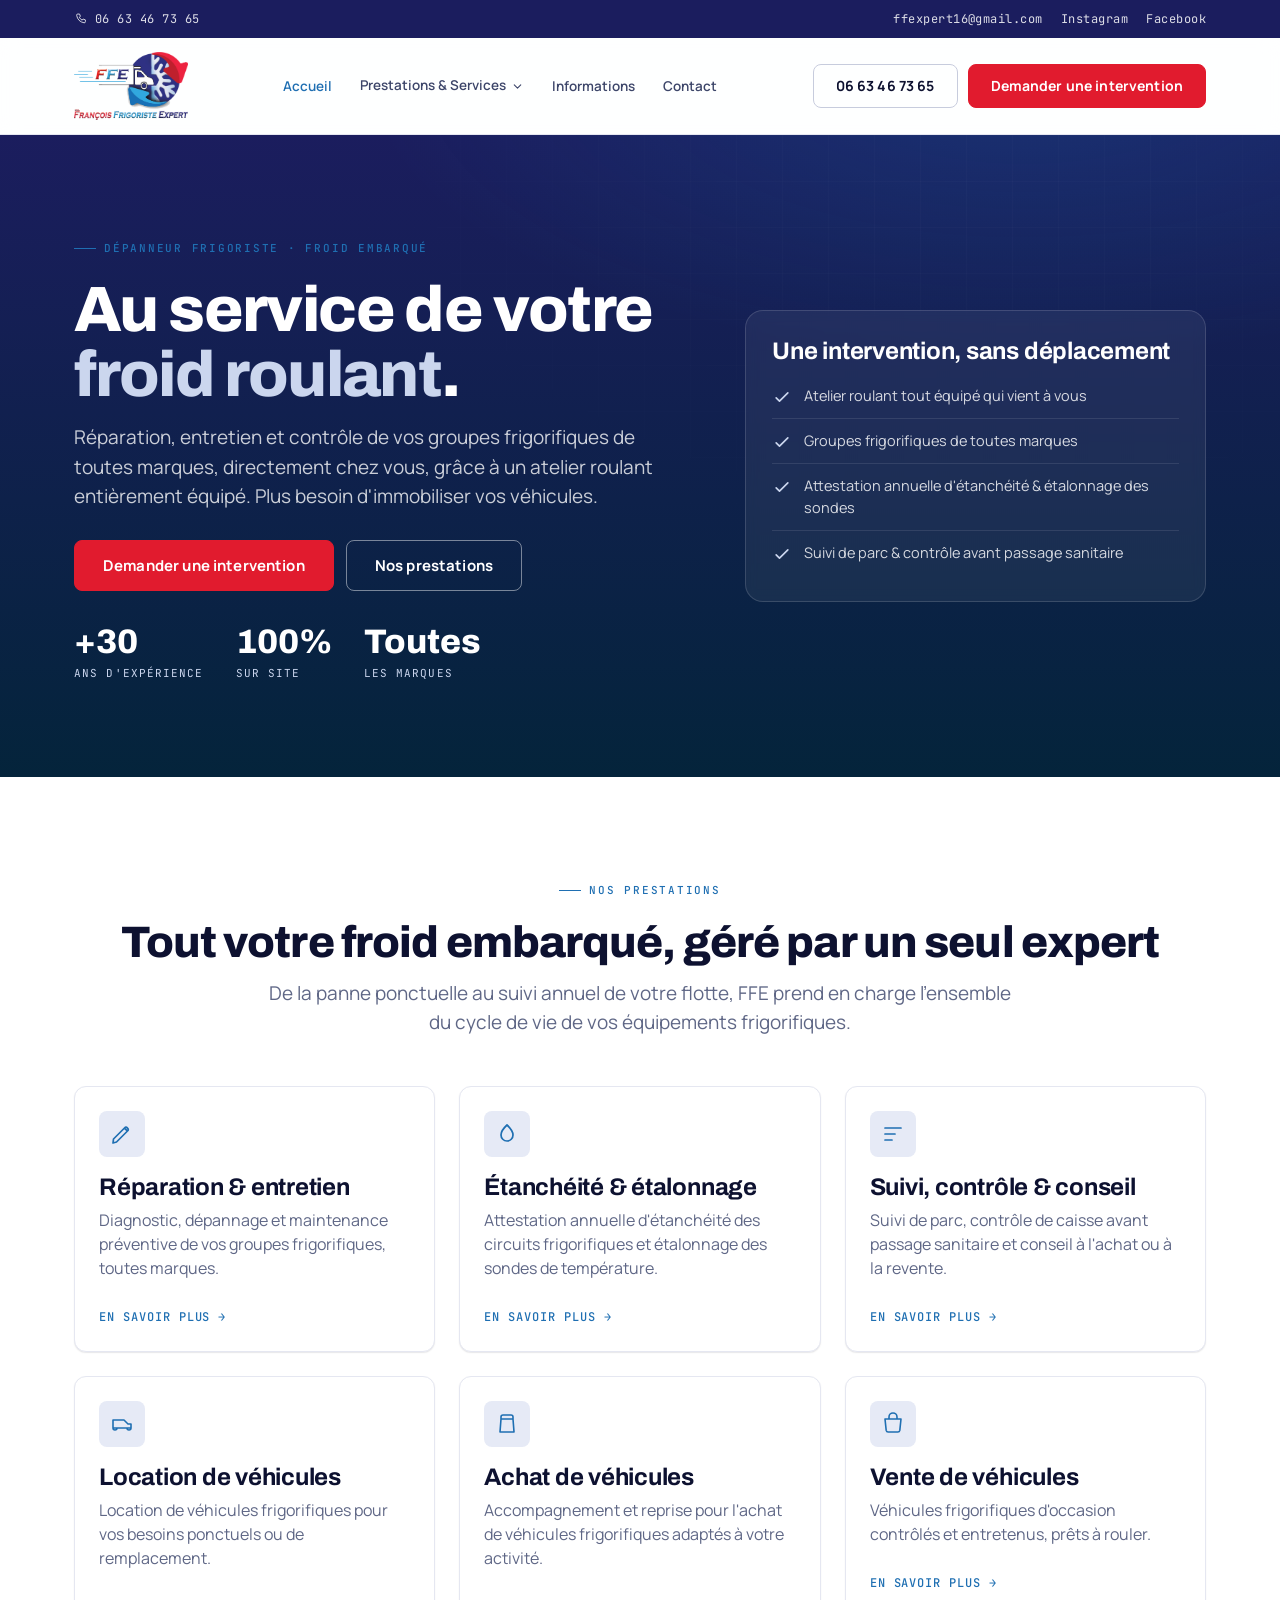
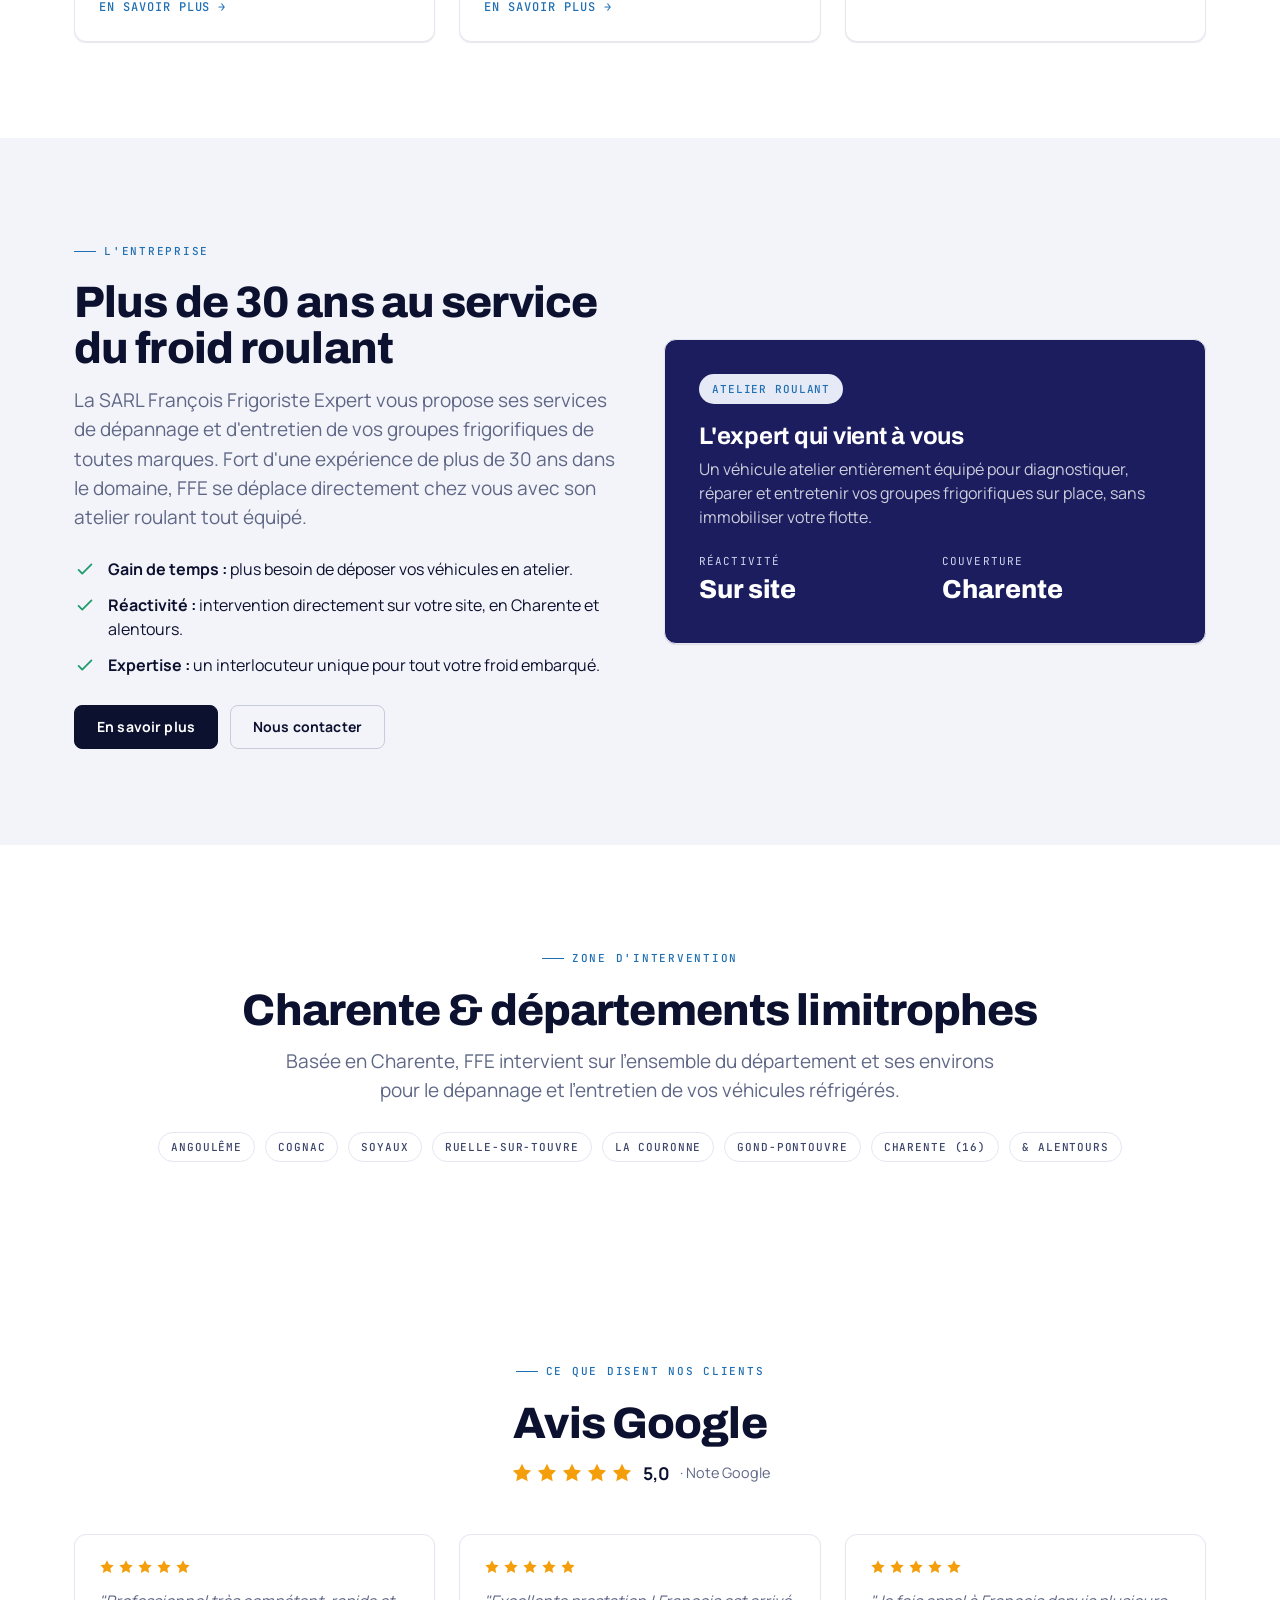
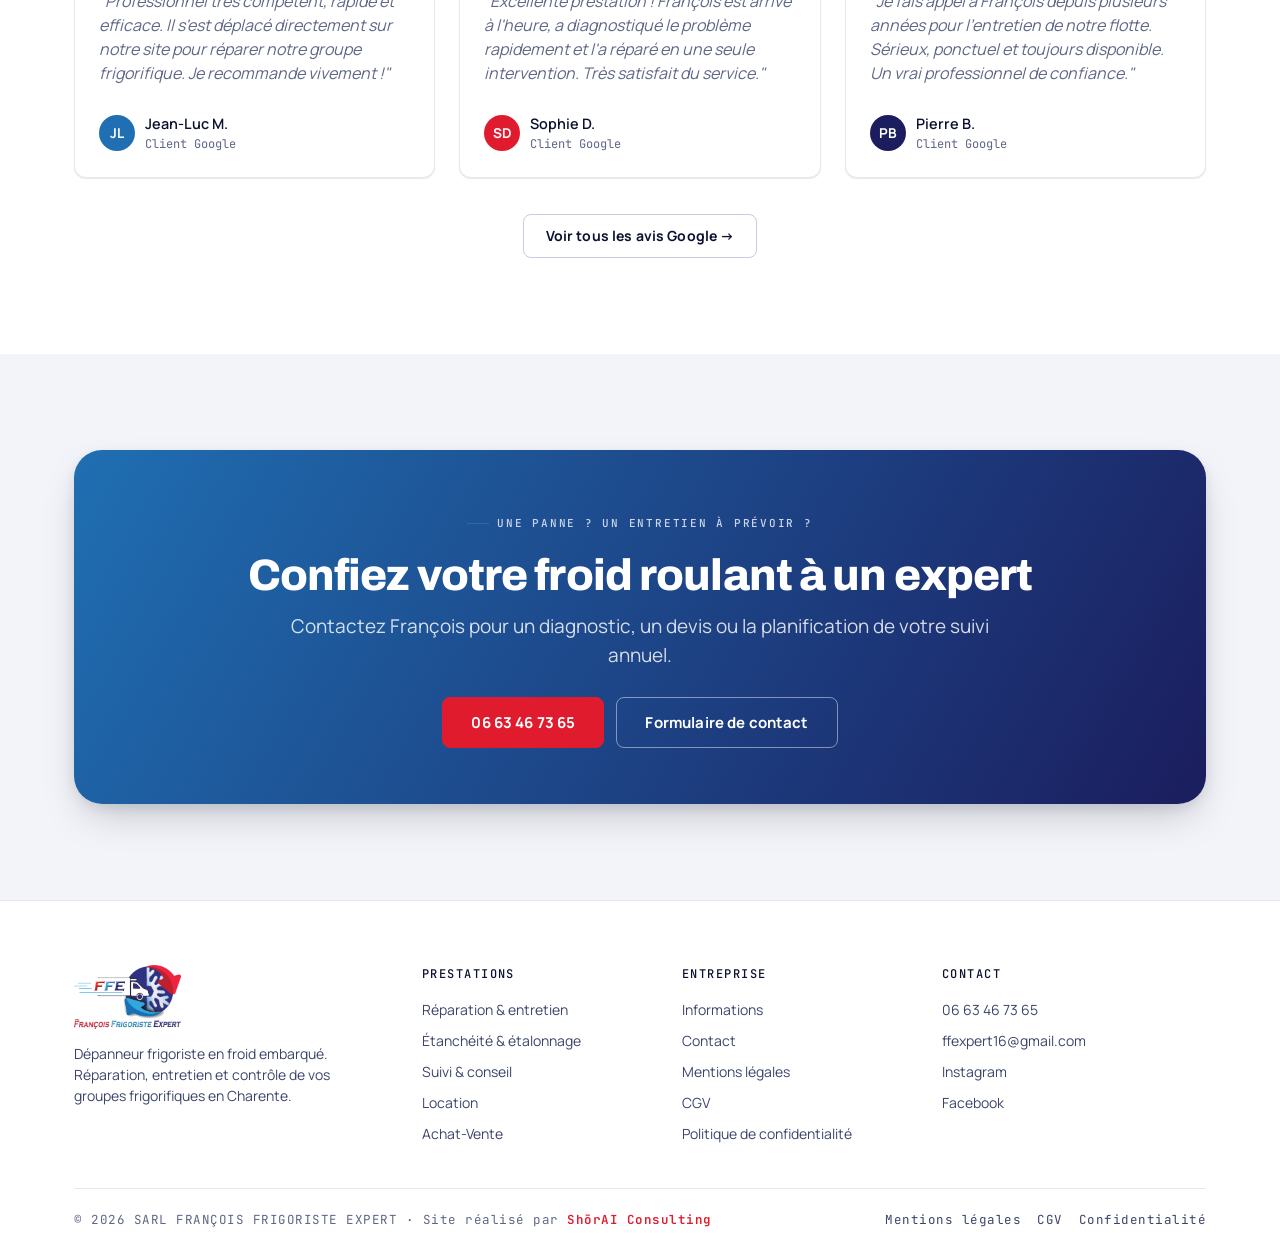
<file: index.html>
<!DOCTYPE html>
<html lang="fr">
<head>
<meta charset="UTF-8">
<meta name="viewport" content="width=device-width, initial-scale=1">
<title>François Frigoriste Expert · Dépannage frigorifique en froid embarqué · Charente</title>
<meta name="description" content="FFE, dépanneur frigoriste en froid roulant en Charente. Réparation, entretien, attestation d'étanchéité, étalonnage, location et vente de véhicules frigorifiques. Atelier roulant, intervention sur site.">
<link rel="preconnect" href="https://fonts.googleapis.com">
<link rel="preconnect" href="https://fonts.gstatic.com" crossorigin>
<link href="https://fonts.googleapis.com/css2?family=Archivo:wght@600;700;800&family=Manrope:wght@400;500;600;700&family=JetBrains+Mono:wght@400;500&display=swap" rel="stylesheet">
<link rel="stylesheet" href="assets/styles.css?v=20261123b">
</head>
<body>

<!-- ===== TOPBAR ===== -->
<div class="topbar">
  <div class="container">
    <a href="tel:0663467365" aria-label="Téléphone">
      <svg viewBox="0 0 24 24" fill="none" width="14" height="14"><path d="M6.5 3.5h3l1.5 4-2 1.5a12 12 0 0 0 5 5l1.5-2 4 1.5v3a2 2 0 0 1-2.2 2A16 16 0 0 1 4.5 5.7 2 2 0 0 1 6.5 3.5Z" stroke="currentColor" stroke-width="1.6" stroke-linejoin="round"/></svg>
      06 63 46 73 65
    </a>
    <div class="tb-social">
      <a href="mailto:ffexpert16@gmail.com">ffexpert16@gmail.com</a>
      <a href="https://www.instagram.com/francoisfrigoristexpert/" target="_blank" rel="noopener">Instagram</a>
      <a href="https://www.facebook.com/p/Francois-Frigoriste-Expert-61557310612587/" target="_blank" rel="noopener">Facebook</a>
    </div>
  </div>
</div>

<!-- ===== HEADER ===== -->
<header class="site-header">
  <div class="container">
    <a href="index.html" class="brand"><img class="ffe-logo" src="assets/logo-ffe.png" alt="François Frigoriste Expert — Logo"></a>
    <nav class="nav" aria-label="Navigation principale">
      <a href="index.html" class="active">Accueil</a>
      <div class="nav-dropdown">
        <button data-dropdown-toggle aria-expanded="false" aria-haspopup="true">
          Prestations &amp; Services
          <svg viewBox="0 0 24 24" fill="none" stroke="currentColor" stroke-width="2" stroke-linecap="round" stroke-linejoin="round"><polyline points="6 9 12 15 18 9"/></svg>
        </button>
        <div class="nav-submenu" role="menu">
          <a href="reparation-entretien.html">Réparation &amp; entretien</a>
          <a href="etancheite-etalonnage.html">Étanchéité &amp; étalonnage</a>
          <a href="suivi-controle-conseil.html">Suivi &amp; conseil</a>
          <a href="location.html">Location</a>
          <a href="achat-vente.html">Achat-Vente</a>
        </div>
      </div>
      <a href="information.html">Informations</a>
      <a href="contact.html">Contact</a>
    </nav>
    <div class="header-cta">
      <a href="tel:0663467365" class="btn btn-ghost">06 63 46 73 65</a>
      <a href="contact.html" class="btn btn-signal">Demander une intervention</a>
      <button class="nav-toggle" data-nav-toggle aria-label="Menu">
        <svg viewBox="0 0 24 24" fill="none"><path d="M4 7h16M4 12h16M4 17h16" stroke="currentColor" stroke-width="1.8" stroke-linecap="round"/></svg>
      </button>
    </div>
  </div>
</header>

<!-- ===== HERO ===== -->
<section class="hero">
  <div class="container">
    <div class="hero-grid">
      <div>
        <span class="eyebrow">Dépanneur frigoriste · froid embarqué</span>
        <h1>Au service de votre <span>froid roulant</span>.</h1>
        <p class="lede">Réparation, entretien et contrôle de vos groupes frigorifiques de toutes marques, directement chez vous, grâce à un atelier roulant entièrement équipé. Plus besoin d'immobiliser vos véhicules.</p>
        <div class="row" style="margin-top:28px">
          <a href="contact.html" class="btn btn-signal btn-lg">Demander une intervention</a>
          <a href="reparation-entretien.html" class="btn btn-ghost btn-lg">Nos prestations</a>
        </div>
        <div class="hero-stats">
          <div class="stat"><div class="n">+30</div><div class="l">ans d'expérience</div></div>
          <div class="stat"><div class="n">100%</div><div class="l">sur site</div></div>
          <div class="stat"><div class="n">Toutes</div><div class="l">les marques</div></div>
        </div>
      </div>
      <aside class="hero-card">
        <h3>Une intervention, sans déplacement</h3>
        <div class="line"><svg viewBox="0 0 24 24" fill="none"><path d="m5 13 4 4L19 7" stroke="currentColor" stroke-width="2" stroke-linecap="round" stroke-linejoin="round"/></svg><span>Atelier roulant tout équipé qui vient à vous</span></div>
        <div class="line"><svg viewBox="0 0 24 24" fill="none"><path d="m5 13 4 4L19 7" stroke="currentColor" stroke-width="2" stroke-linecap="round" stroke-linejoin="round"/></svg><span>Groupes frigorifiques de toutes marques</span></div>
        <div class="line"><svg viewBox="0 0 24 24" fill="none"><path d="m5 13 4 4L19 7" stroke="currentColor" stroke-width="2" stroke-linecap="round" stroke-linejoin="round"/></svg><span>Attestation annuelle d'étanchéité &amp; étalonnage des sondes</span></div>
        <div class="line"><svg viewBox="0 0 24 24" fill="none"><path d="m5 13 4 4L19 7" stroke="currentColor" stroke-width="2" stroke-linecap="round" stroke-linejoin="round"/></svg><span>Suivi de parc &amp; contrôle avant passage sanitaire</span></div>
      </aside>
    </div>
  </div>
</section>

<!-- ===== SERVICES ===== -->
<section class="section section--alt" id="services">
  <div class="container">
    <div class="center" style="margin-bottom:48px">
      <span class="eyebrow">Nos prestations</span>
      <h2>Tout votre froid embarqué, géré par un seul expert</h2>
      <p class="lede">De la panne ponctuelle au suivi annuel de votre flotte, FFE prend en charge l'ensemble du cycle de vie de vos équipements frigorifiques.</p>
    </div>
    <div class="grid grid-3">
      <a class="card card--link" href="reparation-entretien.html">
        <span class="ico"><svg viewBox="0 0 24 24" fill="none"><path d="m14.7 6.3 3 3M3 21l3.5-1 11-11a2.1 2.1 0 0 0-3-3l-11 11L3 21Z" stroke="currentColor" stroke-width="1.7" stroke-linejoin="round"/></svg></span>
        <h3>Réparation &amp; entretien</h3>
        <p class="muted">Diagnostic, dépannage et maintenance préventive de vos groupes frigorifiques, toutes marques.</p>
        <span class="arrow">En savoir plus →</span>
      </a>
      <a class="card card--link" href="etancheite-etalonnage.html">
        <span class="ico"><svg viewBox="0 0 24 24" fill="none"><path d="M12 3s6 5.5 6 10a6 6 0 0 1-12 0c0-4.5 6-10 6-10Z" stroke="currentColor" stroke-width="1.7" stroke-linejoin="round"/></svg></span>
        <h3>Étanchéité &amp; étalonnage</h3>
        <p class="muted">Attestation annuelle d'étanchéité des circuits frigorifiques et étalonnage des sondes de température.</p>
        <span class="arrow">En savoir plus →</span>
      </a>
      <a class="card card--link" href="suivi-controle-conseil.html">
        <span class="ico"><svg viewBox="0 0 24 24" fill="none"><path d="M4 6h16M4 12h10M4 18h7" stroke="currentColor" stroke-width="1.7" stroke-linecap="round"/></svg></span>
        <h3>Suivi, contrôle &amp; conseil</h3>
        <p class="muted">Suivi de parc, contrôle de caisse avant passage sanitaire et conseil à l'achat ou à la revente.</p>
        <span class="arrow">En savoir plus →</span>
      </a>
      <a class="card card--link" href="location.html">
        <span class="ico"><svg viewBox="0 0 24 24" fill="none"><path d="M3 16V8h11l4 4h3v4M3 16h18M7 16a2 2 0 1 1-4 0m18 0a2 2 0 1 1-4 0" stroke="currentColor" stroke-width="1.6" stroke-linejoin="round"/></svg></span>
        <h3>Location de véhicules</h3>
        <p class="muted">Location de véhicules frigorifiques pour vos besoins ponctuels ou de remplacement.</p>
        <span class="arrow">En savoir plus →</span>
      </a>
      <a class="card card--link" href="achat-vente.html#achat">
        <span class="ico"><svg viewBox="0 0 24 24" fill="none"><path d="M6 7V5a2 2 0 0 1 2-2h8a2 2 0 0 1 2 2v2m-12 0h12l1 13H5L6 7Z" stroke="currentColor" stroke-width="1.6" stroke-linejoin="round"/></svg></span>
        <h3>Achat de véhicules</h3>
        <p class="muted">Accompagnement et reprise pour l'achat de véhicules frigorifiques adaptés à votre activité.</p>
        <span class="arrow">En savoir plus →</span>
      </a>
      <a class="card card--link" href="achat-vente.html#vente">
        <span class="ico"><svg viewBox="0 0 24 24" fill="none"><path d="M4 7h16l-1.2 11.4A2 2 0 0 1 16.8 20H7.2a2 2 0 0 1-2-1.6L4 7Zm4 0V5a4 4 0 0 1 8 0v2" stroke="currentColor" stroke-width="1.6" stroke-linejoin="round"/></svg></span>
        <h3>Vente de véhicules</h3>
        <p class="muted">Véhicules frigorifiques d'occasion contrôlés et entretenus, prêts à rouler.</p>
        <span class="arrow">En savoir plus →</span>
      </a>
    </div>
  </div>
</section>

<!-- ===== À PROPOS ===== -->
<section class="section">
  <div class="container">
    <div class="feature-split">
      <div>
        <span class="eyebrow">L'entreprise</span>
        <h2>Plus de 30 ans au service du froid roulant</h2>
        <p class="lede">La SARL François Frigoriste Expert vous propose ses services de dépannage et d'entretien de vos groupes frigorifiques de toutes marques. Fort d'une expérience de plus de 30 ans dans le domaine, FFE se déplace directement chez vous avec son atelier roulant tout équipé.</p>
        <ul class="checklist" style="margin-top:24px">
          <li><svg viewBox="0 0 24 24" fill="none"><path d="m5 13 4 4L19 7" stroke="currentColor" stroke-width="2" stroke-linecap="round" stroke-linejoin="round"/></svg><span><strong>Gain de temps :</strong> plus besoin de déposer vos véhicules en atelier.</span></li>
          <li><svg viewBox="0 0 24 24" fill="none"><path d="m5 13 4 4L19 7" stroke="currentColor" stroke-width="2" stroke-linecap="round" stroke-linejoin="round"/></svg><span><strong>Réactivité :</strong> intervention directement sur votre site, en Charente et alentours.</span></li>
          <li><svg viewBox="0 0 24 24" fill="none"><path d="m5 13 4 4L19 7" stroke="currentColor" stroke-width="2" stroke-linecap="round" stroke-linejoin="round"/></svg><span><strong>Expertise :</strong> un interlocuteur unique pour tout votre froid embarqué.</span></li>
        </ul>
        <div class="row" style="margin-top:28px">
          <a href="information.html" class="btn btn-primary">En savoir plus</a>
          <a href="contact.html" class="btn btn-ghost">Nous contacter</a>
        </div>
      </div>
      <div class="card" style="padding:0;overflow:hidden;background:var(--deep)">
        <div style="padding:34px;color:#fff">
          <span class="badge badge-ice">Atelier roulant</span>
          <h3 style="color:#fff;margin-top:18px">L'expert qui vient à vous</h3>
          <p style="color:rgba(255,255,255,.78)">Un véhicule atelier entièrement équipé pour diagnostiquer, réparer et entretenir vos groupes frigorifiques sur place, sans immobiliser votre flotte.</p>
          <div class="grid grid-2" style="gap:14px;margin-top:24px">
            <div><div class="mono" style="color:var(--ice);font-size:11px;letter-spacing:.1em">RÉACTIVITÉ</div><div style="font-family:Archivo;font-weight:800;font-size:26px">Sur site</div></div>
            <div><div class="mono" style="color:var(--ice);font-size:11px;letter-spacing:.1em">COUVERTURE</div><div style="font-family:Archivo;font-weight:800;font-size:26px">Charente</div></div>
          </div>
        </div>
      </div>
    </div>
  </div>
</section>

<!-- ===== ZONE ===== -->
<section class="section section--alt">
  <div class="container center">
    <span class="eyebrow">Zone d'intervention</span>
    <h2>Charente &amp; départements limitrophes</h2>
    <p class="lede" style="margin-bottom:26px">Basée en Charente, FFE intervient sur l'ensemble du département et ses environs pour le dépannage et l'entretien de vos véhicules réfrigérés.</p>
    <div class="zones" style="justify-content:center">
      <span class="badge">Angoulême</span><span class="badge">Cognac</span><span class="badge">Soyaux</span>
      <span class="badge">Ruelle-sur-Touvre</span><span class="badge">La Couronne</span><span class="badge">Gond-Pontouvre</span>
      <span class="badge">Charente (16)</span><span class="badge">& alentours</span>
    </div>
  </div>
</section>

<!-- ===== AVIS GOOGLE ===== -->
<section class="section section--alt" id="avis">
  <div class="container">
    <div class="center" style="margin-bottom:48px">
      <span class="eyebrow">Ce que disent nos clients</span>
      <h2>Avis Google</h2>
      <div style="display:flex;align-items:center;justify-content:center;gap:10px;margin-top:12px">
        <div style="display:flex;gap:3px">
          <svg viewBox="0 0 24 24" width="22" height="22" fill="#F59E0B"><path d="M12 2l3.09 6.26L22 9.27l-5 4.87 1.18 6.88L12 17.77l-6.18 3.25L7 14.14 2 9.27l6.91-1.01L12 2z"/></svg>
          <svg viewBox="0 0 24 24" width="22" height="22" fill="#F59E0B"><path d="M12 2l3.09 6.26L22 9.27l-5 4.87 1.18 6.88L12 17.77l-6.18 3.25L7 14.14 2 9.27l6.91-1.01L12 2z"/></svg>
          <svg viewBox="0 0 24 24" width="22" height="22" fill="#F59E0B"><path d="M12 2l3.09 6.26L22 9.27l-5 4.87 1.18 6.88L12 17.77l-6.18 3.25L7 14.14 2 9.27l6.91-1.01L12 2z"/></svg>
          <svg viewBox="0 0 24 24" width="22" height="22" fill="#F59E0B"><path d="M12 2l3.09 6.26L22 9.27l-5 4.87 1.18 6.88L12 17.77l-6.18 3.25L7 14.14 2 9.27l6.91-1.01L12 2z"/></svg>
          <svg viewBox="0 0 24 24" width="22" height="22" fill="#F59E0B"><path d="M12 2l3.09 6.26L22 9.27l-5 4.87 1.18 6.88L12 17.77l-6.18 3.25L7 14.14 2 9.27l6.91-1.01L12 2z"/></svg>
        </div>
        <span style="font-weight:700;font-size:1.1rem">5,0</span>
        <span class="muted" style="font-size:.9rem">· Note Google</span>
      </div>
    </div>
    <div class="grid grid-3">

      <div class="card" style="display:flex;flex-direction:column;gap:14px">
        <div style="display:flex;gap:3px">
          <svg viewBox="0 0 24 24" width="16" height="16" fill="#F59E0B"><path d="M12 2l3.09 6.26L22 9.27l-5 4.87 1.18 6.88L12 17.77l-6.18 3.25L7 14.14 2 9.27l6.91-1.01L12 2z"/></svg>
          <svg viewBox="0 0 24 24" width="16" height="16" fill="#F59E0B"><path d="M12 2l3.09 6.26L22 9.27l-5 4.87 1.18 6.88L12 17.77l-6.18 3.25L7 14.14 2 9.27l6.91-1.01L12 2z"/></svg>
          <svg viewBox="0 0 24 24" width="16" height="16" fill="#F59E0B"><path d="M12 2l3.09 6.26L22 9.27l-5 4.87 1.18 6.88L12 17.77l-6.18 3.25L7 14.14 2 9.27l6.91-1.01L12 2z"/></svg>
          <svg viewBox="0 0 24 24" width="16" height="16" fill="#F59E0B"><path d="M12 2l3.09 6.26L22 9.27l-5 4.87 1.18 6.88L12 17.77l-6.18 3.25L7 14.14 2 9.27l6.91-1.01L12 2z"/></svg>
          <svg viewBox="0 0 24 24" width="16" height="16" fill="#F59E0B"><path d="M12 2l3.09 6.26L22 9.27l-5 4.87 1.18 6.88L12 17.77l-6.18 3.25L7 14.14 2 9.27l6.91-1.01L12 2z"/></svg>
        </div>
        <p class="muted" style="font-style:italic;flex:1">"Professionnel très compétent, rapide et efficace. Il s'est déplacé directement sur notre site pour réparer notre groupe frigorifique. Je recommande vivement !"</p>
        <div style="display:flex;align-items:center;gap:10px">
          <div style="width:36px;height:36px;border-radius:50%;background:var(--glacier);display:flex;align-items:center;justify-content:center;color:#fff;font-weight:700;font-size:.85rem">JL</div>
          <div><div style="font-weight:600;font-size:.9rem">Jean-Luc M.</div><div class="mono muted" style="font-size:.75rem">Client Google</div></div>
        </div>
      </div>

      <div class="card" style="display:flex;flex-direction:column;gap:14px">
        <div style="display:flex;gap:3px">
          <svg viewBox="0 0 24 24" width="16" height="16" fill="#F59E0B"><path d="M12 2l3.09 6.26L22 9.27l-5 4.87 1.18 6.88L12 17.77l-6.18 3.25L7 14.14 2 9.27l6.91-1.01L12 2z"/></svg>
          <svg viewBox="0 0 24 24" width="16" height="16" fill="#F59E0B"><path d="M12 2l3.09 6.26L22 9.27l-5 4.87 1.18 6.88L12 17.77l-6.18 3.25L7 14.14 2 9.27l6.91-1.01L12 2z"/></svg>
          <svg viewBox="0 0 24 24" width="16" height="16" fill="#F59E0B"><path d="M12 2l3.09 6.26L22 9.27l-5 4.87 1.18 6.88L12 17.77l-6.18 3.25L7 14.14 2 9.27l6.91-1.01L12 2z"/></svg>
          <svg viewBox="0 0 24 24" width="16" height="16" fill="#F59E0B"><path d="M12 2l3.09 6.26L22 9.27l-5 4.87 1.18 6.88L12 17.77l-6.18 3.25L7 14.14 2 9.27l6.91-1.01L12 2z"/></svg>
          <svg viewBox="0 0 24 24" width="16" height="16" fill="#F59E0B"><path d="M12 2l3.09 6.26L22 9.27l-5 4.87 1.18 6.88L12 17.77l-6.18 3.25L7 14.14 2 9.27l6.91-1.01L12 2z"/></svg>
        </div>
        <p class="muted" style="font-style:italic;flex:1">"Excellente prestation ! François est arrivé à l'heure, a diagnostiqué le problème rapidement et l'a réparé en une seule intervention. Très satisfait du service."</p>
        <div style="display:flex;align-items:center;gap:10px">
          <div style="width:36px;height:36px;border-radius:50%;background:var(--signal);display:flex;align-items:center;justify-content:center;color:#fff;font-weight:700;font-size:.85rem">SD</div>
          <div><div style="font-weight:600;font-size:.9rem">Sophie D.</div><div class="mono muted" style="font-size:.75rem">Client Google</div></div>
        </div>
      </div>

      <div class="card" style="display:flex;flex-direction:column;gap:14px">
        <div style="display:flex;gap:3px">
          <svg viewBox="0 0 24 24" width="16" height="16" fill="#F59E0B"><path d="M12 2l3.09 6.26L22 9.27l-5 4.87 1.18 6.88L12 17.77l-6.18 3.25L7 14.14 2 9.27l6.91-1.01L12 2z"/></svg>
          <svg viewBox="0 0 24 24" width="16" height="16" fill="#F59E0B"><path d="M12 2l3.09 6.26L22 9.27l-5 4.87 1.18 6.88L12 17.77l-6.18 3.25L7 14.14 2 9.27l6.91-1.01L12 2z"/></svg>
          <svg viewBox="0 0 24 24" width="16" height="16" fill="#F59E0B"><path d="M12 2l3.09 6.26L22 9.27l-5 4.87 1.18 6.88L12 17.77l-6.18 3.25L7 14.14 2 9.27l6.91-1.01L12 2z"/></svg>
          <svg viewBox="0 0 24 24" width="16" height="16" fill="#F59E0B"><path d="M12 2l3.09 6.26L22 9.27l-5 4.87 1.18 6.88L12 17.77l-6.18 3.25L7 14.14 2 9.27l6.91-1.01L12 2z"/></svg>
          <svg viewBox="0 0 24 24" width="16" height="16" fill="#F59E0B"><path d="M12 2l3.09 6.26L22 9.27l-5 4.87 1.18 6.88L12 17.77l-6.18 3.25L7 14.14 2 9.27l6.91-1.01L12 2z"/></svg>
        </div>
        <p class="muted" style="font-style:italic;flex:1">"Je fais appel à François depuis plusieurs années pour l'entretien de notre flotte. Sérieux, ponctuel et toujours disponible. Un vrai professionnel de confiance."</p>
        <div style="display:flex;align-items:center;gap:10px">
          <div style="width:36px;height:36px;border-radius:50%;background:var(--deep);display:flex;align-items:center;justify-content:center;color:#fff;font-weight:700;font-size:.85rem">PB</div>
          <div><div style="font-weight:600;font-size:.9rem">Pierre B.</div><div class="mono muted" style="font-size:.75rem">Client Google</div></div>
        </div>
      </div>

    </div>
    <div class="center" style="margin-top:36px">
      <a href="https://www.google.com/maps/search/SARL+FRANCOIS+FRIGORISTE+EXPERT" target="_blank" rel="noopener" class="btn btn-ghost">Voir tous les avis Google →</a>
    </div>
  </div>
</section>

<!-- ===== CTA ===== -->
<section class="section">
  <div class="container">
    <div class="cta-band">
      <span class="eyebrow" style="color:var(--ice)">Une panne ? Un entretien à prévoir ?</span>
      <h2>Confiez votre froid roulant à un expert</h2>
      <p class="lede">Contactez François pour un diagnostic, un devis ou la planification de votre suivi annuel.</p>
      <div class="row" style="justify-content:center;margin-top:26px">
        <a href="tel:0663467365" class="btn btn-signal btn-lg">06 63 46 73 65</a>
        <a href="contact.html" class="btn btn-ghost btn-lg">Formulaire de contact</a>
      </div>
    </div>
  </div>
</section>

<!-- ===== FOOTER ===== -->
<footer class="site-footer">
  <div class="container">
    <div class="footer-grid">
      <div>
        <div class="brand" style="margin-bottom:14px"><img class="ffe-logo" src="assets/logo-ffe.png" alt="François Frigoriste Expert — Logo"></div>
        <p style="max-width:34ch">Dépanneur frigoriste en froid embarqué. Réparation, entretien et contrôle de vos groupes frigorifiques en Charente.</p>
      </div>
      <div>
        <h4>Prestations</h4>
        <ul>
          <li><a href="reparation-entretien.html">Réparation &amp; entretien</a></li>
          <li><a href="etancheite-etalonnage.html">Étanchéité &amp; étalonnage</a></li>
          <li><a href="suivi-controle-conseil.html">Suivi &amp; conseil</a></li>
          <li><a href="location.html">Location</a></li>
        <li><a href="achat-vente.html">Achat-Vente</a></li>
        </ul>
      </div>
      <div>
        <h4>Entreprise</h4>
        <ul>
          <li><a href="information.html">Informations</a></li>
          <li><a href="contact.html">Contact</a></li>
          <li><a href="mentions-legales.html">Mentions légales</a></li>
          <li><a href="cgv.html">CGV</a></li>
          <li><a href="politique-confidentialite.html">Politique de confidentialité</a></li>
        </ul>
      </div>
      <div>
        <h4>Contact</h4>
        <ul>
          <li><a href="tel:0663467365">06 63 46 73 65</a></li>
          <li><a href="mailto:ffexpert16@gmail.com">ffexpert16@gmail.com</a></li>
          <li><a href="https://www.instagram.com/francoisfrigoristexpert/" target="_blank" rel="noopener">Instagram</a></li>
          <li><a href="https://www.facebook.com/p/Francois-Frigoriste-Expert-61557310612587/" target="_blank" rel="noopener">Facebook</a></li>
        </ul>
      </div>
    </div>
    <div class="footer-bottom">
      <span class="mono">© <span data-year>2026</span> SARL FRANÇOIS FRIGORISTE EXPERT · Site réalisé par <a href="https://www.shorai-group.com" target="_blank" rel="noopener" style="color:#E11B2E;font-weight:600">ShōrAI Consulting</a></span>
      <div class="mono" style="display:flex;gap:16px;flex-wrap:wrap">
        <a href="mentions-legales.html">Mentions légales</a>
        <a href="cgv.html">CGV</a>
        <a href="politique-confidentialite.html">Confidentialité</a>
      </div>
    </div>
  </div>
</footer>

<script src="assets/site.js"></script>
</body>
</html>
</file>
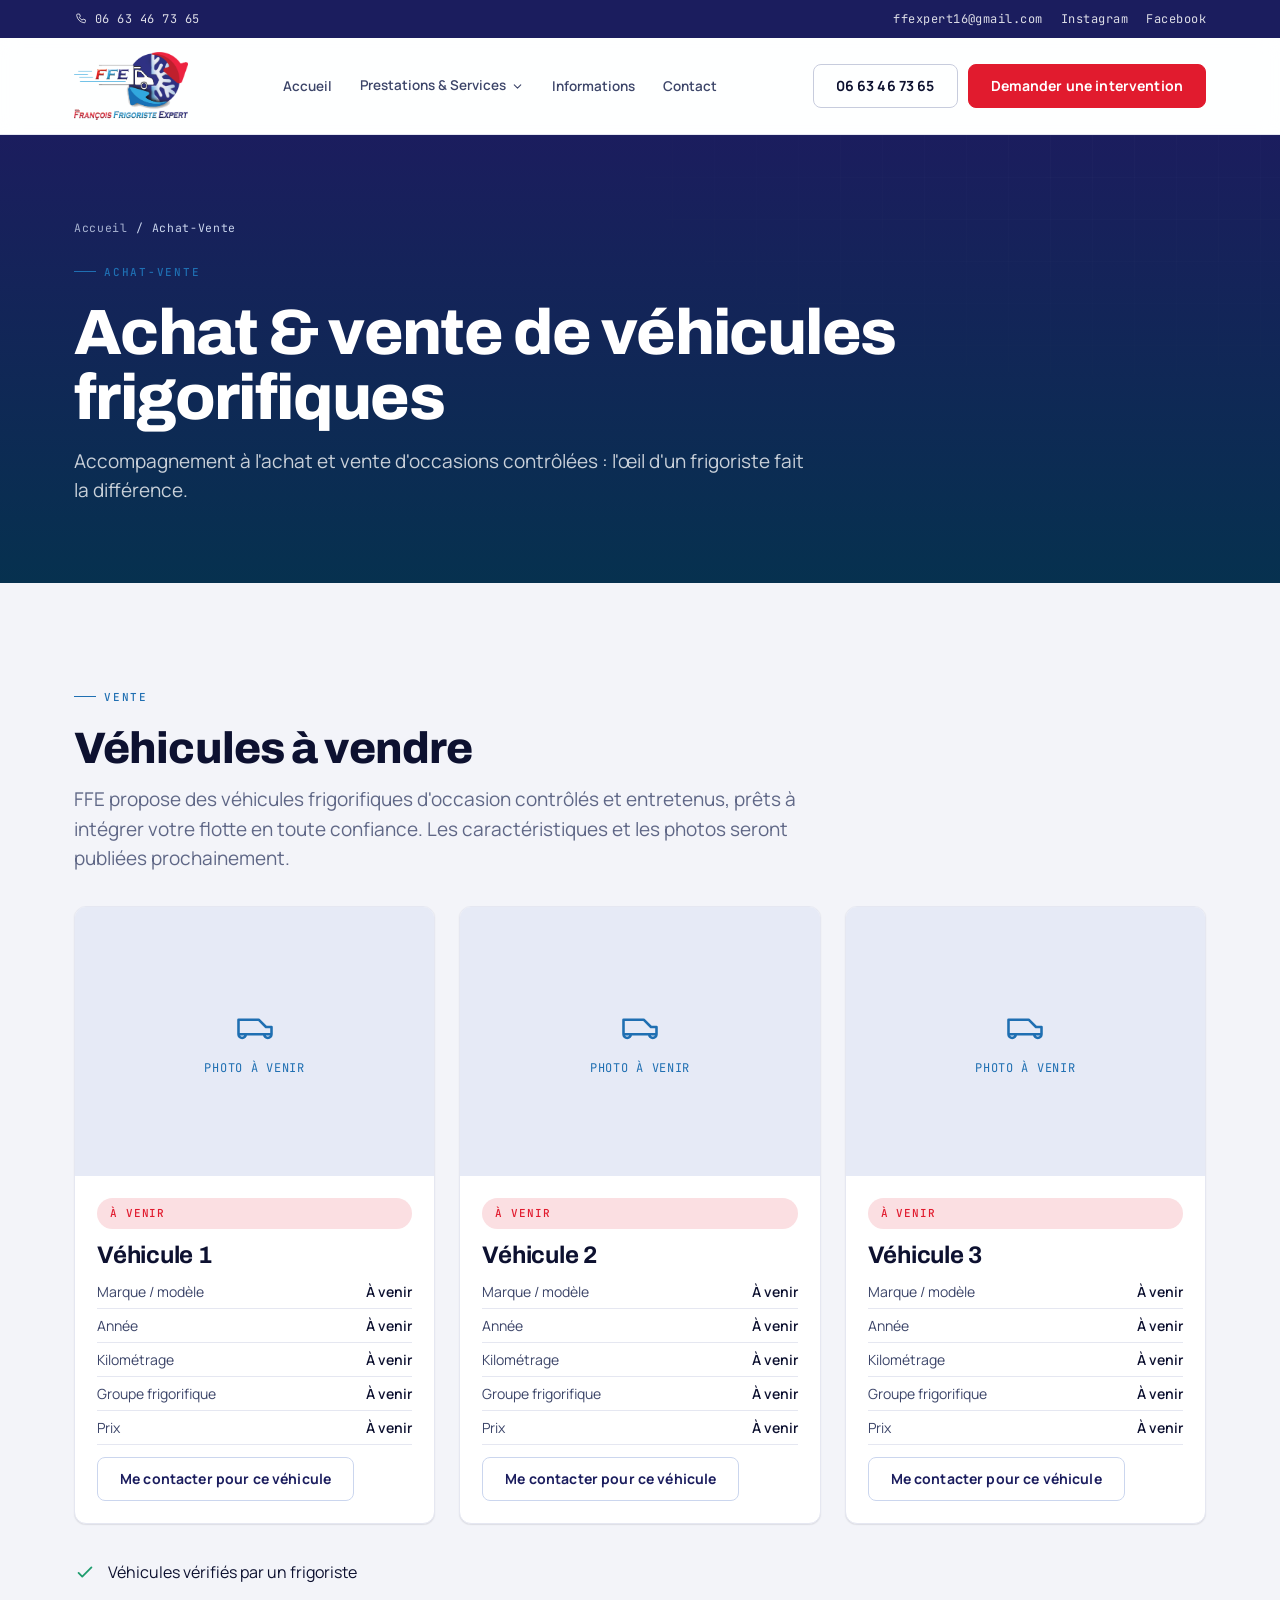
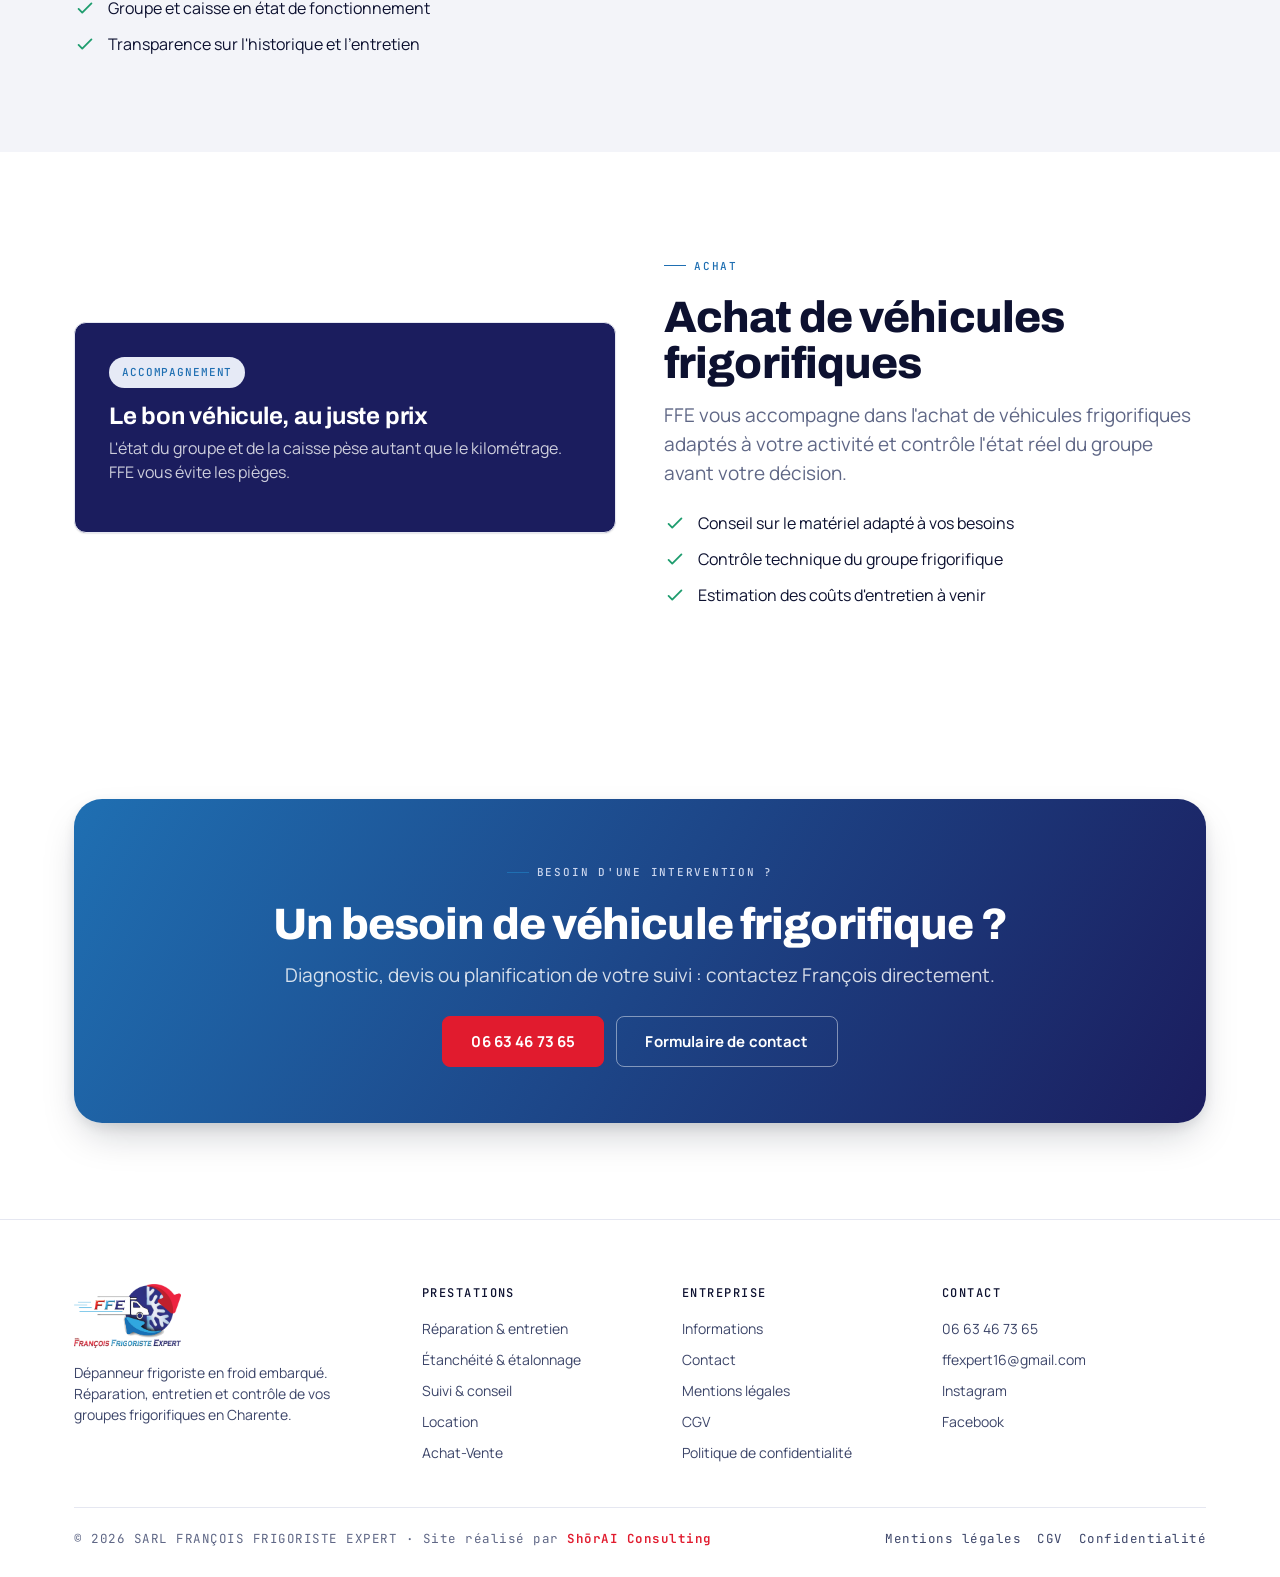
<file: achat-vente.html>
<!DOCTYPE html>
<html lang="fr">
<head>
<meta charset="UTF-8">
<meta name="viewport" content="width=device-width, initial-scale=1">
<title>Achat et vente de véhicules frigorifiques · FFE Charente</title>
<meta name="description" content="Achat et vente de véhicules frigorifiques d'occasion contrôlés en Charente, avec l'expertise d'un frigoriste : François Frigoriste Expert.">
<link rel="preconnect" href="https://fonts.googleapis.com">
<link rel="preconnect" href="https://fonts.gstatic.com" crossorigin>
<link href="https://fonts.googleapis.com/css2?family=Archivo:wght@600;700;800&family=Manrope:wght@400;500;600;700&family=JetBrains+Mono:wght@400;500&display=swap" rel="stylesheet">
<link rel="stylesheet" href="assets/styles.css?v=20261123b">
</head>
<body>
<div class="topbar">
  <div class="container">
    <a href="tel:0663467365"><svg viewBox="0 0 24 24" fill="none" width="14" height="14"><path d="M6.5 3.5h3l1.5 4-2 1.5a12 12 0 0 0 5 5l1.5-2 4 1.5v3a2 2 0 0 1-2.2 2A16 16 0 0 1 4.5 5.7 2 2 0 0 1 6.5 3.5Z" stroke="currentColor" stroke-width="1.6" stroke-linejoin="round"/></svg>06 63 46 73 65</a>
    <div class="tb-social">
      <a href="mailto:ffexpert16@gmail.com">ffexpert16@gmail.com</a>
      <a href="https://www.instagram.com/francoisfrigoristexpert/" target="_blank" rel="noopener">Instagram</a>
      <a href="https://www.facebook.com/p/Francois-Frigoriste-Expert-61557310612587/" target="_blank" rel="noopener">Facebook</a>
    </div>
  </div>
</div>
<header class="site-header">
  <div class="container">
    <a href="index.html" class="brand"><img class="ffe-logo" src="assets/logo-ffe.png" alt="François Frigoriste Expert — Logo"></a>
    <nav class="nav" aria-label="Navigation principale">
      <a href="index.html">Accueil</a>
      <div class="nav-dropdown">
        <button data-dropdown-toggle aria-expanded="false" aria-haspopup="true">
          Prestations &amp; Services
          <svg viewBox="0 0 24 24" fill="none" stroke="currentColor" stroke-width="2" stroke-linecap="round" stroke-linejoin="round"><polyline points="6 9 12 15 18 9"/></svg>
        </button>
        <div class="nav-submenu" role="menu">
          <a href="reparation-entretien.html">Réparation &amp; entretien</a>
          <a href="etancheite-etalonnage.html">Étanchéité &amp; étalonnage</a>
          <a href="suivi-controle-conseil.html">Suivi &amp; conseil</a>
          <a href="location.html">Location</a>
          <a href="achat-vente.html" class="active">Achat-Vente</a>
        </div>
      </div>
      <a href="information.html">Informations</a>
      <a href="contact.html">Contact</a>
    </nav>
    <div class="header-cta">
      <a href="tel:0663467365" class="btn btn-ghost">06 63 46 73 65</a>
      <a href="contact.html" class="btn btn-signal">Demander une intervention</a>
      <button class="nav-toggle" data-nav-toggle aria-label="Menu"><svg viewBox="0 0 24 24" fill="none"><path d="M4 7h16M4 12h16M4 17h16" stroke="currentColor" stroke-width="1.8" stroke-linecap="round"/></svg></button>
    </div>
  </div>
</header>
<section class="page-head">
  <div class="container">
    <div class="breadcrumb"><a href="index.html">Accueil</a> <span>/</span> Achat-Vente</div>
    <span class="eyebrow">Achat-Vente</span>
    <h1>Achat &amp; vente de véhicules frigorifiques</h1>
    <p class="lede">Accompagnement à l'achat et vente d'occasions contrôlées : l'œil d'un frigoriste fait la différence.</p>
  </div>
</section>
<section class="section" id="vente">
  <div class="container">
    <span class="eyebrow">Vente</span>
    <h2>Véhicules à vendre</h2>
    <p class="lede" style="margin-bottom:32px">FFE propose des véhicules frigorifiques d'occasion contrôlés et entretenus, prêts à intégrer votre flotte en toute confiance. Les caractéristiques et les photos seront publiées prochainement.</p>
    <div class="vehicle-grid">
      <article class="vehicle-card">
        <div class="vehicle-photo"><svg viewBox="0 0 24 24" fill="none" width="44" height="44"><path d="M3 16V8h11l4 4h3v4M3 16h18M7 16a2 2 0 1 1-4 0m18 0a2 2 0 1 1-4 0" stroke="currentColor" stroke-width="1.4" stroke-linejoin="round"/></svg><span>Photo à venir</span></div>
        <div class="vehicle-body">
          <span class="badge badge-signal">À venir</span>
          <h3>Véhicule 1</h3>
          <dl class="vehicle-specs">
            <div><dt>Marque / modèle</dt><dd>À venir</dd></div>
            <div><dt>Année</dt><dd>À venir</dd></div>
            <div><dt>Kilométrage</dt><dd>À venir</dd></div>
            <div><dt>Groupe frigorifique</dt><dd>À venir</dd></div>
            <div><dt>Prix</dt><dd>À venir</dd></div>
          </dl>
          <a href="contact.html" class="btn btn-ghost-dark">Me contacter pour ce véhicule</a>
        </div>
      </article>
      <article class="vehicle-card">
        <div class="vehicle-photo"><svg viewBox="0 0 24 24" fill="none" width="44" height="44"><path d="M3 16V8h11l4 4h3v4M3 16h18M7 16a2 2 0 1 1-4 0m18 0a2 2 0 1 1-4 0" stroke="currentColor" stroke-width="1.4" stroke-linejoin="round"/></svg><span>Photo à venir</span></div>
        <div class="vehicle-body">
          <span class="badge badge-signal">À venir</span>
          <h3>Véhicule 2</h3>
          <dl class="vehicle-specs">
            <div><dt>Marque / modèle</dt><dd>À venir</dd></div>
            <div><dt>Année</dt><dd>À venir</dd></div>
            <div><dt>Kilométrage</dt><dd>À venir</dd></div>
            <div><dt>Groupe frigorifique</dt><dd>À venir</dd></div>
            <div><dt>Prix</dt><dd>À venir</dd></div>
          </dl>
          <a href="contact.html" class="btn btn-ghost-dark">Me contacter pour ce véhicule</a>
        </div>
      </article>
      <article class="vehicle-card">
        <div class="vehicle-photo"><svg viewBox="0 0 24 24" fill="none" width="44" height="44"><path d="M3 16V8h11l4 4h3v4M3 16h18M7 16a2 2 0 1 1-4 0m18 0a2 2 0 1 1-4 0" stroke="currentColor" stroke-width="1.4" stroke-linejoin="round"/></svg><span>Photo à venir</span></div>
        <div class="vehicle-body">
          <span class="badge badge-signal">À venir</span>
          <h3>Véhicule 3</h3>
          <dl class="vehicle-specs">
            <div><dt>Marque / modèle</dt><dd>À venir</dd></div>
            <div><dt>Année</dt><dd>À venir</dd></div>
            <div><dt>Kilométrage</dt><dd>À venir</dd></div>
            <div><dt>Groupe frigorifique</dt><dd>À venir</dd></div>
            <div><dt>Prix</dt><dd>À venir</dd></div>
          </dl>
          <a href="contact.html" class="btn btn-ghost-dark">Me contacter pour ce véhicule</a>
        </div>
      </article>
    </div>
    <ul class="checklist" style="margin-top:36px">
      <li><svg viewBox="0 0 24 24" fill="none"><path d="m5 13 4 4L19 7" stroke="currentColor" stroke-width="2" stroke-linecap="round" stroke-linejoin="round"/></svg><span>Véhicules vérifiés par un frigoriste</span></li>
      <li><svg viewBox="0 0 24 24" fill="none"><path d="m5 13 4 4L19 7" stroke="currentColor" stroke-width="2" stroke-linecap="round" stroke-linejoin="round"/></svg><span>Groupe et caisse en état de fonctionnement</span></li>
      <li><svg viewBox="0 0 24 24" fill="none"><path d="m5 13 4 4L19 7" stroke="currentColor" stroke-width="2" stroke-linecap="round" stroke-linejoin="round"/></svg><span>Transparence sur l'historique et l'entretien</span></li>
    </ul>
  </div>
</section>
<section class="section section--alt" id="achat">
  <div class="container"><div class="feature-split">
    <div class="card" style="background:var(--deep);color:#fff;padding:34px">
      <span class="badge badge-ice">Accompagnement</span>
      <h3 style="color:#fff;margin-top:14px">Le bon véhicule, au juste prix</h3>
      <p style="color:rgba(255,255,255,.78)">L'état du groupe et de la caisse pèse autant que le kilométrage. FFE vous évite les pièges.</p>
    </div>
    <div>
      <span class="eyebrow">Achat</span>
      <h2>Achat de véhicules frigorifiques</h2>
      <p class="lede">FFE vous accompagne dans l'achat de véhicules frigorifiques adaptés à votre activité et contrôle l'état réel du groupe avant votre décision.</p>
      <ul class="checklist" style="margin-top:22px">
        <li><svg viewBox="0 0 24 24" fill="none"><path d="m5 13 4 4L19 7" stroke="currentColor" stroke-width="2" stroke-linecap="round" stroke-linejoin="round"/></svg><span>Conseil sur le matériel adapté à vos besoins</span></li>
        <li><svg viewBox="0 0 24 24" fill="none"><path d="m5 13 4 4L19 7" stroke="currentColor" stroke-width="2" stroke-linecap="round" stroke-linejoin="round"/></svg><span>Contrôle technique du groupe frigorifique</span></li>
        <li><svg viewBox="0 0 24 24" fill="none"><path d="m5 13 4 4L19 7" stroke="currentColor" stroke-width="2" stroke-linecap="round" stroke-linejoin="round"/></svg><span>Estimation des coûts d'entretien à venir</span></li>
      </ul>
    </div>
  </div></div>
</section>
<section class="section section--alt">
  <div class="container"><div class="cta-band">
    <span class="eyebrow" style="color:var(--ice)">Besoin d'une intervention ?</span>
    <h2>Un besoin de véhicule frigorifique ?</h2><p class="lede">Diagnostic, devis ou planification de votre suivi : contactez François directement.</p>
    <div class="row" style="justify-content:center;margin-top:26px">
      <a href="tel:0663467365" class="btn btn-signal btn-lg">06 63 46 73 65</a>
      <a href="contact.html" class="btn btn-ghost btn-lg">Formulaire de contact</a>
    </div>
  </div></div>
</section>
<footer class="site-footer">
  <div class="container">
    <div class="footer-grid">
      <div>
        <div class="brand" style="margin-bottom:14px"><img class="ffe-logo" src="assets/logo-ffe.png" alt="François Frigoriste Expert — Logo"></div>
        <p style="max-width:34ch">Dépanneur frigoriste en froid embarqué. Réparation, entretien et contrôle de vos groupes frigorifiques en Charente.</p>
      </div>
      <div><h4>Prestations</h4><ul>
        <li><a href="reparation-entretien.html">Réparation &amp; entretien</a></li>
        <li><a href="etancheite-etalonnage.html">Étanchéité &amp; étalonnage</a></li>
        <li><a href="suivi-controle-conseil.html">Suivi &amp; conseil</a></li>
        <li><a href="location.html">Location</a></li>
        <li><a href="achat-vente.html">Achat-Vente</a></li>
      </ul></div>
      <div><h4>Entreprise</h4><ul>
        <li><a href="information.html">Informations</a></li>
        <li><a href="contact.html">Contact</a></li>
        <li><a href="mentions-legales.html">Mentions légales</a></li>
        <li><a href="cgv.html">CGV</a></li>
        <li><a href="politique-confidentialite.html">Politique de confidentialité</a></li>
      </ul></div>
      <div><h4>Contact</h4><ul>
        <li><a href="tel:0663467365">06 63 46 73 65</a></li>
        <li><a href="mailto:ffexpert16@gmail.com">ffexpert16@gmail.com</a></li>
        <li><a href="https://www.instagram.com/francoisfrigoristexpert/" target="_blank" rel="noopener">Instagram</a></li>
        <li><a href="https://www.facebook.com/p/Francois-Frigoriste-Expert-61557310612587/" target="_blank" rel="noopener">Facebook</a></li>
      </ul></div>
    </div>
    <div class="footer-bottom">
      <span class="mono">© <span data-year>2026</span> SARL FRANÇOIS FRIGORISTE EXPERT · Site réalisé par <a href="https://www.shorai-group.com" target="_blank" rel="noopener" style="color:#E11B2E;font-weight:600">ShōrAI Consulting</a></span>
      <div class="mono" style="display:flex;gap:16px;flex-wrap:wrap"><a href="mentions-legales.html">Mentions légales</a><a href="cgv.html">CGV</a><a href="politique-confidentialite.html">Confidentialité</a></div>
    </div>
  </div>
</footer>
<script src="assets/site.js"></script>
</body>
</html>
</file>
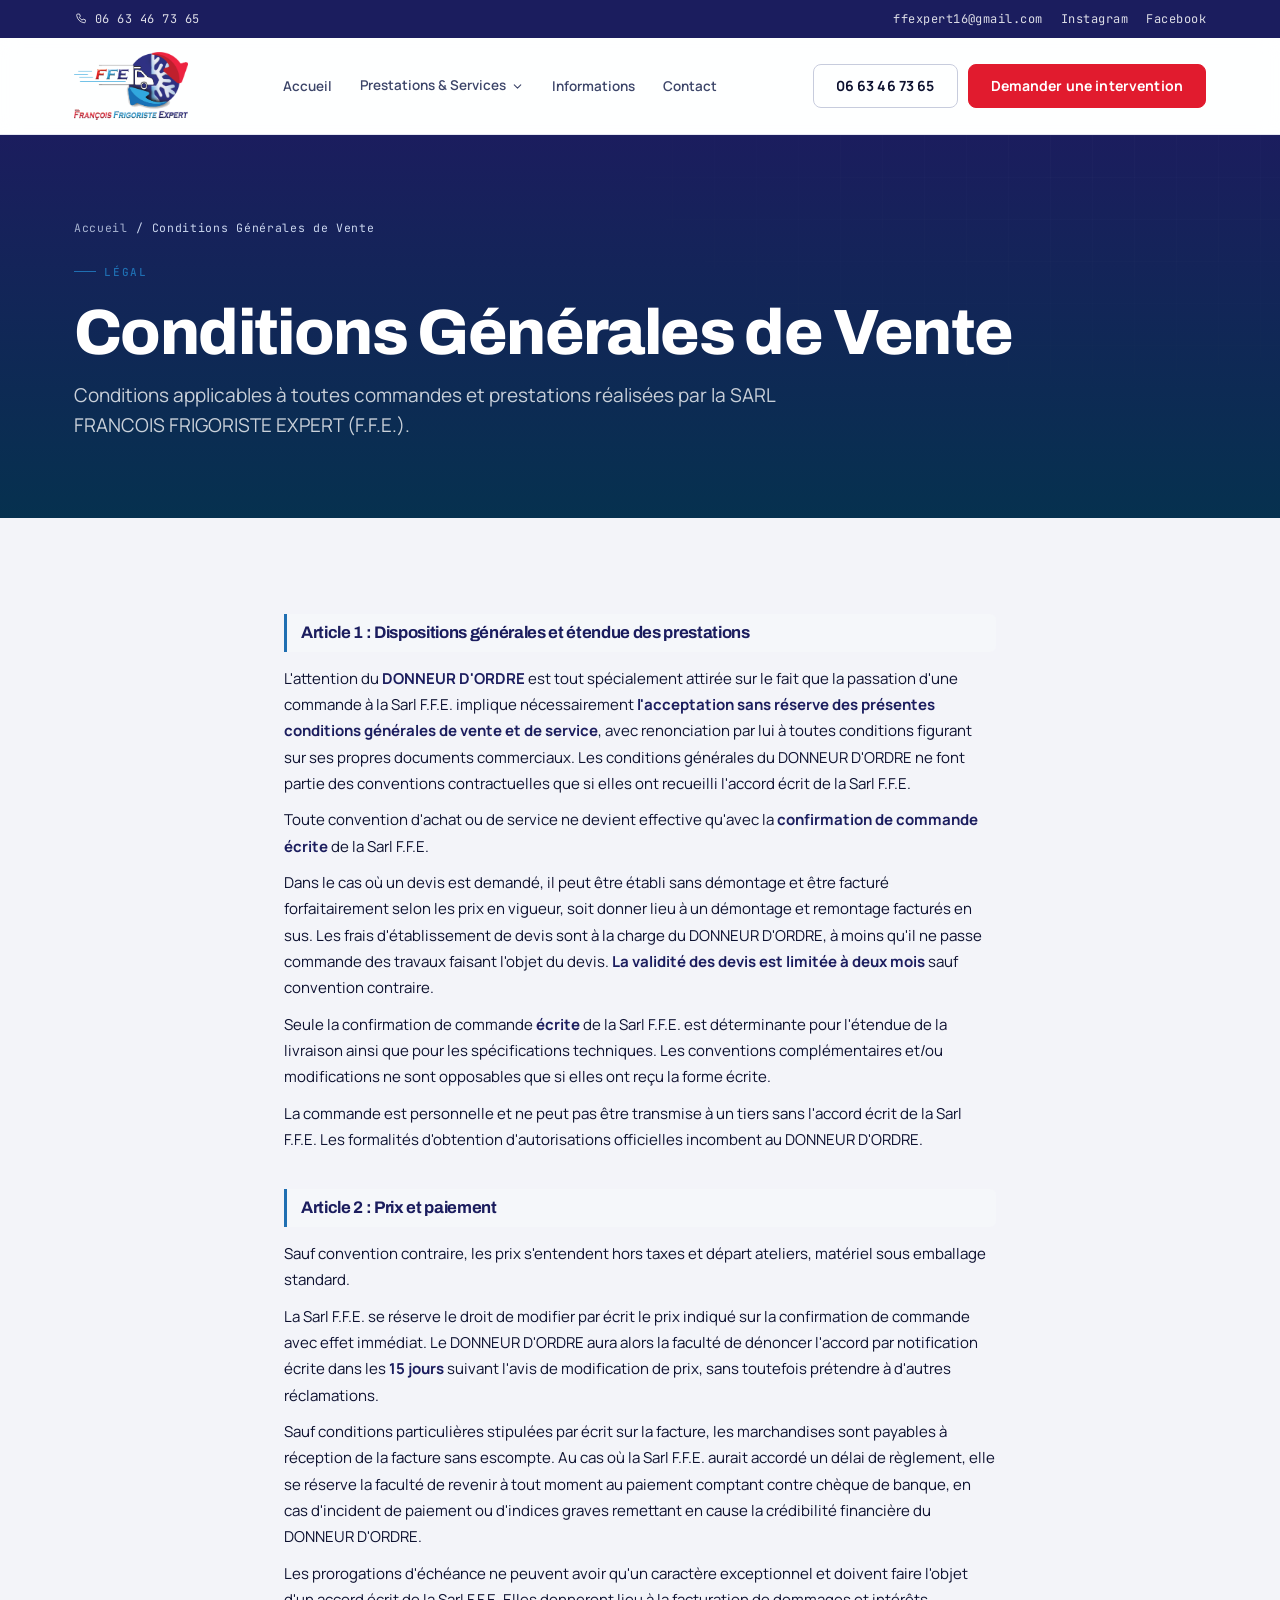
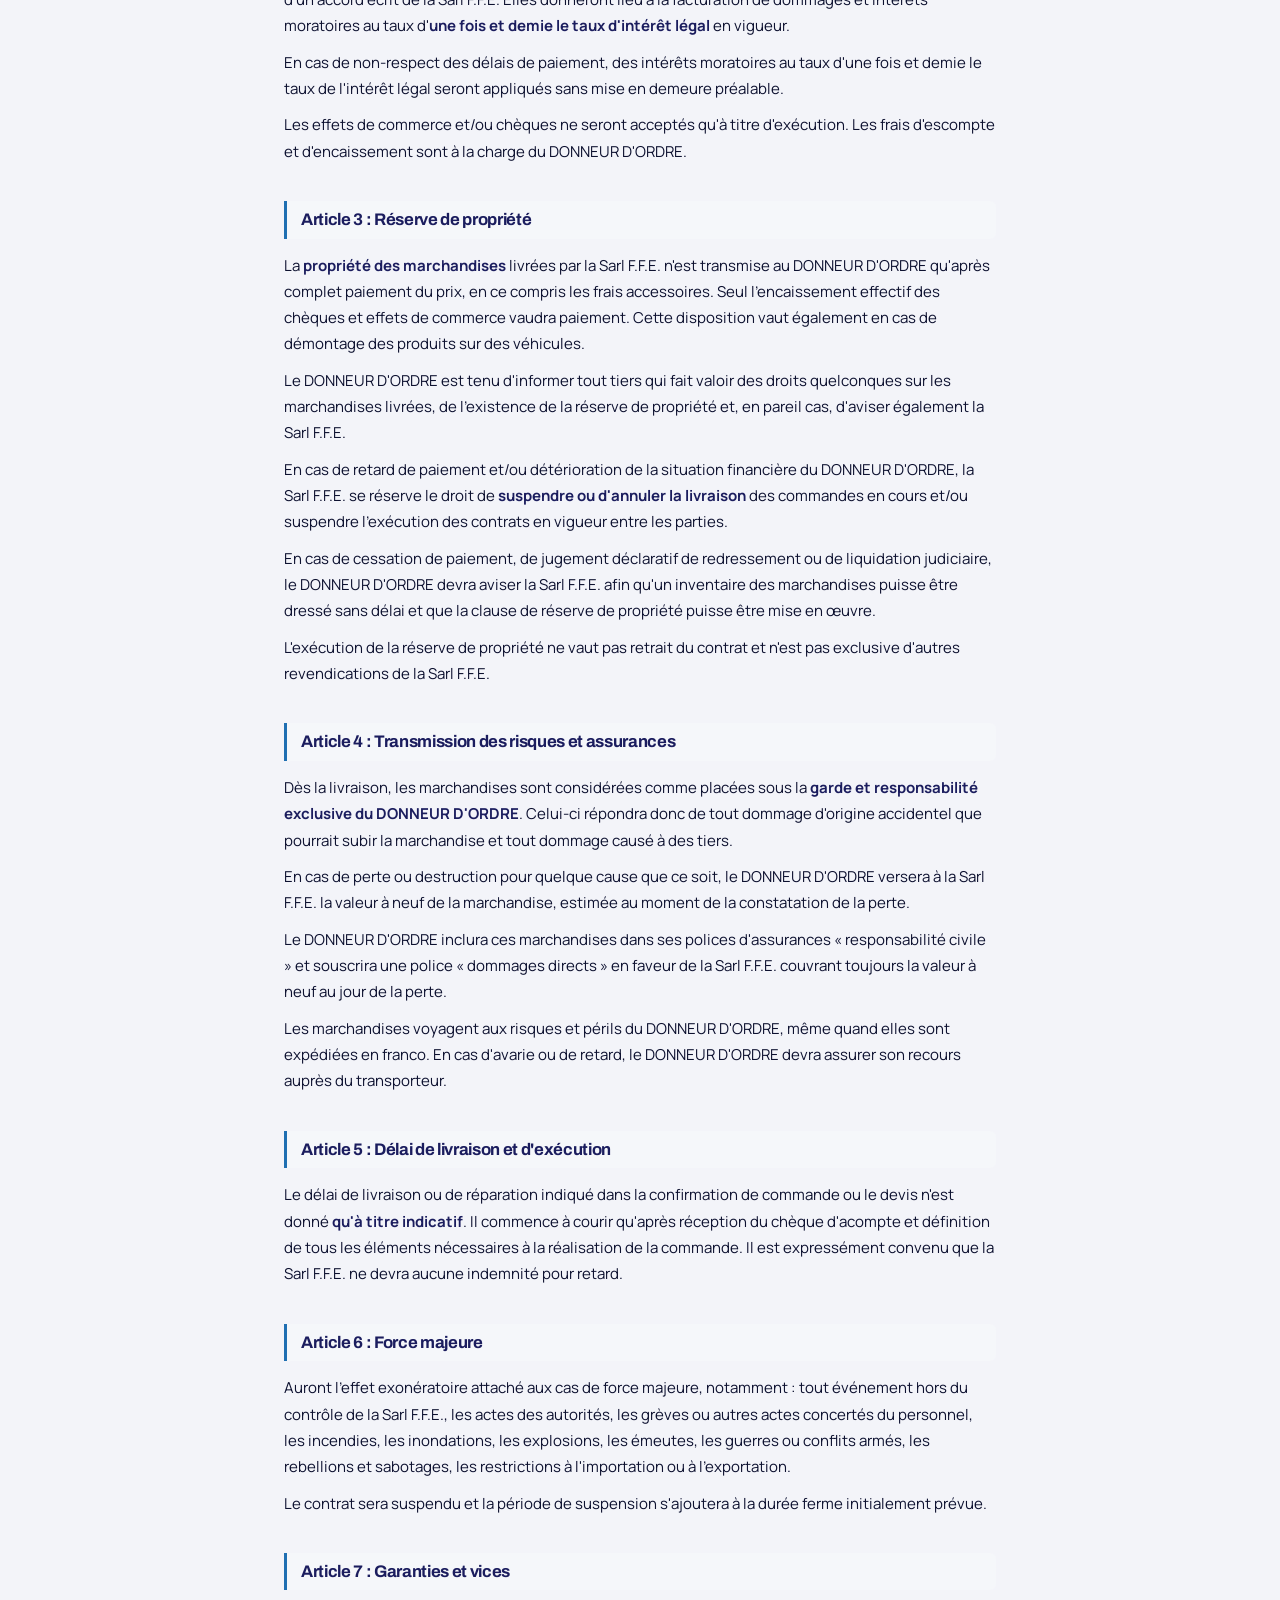
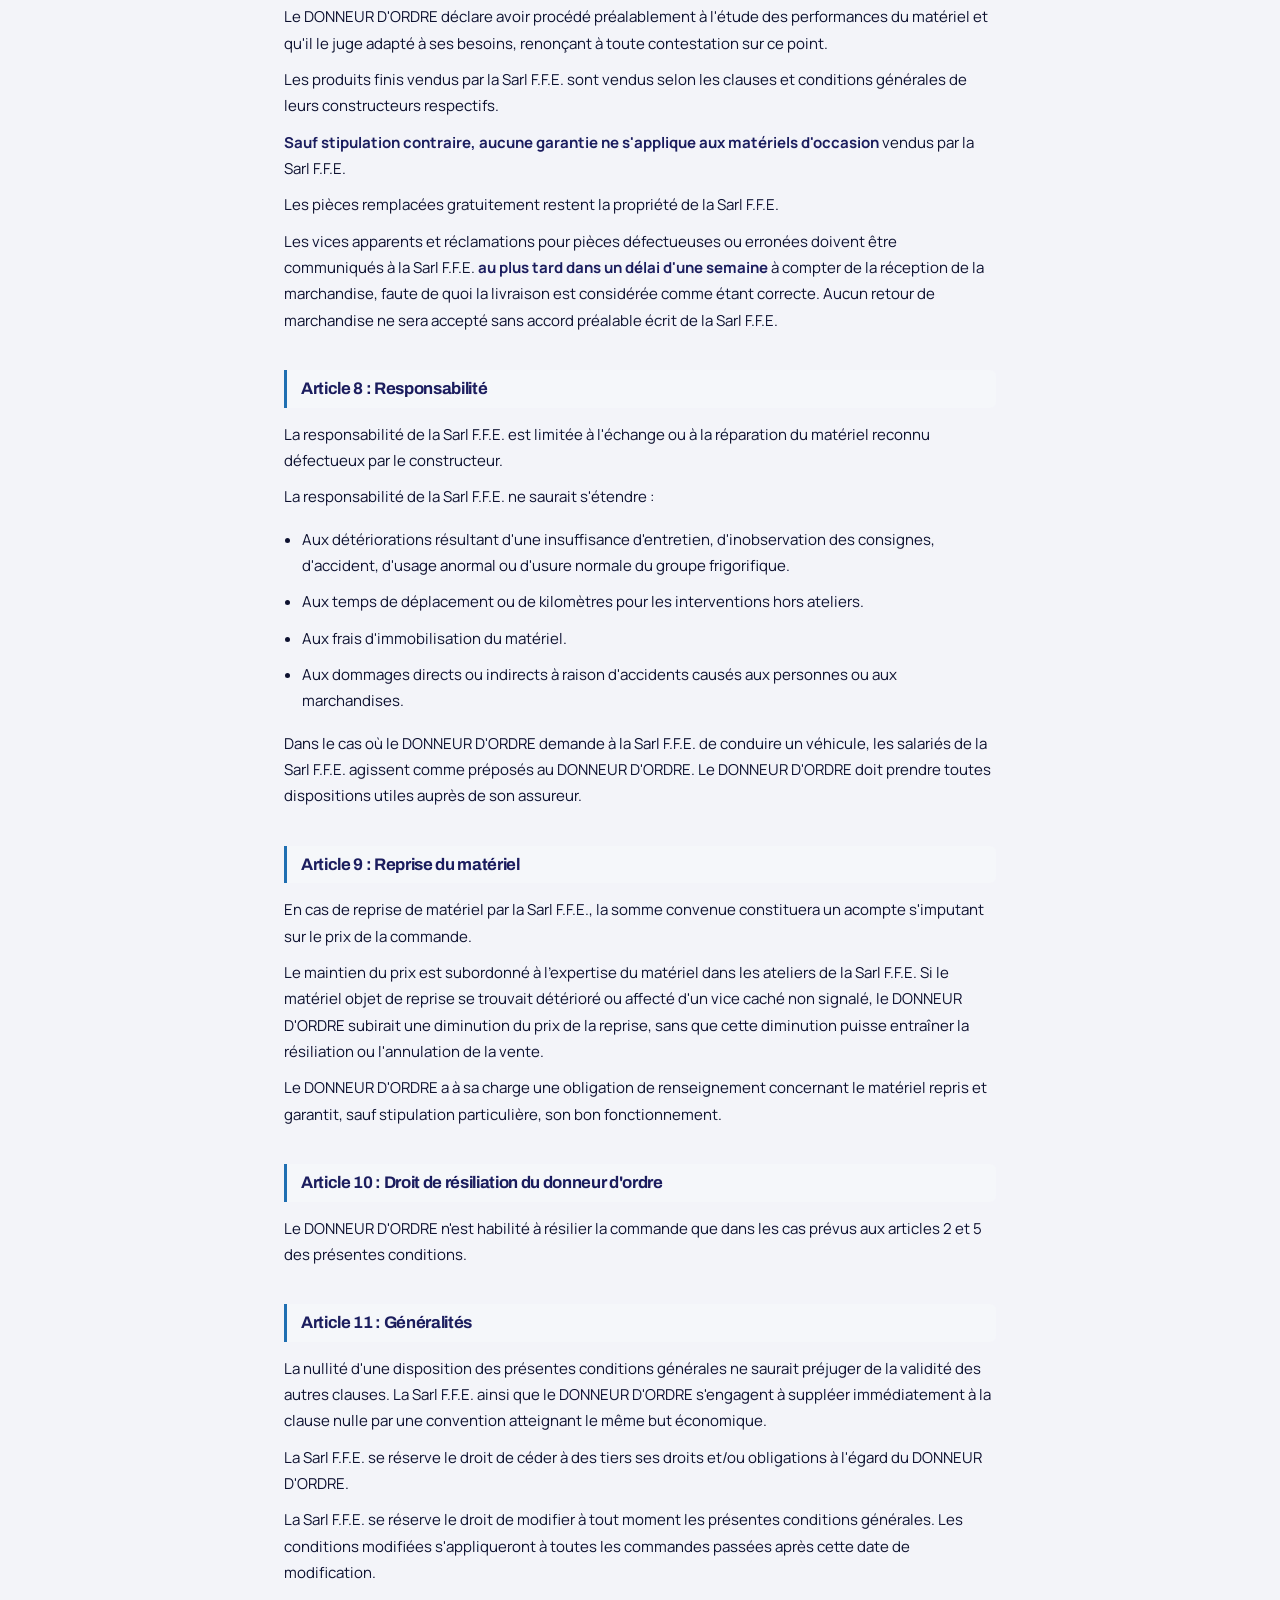
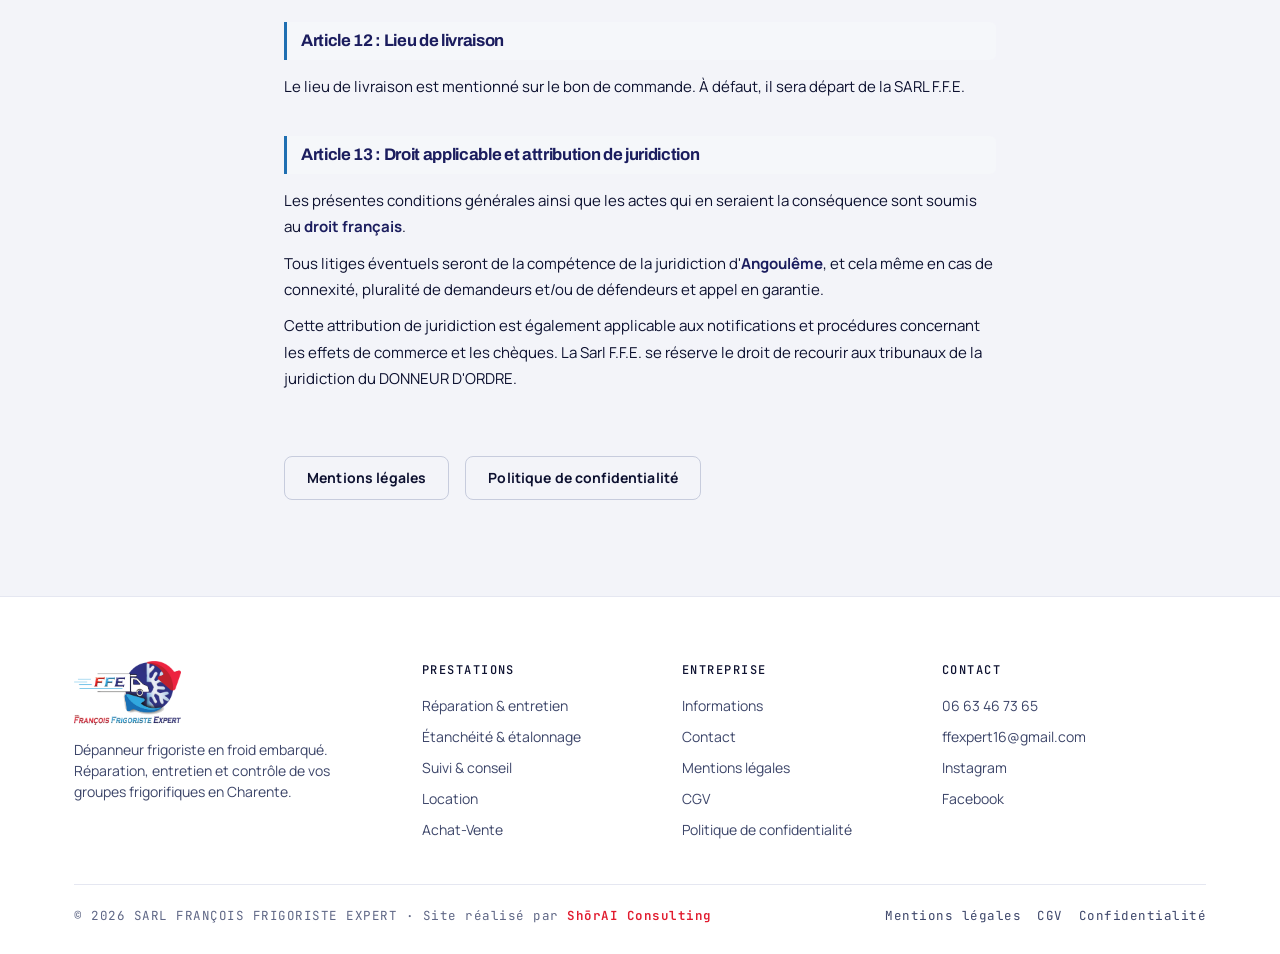
<file: cgv.html>
<!DOCTYPE html>
<html lang="fr">
<head>
<meta charset="UTF-8">
<meta name="viewport" content="width=device-width, initial-scale=1">
<title>Conditions Générales de Vente · François Frigoriste Expert</title>
<meta name="description" content="Conditions Générales de Vente de la SARL François Frigoriste Expert · dépannage frigoriste en froid embarqué en Charente.">
<link rel="preconnect" href="https://fonts.googleapis.com">
<link rel="preconnect" href="https://fonts.gstatic.com" crossorigin>
<link href="https://fonts.googleapis.com/css2?family=Archivo:wght@600;700;800&family=Manrope:wght@400;500;600;700&family=JetBrains+Mono:wght@400;500&display=swap" rel="stylesheet">
<link rel="stylesheet" href="assets/styles.css?v=20261123b">
</head>
<body>
<div class="topbar">
  <div class="container">
    <a href="tel:0663467365"><svg viewBox="0 0 24 24" fill="none" width="14" height="14"><path d="M6.5 3.5h3l1.5 4-2 1.5a12 12 0 0 0 5 5l1.5-2 4 1.5v3a2 2 0 0 1-2.2 2A16 16 0 0 1 4.5 5.7 2 2 0 0 1 6.5 3.5Z" stroke="currentColor" stroke-width="1.6" stroke-linejoin="round"/></svg>06 63 46 73 65</a>
    <div class="tb-social">
      <a href="mailto:ffexpert16@gmail.com">ffexpert16@gmail.com</a>
      <a href="https://www.instagram.com/francoisfrigoristexpert/" target="_blank" rel="noopener">Instagram</a>
      <a href="https://www.facebook.com/p/Francois-Frigoriste-Expert-61557310612587/" target="_blank" rel="noopener">Facebook</a>
    </div>
  </div>
</div>
<header class="site-header">
  <div class="container">
    <a href="index.html" class="brand"><img class="ffe-logo" src="assets/logo-ffe.png" alt="François Frigoriste Expert — Logo"></a>
    <nav class="nav" aria-label="Navigation principale">
      <a href="index.html">Accueil</a>
      <div class="nav-dropdown">
        <button data-dropdown-toggle aria-expanded="false" aria-haspopup="true">
          Prestations &amp; Services
          <svg viewBox="0 0 24 24" fill="none" stroke="currentColor" stroke-width="2" stroke-linecap="round" stroke-linejoin="round"><polyline points="6 9 12 15 18 9"/></svg>
        </button>
        <div class="nav-submenu" role="menu">
          <a href="reparation-entretien.html">Réparation &amp; entretien</a>
          <a href="etancheite-etalonnage.html">Étanchéité &amp; étalonnage</a>
          <a href="suivi-controle-conseil.html">Suivi &amp; conseil</a>
          <a href="location.html">Location</a>
          <a href="achat-vente.html">Achat-Vente</a>
        </div>
      </div>
      <a href="information.html">Informations</a>
      <a href="contact.html">Contact</a>
    </nav>
    <div class="header-cta">
      <a href="tel:0663467365" class="btn btn-ghost">06 63 46 73 65</a>
      <a href="contact.html" class="btn btn-signal">Demander une intervention</a>
      <button class="nav-toggle" data-nav-toggle aria-label="Menu"><svg viewBox="0 0 24 24" fill="none"><path d="M4 7h16M4 12h16M4 17h16" stroke="currentColor" stroke-width="1.8" stroke-linecap="round"/></svg></button>
    </div>
  </div>
</header>

<section class="page-head">
  <div class="container">
    <div class="breadcrumb"><a href="index.html">Accueil</a> <span>/</span> Conditions Générales de Vente</div>
    <span class="eyebrow">Légal</span>
    <h1>Conditions Générales de Vente</h1>
    <p class="lede">Conditions applicables à toutes commandes et prestations réalisées par la SARL FRANCOIS FRIGORISTE EXPERT (F.F.E.).</p>
  </div>
</section>

<section class="section">
  <div class="container" style="max-width:760px">

    <style>
      .cgv-article { margin-bottom: 36px; }
      .cgv-article h2 { font-size: 1.05rem; font-weight: 700; color: var(--deep); margin-bottom: 14px; padding: 10px 14px; background: var(--surface-alt, #f5f7fa); border-left: 3px solid var(--glacier); border-radius: 0 6px 6px 0; }
      .cgv-article p, .cgv-article li { color: var(--muted); font-size: .94rem; line-height: 1.75; margin-bottom: 10px; }
      .cgv-article strong { color: var(--deep); }
      .cgv-article ul { padding-left: 18px; }
    </style>

    <div class="cgv-article">
      <h2>Article 1 : Dispositions générales et étendue des prestations</h2>
      <p>L'attention du <strong>DONNEUR D'ORDRE</strong> est tout spécialement attirée sur le fait que la passation d'une commande à la Sarl F.F.E. implique nécessairement <strong>l'acceptation sans réserve des présentes conditions générales de vente et de service</strong>, avec renonciation par lui à toutes conditions figurant sur ses propres documents commerciaux. Les conditions générales du DONNEUR D'ORDRE ne font partie des conventions contractuelles que si elles ont recueilli l'accord écrit de la Sarl F.F.E.</p>
      <p>Toute convention d'achat ou de service ne devient effective qu'avec la <strong>confirmation de commande écrite</strong> de la Sarl F.F.E.</p>
      <p>Dans le cas où un devis est demandé, il peut être établi sans démontage et être facturé forfaitairement selon les prix en vigueur, soit donner lieu à un démontage et remontage facturés en sus. Les frais d'établissement de devis sont à la charge du DONNEUR D'ORDRE, à moins qu'il ne passe commande des travaux faisant l'objet du devis. <strong>La validité des devis est limitée à deux mois</strong> sauf convention contraire.</p>
      <p>Seule la confirmation de commande <strong>écrite</strong> de la Sarl F.F.E. est déterminante pour l'étendue de la livraison ainsi que pour les spécifications techniques. Les conventions complémentaires et/ou modifications ne sont opposables que si elles ont reçu la forme écrite.</p>
      <p>La commande est personnelle et ne peut pas être transmise à un tiers sans l'accord écrit de la Sarl F.F.E. Les formalités d'obtention d'autorisations officielles incombent au DONNEUR D'ORDRE.</p>
    </div>

    <div class="cgv-article">
      <h2>Article 2 : Prix et paiement</h2>
      <p>Sauf convention contraire, les prix s'entendent hors taxes et départ ateliers, matériel sous emballage standard.</p>
      <p>La Sarl F.F.E. se réserve le droit de modifier par écrit le prix indiqué sur la confirmation de commande avec effet immédiat. Le DONNEUR D'ORDRE aura alors la faculté de dénoncer l'accord par notification écrite dans les <strong>15 jours</strong> suivant l'avis de modification de prix, sans toutefois prétendre à d'autres réclamations.</p>
      <p>Sauf conditions particulières stipulées par écrit sur la facture, les marchandises sont payables à réception de la facture sans escompte. Au cas où la Sarl F.F.E. aurait accordé un délai de règlement, elle se réserve la faculté de revenir à tout moment au paiement comptant contre chèque de banque, en cas d'incident de paiement ou d'indices graves remettant en cause la crédibilité financière du DONNEUR D'ORDRE.</p>
      <p>Les prorogations d'échéance ne peuvent avoir qu'un caractère exceptionnel et doivent faire l'objet d'un accord écrit de la Sarl F.F.E. Elles donneront lieu à la facturation de dommages et intérêts moratoires au taux d'<strong>une fois et demie le taux d'intérêt légal</strong> en vigueur.</p>
      <p>En cas de non-respect des délais de paiement, des intérêts moratoires au taux d'une fois et demie le taux de l'intérêt légal seront appliqués sans mise en demeure préalable.</p>
      <p>Les effets de commerce et/ou chèques ne seront acceptés qu'à titre d'exécution. Les frais d'escompte et d'encaissement sont à la charge du DONNEUR D'ORDRE.</p>
    </div>

    <div class="cgv-article">
      <h2>Article 3 : Réserve de propriété</h2>
      <p>La <strong>propriété des marchandises</strong> livrées par la Sarl F.F.E. n'est transmise au DONNEUR D'ORDRE qu'après complet paiement du prix, en ce compris les frais accessoires. Seul l'encaissement effectif des chèques et effets de commerce vaudra paiement. Cette disposition vaut également en cas de démontage des produits sur des véhicules.</p>
      <p>Le DONNEUR D'ORDRE est tenu d'informer tout tiers qui fait valoir des droits quelconques sur les marchandises livrées, de l'existence de la réserve de propriété et, en pareil cas, d'aviser également la Sarl F.F.E.</p>
      <p>En cas de retard de paiement et/ou détérioration de la situation financière du DONNEUR D'ORDRE, la Sarl F.F.E. se réserve le droit de <strong>suspendre ou d'annuler la livraison</strong> des commandes en cours et/ou suspendre l'exécution des contrats en vigueur entre les parties.</p>
      <p>En cas de cessation de paiement, de jugement déclaratif de redressement ou de liquidation judiciaire, le DONNEUR D'ORDRE devra aviser la Sarl F.F.E. afin qu'un inventaire des marchandises puisse être dressé sans délai et que la clause de réserve de propriété puisse être mise en œuvre.</p>
      <p>L'exécution de la réserve de propriété ne vaut pas retrait du contrat et n'est pas exclusive d'autres revendications de la Sarl F.F.E.</p>
    </div>

    <div class="cgv-article">
      <h2>Article 4 : Transmission des risques et assurances</h2>
      <p>Dès la livraison, les marchandises sont considérées comme placées sous la <strong>garde et responsabilité exclusive du DONNEUR D'ORDRE</strong>. Celui-ci répondra donc de tout dommage d'origine accidentel que pourrait subir la marchandise et tout dommage causé à des tiers.</p>
      <p>En cas de perte ou destruction pour quelque cause que ce soit, le DONNEUR D'ORDRE versera à la Sarl F.F.E. la valeur à neuf de la marchandise, estimée au moment de la constatation de la perte.</p>
      <p>Le DONNEUR D'ORDRE inclura ces marchandises dans ses polices d'assurances « responsabilité civile » et souscrira une police « dommages directs » en faveur de la Sarl F.F.E. couvrant toujours la valeur à neuf au jour de la perte.</p>
      <p>Les marchandises voyagent aux risques et périls du DONNEUR D'ORDRE, même quand elles sont expédiées en franco. En cas d'avarie ou de retard, le DONNEUR D'ORDRE devra assurer son recours auprès du transporteur.</p>
    </div>

    <div class="cgv-article">
      <h2>Article 5 : Délai de livraison et d'exécution</h2>
      <p>Le délai de livraison ou de réparation indiqué dans la confirmation de commande ou le devis n'est donné <strong>qu'à titre indicatif</strong>. Il commence à courir qu'après réception du chèque d'acompte et définition de tous les éléments nécessaires à la réalisation de la commande. Il est expressément convenu que la Sarl F.F.E. ne devra aucune indemnité pour retard.</p>
    </div>

    <div class="cgv-article">
      <h2>Article 6 : Force majeure</h2>
      <p>Auront l'effet exonératoire attaché aux cas de force majeure, notamment : tout événement hors du contrôle de la Sarl F.F.E., les actes des autorités, les grèves ou autres actes concertés du personnel, les incendies, les inondations, les explosions, les émeutes, les guerres ou conflits armés, les rebellions et sabotages, les restrictions à l'importation ou à l'exportation.</p>
      <p>Le contrat sera suspendu et la période de suspension s'ajoutera à la durée ferme initialement prévue.</p>
    </div>

    <div class="cgv-article">
      <h2>Article 7 : Garanties et vices</h2>
      <p>Le DONNEUR D'ORDRE déclare avoir procédé préalablement à l'étude des performances du matériel et qu'il le juge adapté à ses besoins, renonçant à toute contestation sur ce point.</p>
      <p>Les produits finis vendus par la Sarl F.F.E. sont vendus selon les clauses et conditions générales de leurs constructeurs respectifs.</p>
      <p><strong>Sauf stipulation contraire, aucune garantie ne s'applique aux matériels d'occasion</strong> vendus par la Sarl F.F.E.</p>
      <p>Les pièces remplacées gratuitement restent la propriété de la Sarl F.F.E.</p>
      <p>Les vices apparents et réclamations pour pièces défectueuses ou erronées doivent être communiqués à la Sarl F.F.E. <strong>au plus tard dans un délai d'une semaine</strong> à compter de la réception de la marchandise, faute de quoi la livraison est considérée comme étant correcte. Aucun retour de marchandise ne sera accepté sans accord préalable écrit de la Sarl F.F.E.</p>
    </div>

    <div class="cgv-article">
      <h2>Article 8 : Responsabilité</h2>
      <p>La responsabilité de la Sarl F.F.E. est limitée à l'échange ou à la réparation du matériel reconnu défectueux par le constructeur.</p>
      <p>La responsabilité de la Sarl F.F.E. ne saurait s'étendre :</p>
      <ul>
        <li>Aux détériorations résultant d'une insuffisance d'entretien, d'inobservation des consignes, d'accident, d'usage anormal ou d'usure normale du groupe frigorifique.</li>
        <li>Aux temps de déplacement ou de kilomètres pour les interventions hors ateliers.</li>
        <li>Aux frais d'immobilisation du matériel.</li>
        <li>Aux dommages directs ou indirects à raison d'accidents causés aux personnes ou aux marchandises.</li>
      </ul>
      <p>Dans le cas où le DONNEUR D'ORDRE demande à la Sarl F.F.E. de conduire un véhicule, les salariés de la Sarl F.F.E. agissent comme préposés au DONNEUR D'ORDRE. Le DONNEUR D'ORDRE doit prendre toutes dispositions utiles auprès de son assureur.</p>
    </div>

    <div class="cgv-article">
      <h2>Article 9 : Reprise du matériel</h2>
      <p>En cas de reprise de matériel par la Sarl F.F.E., la somme convenue constituera un acompte s'imputant sur le prix de la commande.</p>
      <p>Le maintien du prix est subordonné à l'expertise du matériel dans les ateliers de la Sarl F.F.E. Si le matériel objet de reprise se trouvait détérioré ou affecté d'un vice caché non signalé, le DONNEUR D'ORDRE subirait une diminution du prix de la reprise, sans que cette diminution puisse entraîner la résiliation ou l'annulation de la vente.</p>
      <p>Le DONNEUR D'ORDRE a à sa charge une obligation de renseignement concernant le matériel repris et garantit, sauf stipulation particulière, son bon fonctionnement.</p>
    </div>

    <div class="cgv-article">
      <h2>Article 10 : Droit de résiliation du donneur d'ordre</h2>
      <p>Le DONNEUR D'ORDRE n'est habilité à résilier la commande que dans les cas prévus aux articles 2 et 5 des présentes conditions.</p>
    </div>

    <div class="cgv-article">
      <h2>Article 11 : Généralités</h2>
      <p>La nullité d'une disposition des présentes conditions générales ne saurait préjuger de la validité des autres clauses. La Sarl F.F.E. ainsi que le DONNEUR D'ORDRE s'engagent à suppléer immédiatement à la clause nulle par une convention atteignant le même but économique.</p>
      <p>La Sarl F.F.E. se réserve le droit de céder à des tiers ses droits et/ou obligations à l'égard du DONNEUR D'ORDRE.</p>
      <p>La Sarl F.F.E. se réserve le droit de modifier à tout moment les présentes conditions générales. Les conditions modifiées s'appliqueront à toutes les commandes passées après cette date de modification.</p>
    </div>

    <div class="cgv-article">
      <h2>Article 12 : Lieu de livraison</h2>
      <p>Le lieu de livraison est mentionné sur le bon de commande. À défaut, il sera départ de la SARL F.F.E.</p>
    </div>

    <div class="cgv-article">
      <h2>Article 13 : Droit applicable et attribution de juridiction</h2>
      <p>Les présentes conditions générales ainsi que les actes qui en seraient la conséquence sont soumis au <strong>droit français</strong>.</p>
      <p>Tous litiges éventuels seront de la compétence de la juridiction d'<strong>Angoulême</strong>, et cela même en cas de connexité, pluralité de demandeurs et/ou de défendeurs et appel en garantie.</p>
      <p>Cette attribution de juridiction est également applicable aux notifications et procédures concernant les effets de commerce et les chèques. La Sarl F.F.E. se réserve le droit de recourir aux tribunaux de la juridiction du DONNEUR D'ORDRE.</p>
    </div>

    <div style="margin-top:40px;padding-top:24px;border-top:1px solid var(--border);display:flex;gap:16px;flex-wrap:wrap">
      <a href="mentions-legales.html" class="btn btn-ghost btn-sm">Mentions légales</a>
      <a href="politique-confidentialite.html" class="btn btn-ghost btn-sm">Politique de confidentialité</a>
    </div>
  </div>
</section>

<footer class="site-footer">
  <div class="container">
    <div class="footer-grid">
      <div>
        <div class="brand" style="margin-bottom:14px"><img class="ffe-logo" src="assets/logo-ffe.png" alt="François Frigoriste Expert — Logo"></div>
        <p style="max-width:34ch">Dépanneur frigoriste en froid embarqué. Réparation, entretien et contrôle de vos groupes frigorifiques en Charente.</p>
      </div>
      <div><h4>Prestations</h4><ul>
        <li><a href="reparation-entretien.html">Réparation &amp; entretien</a></li>
        <li><a href="etancheite-etalonnage.html">Étanchéité &amp; étalonnage</a></li>
        <li><a href="suivi-controle-conseil.html">Suivi &amp; conseil</a></li>
        <li><a href="location.html">Location</a></li>
        <li><a href="achat-vente.html">Achat-Vente</a></li>
      </ul></div>
      <div><h4>Entreprise</h4><ul>
        <li><a href="information.html">Informations</a></li>
        <li><a href="contact.html">Contact</a></li>
        <li><a href="mentions-legales.html">Mentions légales</a></li>
        <li><a href="cgv.html" class="active">CGV</a></li>
        <li><a href="politique-confidentialite.html">Politique de confidentialité</a></li>
      </ul></div>
      <div><h4>Contact</h4><ul>
        <li><a href="tel:0663467365">06 63 46 73 65</a></li>
        <li><a href="mailto:ffexpert16@gmail.com">ffexpert16@gmail.com</a></li>
        <li><a href="https://www.instagram.com/francoisfrigoristexpert/" target="_blank" rel="noopener">Instagram</a></li>
        <li><a href="https://www.facebook.com/p/Francois-Frigoriste-Expert-61557310612587/" target="_blank" rel="noopener">Facebook</a></li>
      </ul></div>
    </div>
    <div class="footer-bottom">
      <span class="mono">© <span data-year>2026</span> SARL FRANÇOIS FRIGORISTE EXPERT · Site réalisé par <a href="https://www.shorai-group.com" target="_blank" rel="noopener" style="color:#E11B2E;font-weight:600">ShōrAI Consulting</a></span>
      <div class="mono" style="display:flex;gap:16px;flex-wrap:wrap">
        <a href="mentions-legales.html">Mentions légales</a>
        <a href="cgv.html">CGV</a>
        <a href="politique-confidentialite.html">Confidentialité</a>
      </div>
    </div>
  </div>
</footer>
<script src="assets/site.js"></script>
</body>
</html>
</file>
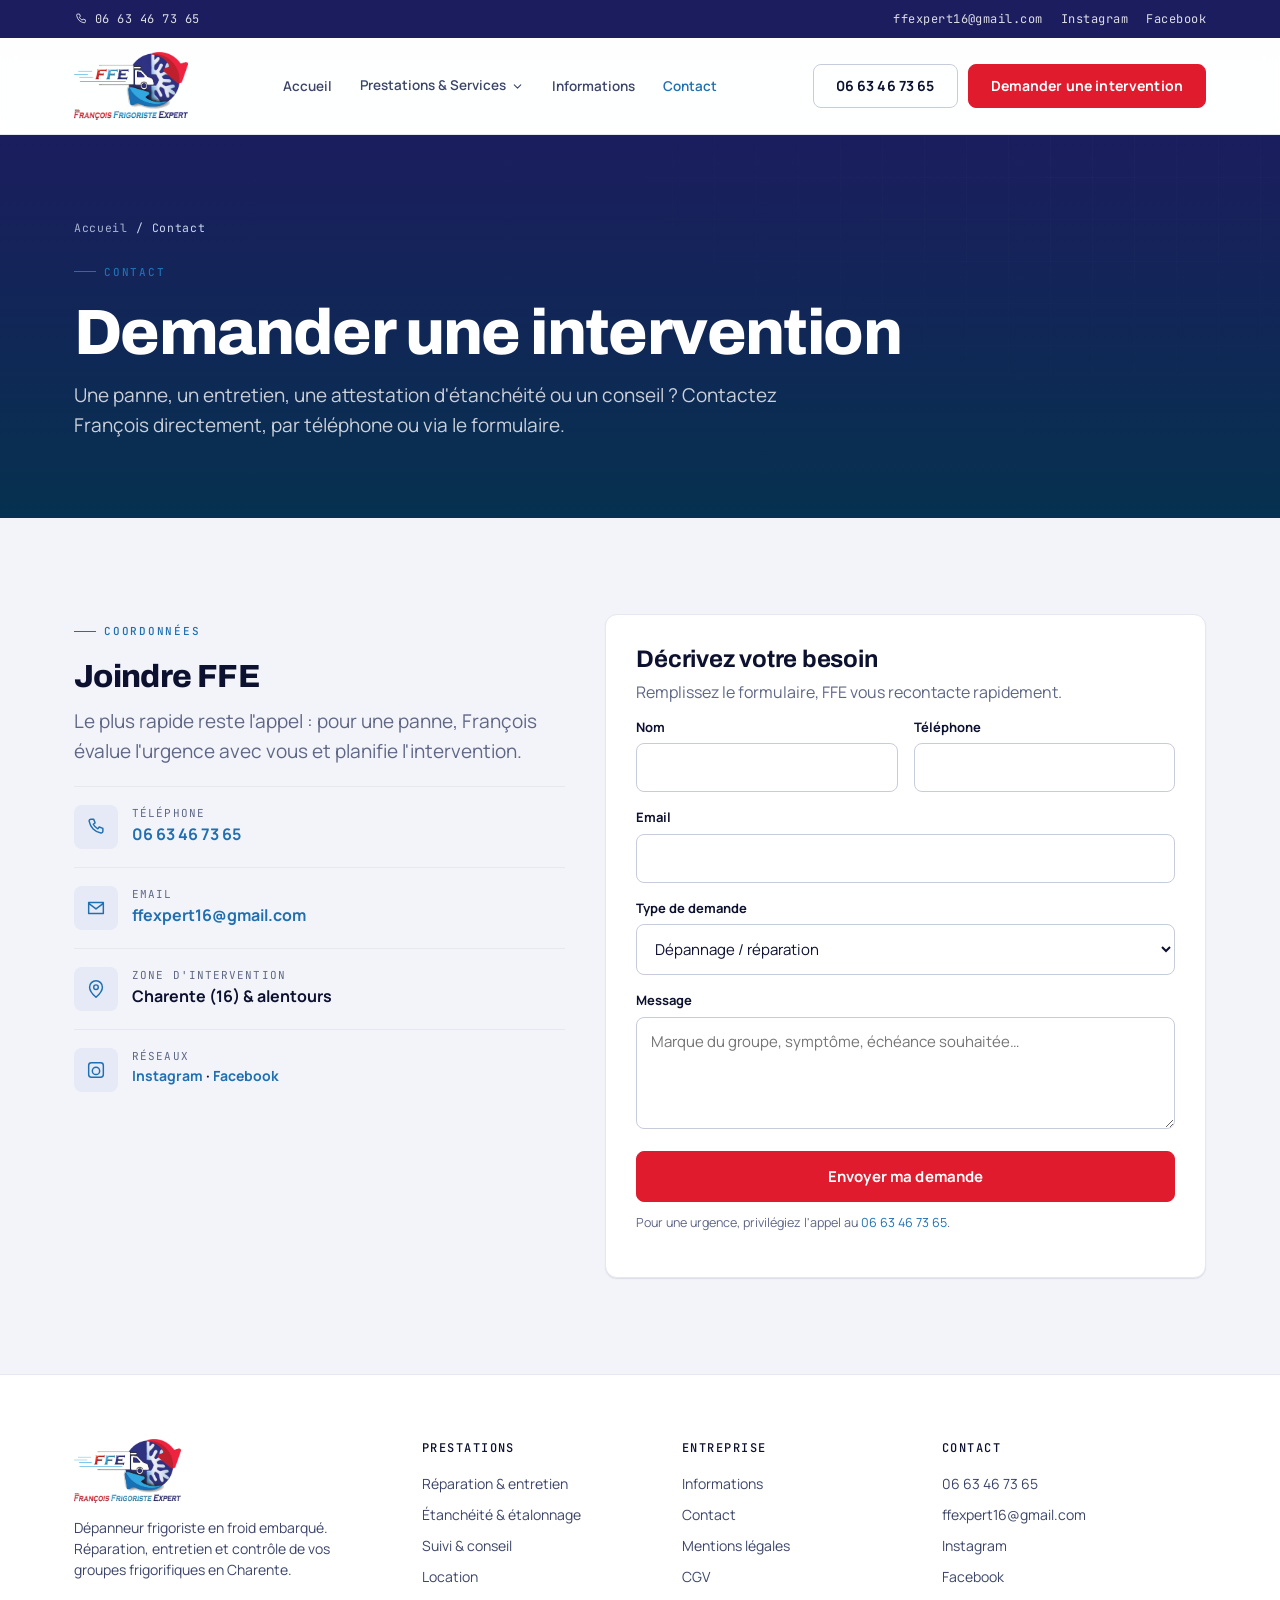
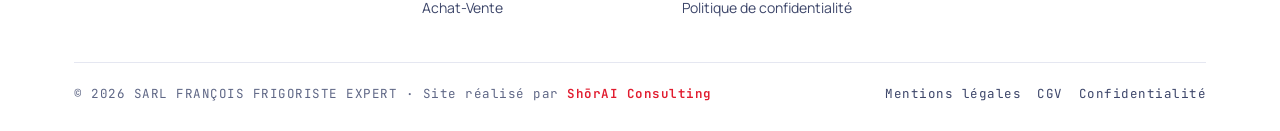
<file: contact.html>
<!DOCTYPE html>
<html lang="fr">
<head>
<meta charset="UTF-8">
<meta name="viewport" content="width=device-width, initial-scale=1">
<title>Contact · François Frigoriste Expert · Charente</title>
<meta name="description" content="Contactez François Frigoriste Expert pour le dépannage, l'entretien, l'étanchéité ou le suivi de vos véhicules frigorifiques en Charente. Tél : 06 63 46 73 65.">
<link rel="preconnect" href="https://fonts.googleapis.com">
<link rel="preconnect" href="https://fonts.gstatic.com" crossorigin>
<link href="https://fonts.googleapis.com/css2?family=Archivo:wght@600;700;800&family=Manrope:wght@400;500;600;700&family=JetBrains+Mono:wght@400;500&display=swap" rel="stylesheet">
<link rel="stylesheet" href="assets/styles.css?v=20261123b">
</head>
<body>
<div class="topbar">
  <div class="container">
    <a href="tel:0663467365"><svg viewBox="0 0 24 24" fill="none" width="14" height="14"><path d="M6.5 3.5h3l1.5 4-2 1.5a12 12 0 0 0 5 5l1.5-2 4 1.5v3a2 2 0 0 1-2.2 2A16 16 0 0 1 4.5 5.7 2 2 0 0 1 6.5 3.5Z" stroke="currentColor" stroke-width="1.6" stroke-linejoin="round"/></svg>06 63 46 73 65</a>
    <div class="tb-social">
      <a href="mailto:ffexpert16@gmail.com">ffexpert16@gmail.com</a>
      <a href="https://www.instagram.com/francoisfrigoristexpert/" target="_blank" rel="noopener">Instagram</a>
      <a href="https://www.facebook.com/p/Francois-Frigoriste-Expert-61557310612587/" target="_blank" rel="noopener">Facebook</a>
    </div>
  </div>
</div>
<header class="site-header">
  <div class="container">
    <a href="index.html" class="brand"><img class="ffe-logo" src="assets/logo-ffe.png" alt="François Frigoriste Expert — Logo"></a>
    <nav class="nav" aria-label="Navigation principale">
      <a href="index.html">Accueil</a>
      <div class="nav-dropdown">
        <button data-dropdown-toggle aria-expanded="false" aria-haspopup="true">
          Prestations &amp; Services
          <svg viewBox="0 0 24 24" fill="none" stroke="currentColor" stroke-width="2" stroke-linecap="round" stroke-linejoin="round"><polyline points="6 9 12 15 18 9"/></svg>
        </button>
        <div class="nav-submenu" role="menu">
          <a href="reparation-entretien.html">Réparation &amp; entretien</a>
          <a href="etancheite-etalonnage.html">Étanchéité &amp; étalonnage</a>
          <a href="suivi-controle-conseil.html">Suivi &amp; conseil</a>
          <a href="location.html">Location</a>
          <a href="achat-vente.html">Achat-Vente</a>
        </div>
      </div>
      <a href="information.html">Informations</a>
      <a href="contact.html" class="active">Contact</a>
    </nav>
    <div class="header-cta">
      <a href="tel:0663467365" class="btn btn-ghost">06 63 46 73 65</a>
      <a href="contact.html" class="btn btn-signal">Demander une intervention</a>
      <button class="nav-toggle" data-nav-toggle aria-label="Menu"><svg viewBox="0 0 24 24" fill="none"><path d="M4 7h16M4 12h16M4 17h16" stroke="currentColor" stroke-width="1.8" stroke-linecap="round"/></svg></button>
    </div>
  </div>
</header>
<section class="page-head">
  <div class="container">
    <div class="breadcrumb"><a href="index.html">Accueil</a> <span>/</span> Contact</div>
    <span class="eyebrow">Contact</span>
    <h1>Demander une intervention</h1>
    <p class="lede">Une panne, un entretien, une attestation d'étanchéité ou un conseil ? Contactez François directement, par téléphone ou via le formulaire.</p>
  </div>
</section><section class="section">
  <div class="container"><div class="contact-grid">
    <div>
      <span class="eyebrow">Coordonnées</span>
      <h2 class="h2" style="font-size:32px">Joindre FFE</h2>
      <p class="lede" style="margin-bottom:20px">Le plus rapide reste l'appel : pour une panne, François évalue l'urgence avec vous et planifie l'intervention.</p>
      <div class="contact-item"><span class="ico"><svg viewBox="0 0 24 24" fill="none"><path d="M6.5 3.5h3l1.5 4-2 1.5a12 12 0 0 0 5 5l1.5-2 4 1.5v3a2 2 0 0 1-2.2 2A16 16 0 0 1 4.5 5.7 2 2 0 0 1 6.5 3.5Z" stroke="currentColor" stroke-width="1.6" stroke-linejoin="round"/></svg></span><div><div class="k">Téléphone</div><a class="v" href="tel:0663467365" style="color:var(--glacier)">06 63 46 73 65</a></div></div>
      <div class="contact-item"><span class="ico"><svg viewBox="0 0 24 24" fill="none"><path d="M4 6h16v12H4zM4 7l8 6 8-6" stroke="currentColor" stroke-width="1.6" stroke-linejoin="round"/></svg></span><div><div class="k">Email</div><a class="v" href="mailto:ffexpert16@gmail.com" style="color:var(--glacier)">ffexpert16@gmail.com</a></div></div>
      <div class="contact-item"><span class="ico"><svg viewBox="0 0 24 24" fill="none"><path d="M12 21s7-6.2 7-11a7 7 0 0 0-14 0c0 4.8 7 11 7 11Zm0-8.5a2.5 2.5 0 1 0 0-5 2.5 2.5 0 0 0 0 5Z" stroke="currentColor" stroke-width="1.6" stroke-linejoin="round"/></svg></span><div><div class="k">Zone d'intervention</div><div class="v">Charente (16) &amp; alentours</div></div></div>
      <div class="contact-item"><span class="ico"><svg viewBox="0 0 24 24" fill="none"><path d="M7 4h10a3 3 0 0 1 3 3v10a3 3 0 0 1-3 3H7a3 3 0 0 1-3-3V7a3 3 0 0 1 3-3Zm0 4h.01M12 17a4 4 0 1 0 0-8 4 4 0 0 0 0 8Z" stroke="currentColor" stroke-width="1.6" stroke-linejoin="round"/></svg></span><div><div class="k">Réseaux</div><div class="v" style="font-size:14px"><a href="https://www.instagram.com/francoisfrigoristexpert/" target="_blank" rel="noopener" style="color:var(--glacier)">Instagram</a> · <a href="https://www.facebook.com/p/Francois-Frigoriste-Expert-61557310612587/" target="_blank" rel="noopener" style="color:var(--glacier)">Facebook</a></div></div></div>
    </div>
    <div class="card" style="padding:30px">
      <h3>Décrivez votre besoin</h3>
      <p class="muted">Remplissez le formulaire, FFE vous recontacte rapidement.</p>
      <div id="form-success" class="badge badge-ok" style="display:none;margin:10px 0 18px"><svg viewBox="0 0 24 24" fill="none"><path d="m5 13 4 4L19 7" stroke="currentColor" stroke-width="2" stroke-linecap="round" stroke-linejoin="round"/></svg><span>Votre logiciel de messagerie s'ouvre avec le message pré-rempli · il ne reste plus qu'à l'envoyer.</span></div>
      <form id="contact-form" novalidate>
        <div class="grid grid-2" style="gap:0 16px">
          <div class="form-field"><label for="nom">Nom</label><input id="nom" name="nom" type="text" required></div>
          <div class="form-field"><label for="tel">Téléphone</label><input id="tel" name="tel" type="tel" required></div>
        </div>
        <div class="form-field"><label for="email">Email</label><input id="email" name="email" type="email"></div>
        <div class="form-field"><label for="sujet">Type de demande</label>
          <select id="sujet" name="sujet">
            <option>Dépannage / réparation</option>
            <option>Entretien</option>
            <option>Attestation d'étanchéité / étalonnage</option>
            <option>Suivi de parc / contrôle de caisse</option>
            <option>Location / achat / vente de véhicule</option>
            <option>Autre</option>
          </select>
        </div>
        <div class="form-field"><label for="msg">Message</label><textarea id="msg" name="msg" rows="4" placeholder="Marque du groupe, symptôme, échéance souhaitée…"></textarea></div>
        <button type="submit" class="btn btn-signal btn-lg" style="width:100%">Envoyer ma demande</button>
        <p class="muted" style="font-size:12.5px;margin-top:12px">Pour une urgence, privilégiez l'appel au <a href="tel:0663467365" style="color:var(--glacier)">06 63 46 73 65</a>.</p>
      </form>
    </div>
  </div></div>
</section>
<footer class="site-footer">
  <div class="container">
    <div class="footer-grid">
      <div>
        <div class="brand" style="margin-bottom:14px"><img class="ffe-logo" src="assets/logo-ffe.png" alt="François Frigoriste Expert — Logo"></div>
        <p style="max-width:34ch">Dépanneur frigoriste en froid embarqué. Réparation, entretien et contrôle de vos groupes frigorifiques en Charente.</p>
      </div>
      <div><h4>Prestations</h4><ul>
        <li><a href="reparation-entretien.html">Réparation &amp; entretien</a></li>
        <li><a href="etancheite-etalonnage.html">Étanchéité &amp; étalonnage</a></li>
        <li><a href="suivi-controle-conseil.html">Suivi &amp; conseil</a></li>
        <li><a href="location.html">Location</a></li>
        <li><a href="achat-vente.html">Achat-Vente</a></li>
      </ul></div>
      <div><h4>Entreprise</h4><ul>
        <li><a href="information.html">Informations</a></li>
        <li><a href="contact.html">Contact</a></li>
        <li><a href="mentions-legales.html">Mentions légales</a></li>
        <li><a href="cgv.html">CGV</a></li>
        <li><a href="politique-confidentialite.html">Politique de confidentialité</a></li>
      </ul></div>
      <div><h4>Contact</h4><ul>
        <li><a href="tel:0663467365">06 63 46 73 65</a></li>
        <li><a href="mailto:ffexpert16@gmail.com">ffexpert16@gmail.com</a></li>
        <li><a href="https://www.instagram.com/francoisfrigoristexpert/" target="_blank" rel="noopener">Instagram</a></li>
        <li><a href="https://www.facebook.com/p/Francois-Frigoriste-Expert-61557310612587/" target="_blank" rel="noopener">Facebook</a></li>
      </ul></div>
    </div>
    <div class="footer-bottom">
      <span class="mono">© <span data-year>2026</span> SARL FRANÇOIS FRIGORISTE EXPERT · Site réalisé par <a href="https://www.shorai-group.com" target="_blank" rel="noopener" style="color:#E11B2E;font-weight:600">ShōrAI Consulting</a></span>
      <div class="mono" style="display:flex;gap:16px;flex-wrap:wrap"><a href="mentions-legales.html">Mentions légales</a><a href="cgv.html">CGV</a><a href="politique-confidentialite.html">Confidentialité</a></div>
    </div>
  </div>
</footer>
<script src="assets/site.js"></script>
</body>
</html>
</file>
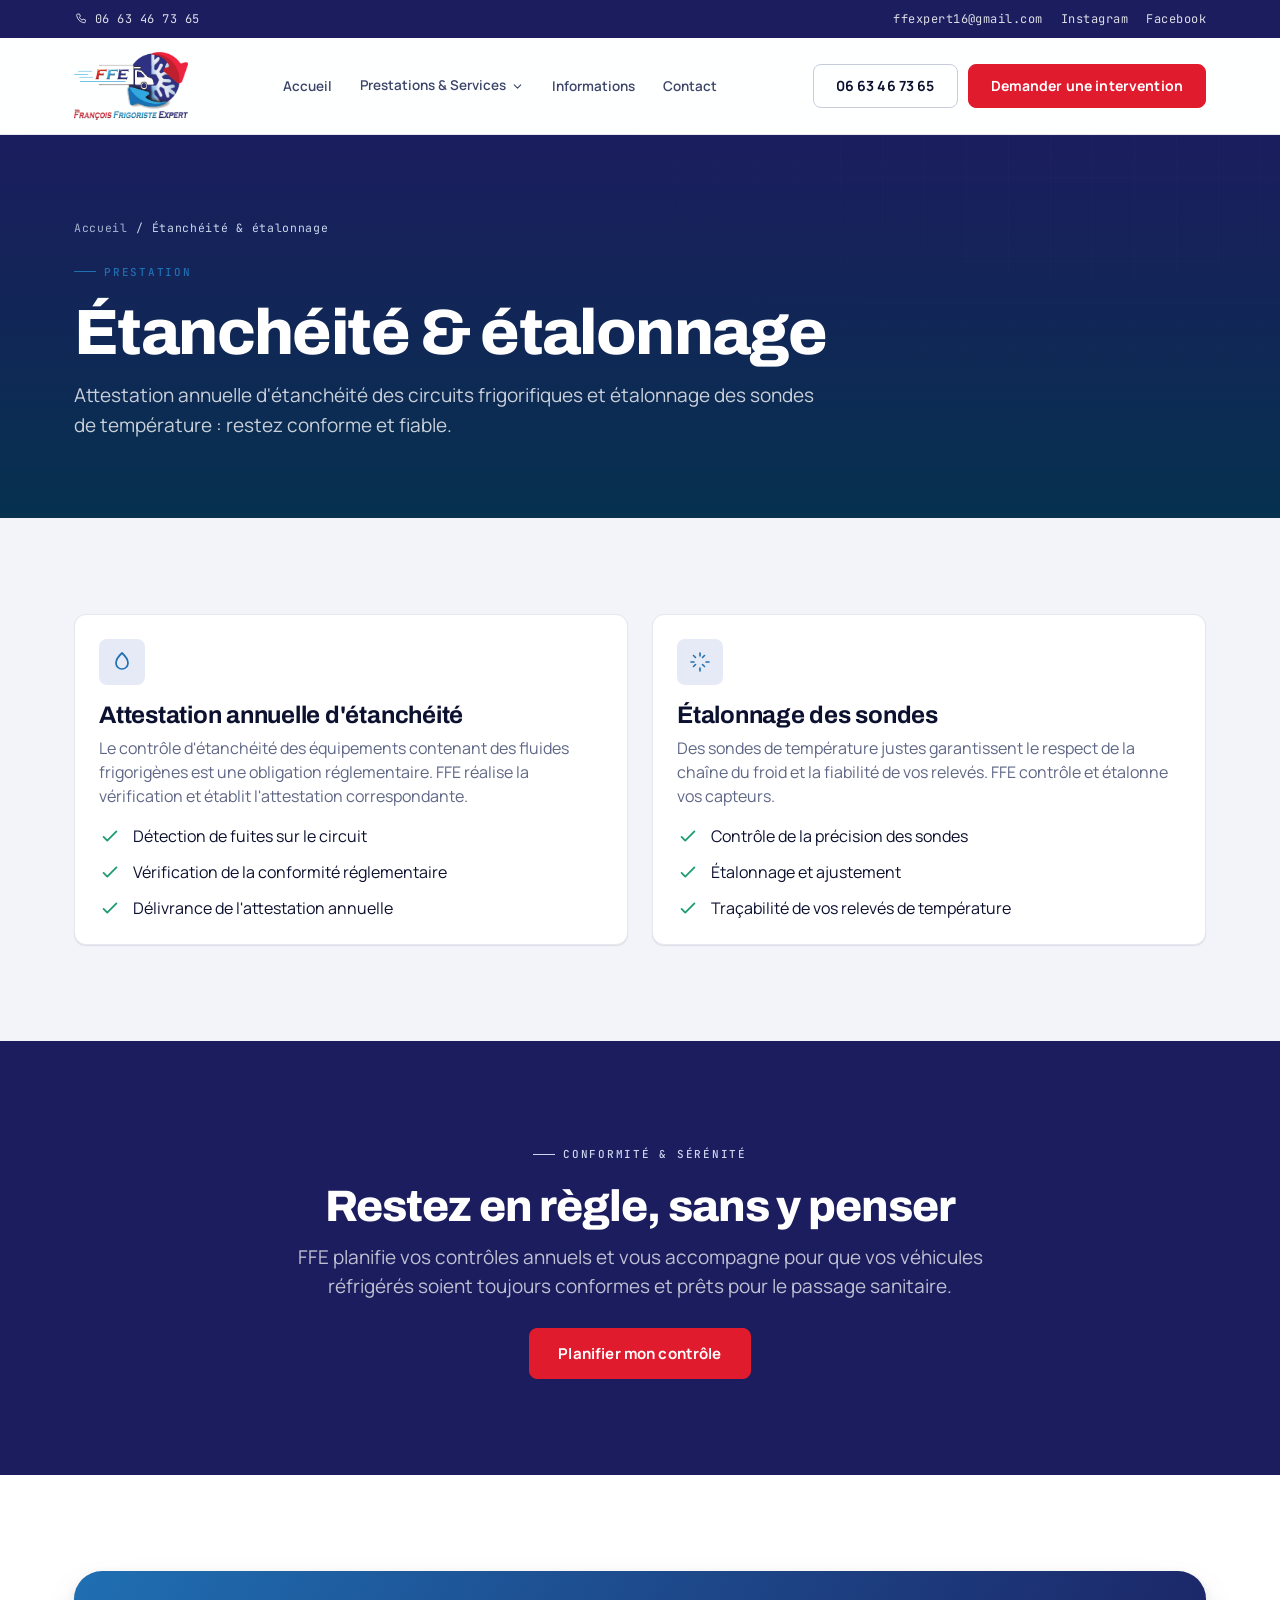
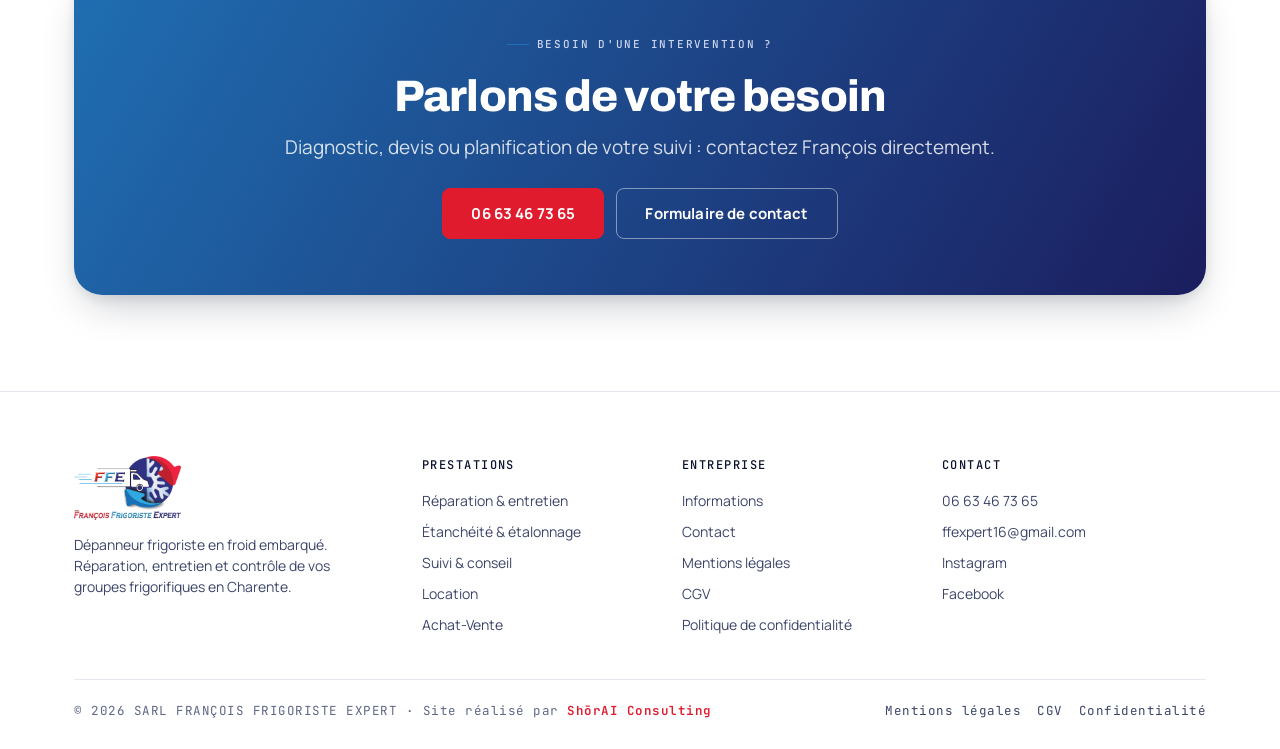
<file: etancheite-etalonnage.html>
<!DOCTYPE html>
<html lang="fr">
<head>
<meta charset="UTF-8">
<meta name="viewport" content="width=device-width, initial-scale=1">
<title>Attestation d'étanchéité & étalonnage des sondes · FFE Charente</title>
<meta name="description" content="Attestation annuelle d'étanchéité des circuits frigorifiques et étalonnage des sondes de température pour vos véhicules réfrigérés en Charente.">
<link rel="preconnect" href="https://fonts.googleapis.com">
<link rel="preconnect" href="https://fonts.gstatic.com" crossorigin>
<link href="https://fonts.googleapis.com/css2?family=Archivo:wght@600;700;800&family=Manrope:wght@400;500;600;700&family=JetBrains+Mono:wght@400;500&display=swap" rel="stylesheet">
<link rel="stylesheet" href="assets/styles.css?v=20261123b">
</head>
<body>
<div class="topbar">
  <div class="container">
    <a href="tel:0663467365"><svg viewBox="0 0 24 24" fill="none" width="14" height="14"><path d="M6.5 3.5h3l1.5 4-2 1.5a12 12 0 0 0 5 5l1.5-2 4 1.5v3a2 2 0 0 1-2.2 2A16 16 0 0 1 4.5 5.7 2 2 0 0 1 6.5 3.5Z" stroke="currentColor" stroke-width="1.6" stroke-linejoin="round"/></svg>06 63 46 73 65</a>
    <div class="tb-social">
      <a href="mailto:ffexpert16@gmail.com">ffexpert16@gmail.com</a>
      <a href="https://www.instagram.com/francoisfrigoristexpert/" target="_blank" rel="noopener">Instagram</a>
      <a href="https://www.facebook.com/p/Francois-Frigoriste-Expert-61557310612587/" target="_blank" rel="noopener">Facebook</a>
    </div>
  </div>
</div>
<header class="site-header">
  <div class="container">
    <a href="index.html" class="brand"><img class="ffe-logo" src="assets/logo-ffe.png" alt="François Frigoriste Expert — Logo"></a>
    <nav class="nav" aria-label="Navigation principale">
      <a href="index.html">Accueil</a>
      <div class="nav-dropdown">
        <button data-dropdown-toggle aria-expanded="false" aria-haspopup="true">
          Prestations &amp; Services
          <svg viewBox="0 0 24 24" fill="none" stroke="currentColor" stroke-width="2" stroke-linecap="round" stroke-linejoin="round"><polyline points="6 9 12 15 18 9"/></svg>
        </button>
        <div class="nav-submenu" role="menu">
          <a href="reparation-entretien.html">Réparation &amp; entretien</a>
          <a href="etancheite-etalonnage.html" class="active">Étanchéité &amp; étalonnage</a>
          <a href="suivi-controle-conseil.html">Suivi &amp; conseil</a>
          <a href="location.html">Location</a>
          <a href="achat-vente.html">Achat-Vente</a>
        </div>
      </div>
      <a href="information.html">Informations</a>
      <a href="contact.html">Contact</a>
    </nav>
    <div class="header-cta">
      <a href="tel:0663467365" class="btn btn-ghost">06 63 46 73 65</a>
      <a href="contact.html" class="btn btn-signal">Demander une intervention</a>
      <button class="nav-toggle" data-nav-toggle aria-label="Menu"><svg viewBox="0 0 24 24" fill="none"><path d="M4 7h16M4 12h16M4 17h16" stroke="currentColor" stroke-width="1.8" stroke-linecap="round"/></svg></button>
    </div>
  </div>
</header>
<section class="page-head">
  <div class="container">
    <div class="breadcrumb"><a href="index.html">Accueil</a> <span>/</span> Étanchéité &amp; étalonnage</div>
    <span class="eyebrow">Prestation</span>
    <h1>Étanchéité &amp; étalonnage</h1>
    <p class="lede">Attestation annuelle d'étanchéité des circuits frigorifiques et étalonnage des sondes de température : restez conforme et fiable.</p>
  </div>
</section><section class="section">
  <div class="container"><div class="grid grid-2">
    <div class="card">
      <span class="ico"><svg viewBox="0 0 24 24" fill="none"><path d="M12 3s6 5.5 6 10a6 6 0 0 1-12 0c0-4.5 6-10 6-10Z" stroke="currentColor" stroke-width="1.7" stroke-linejoin="round"/></svg></span>
      <h3>Attestation annuelle d'étanchéité</h3>
      <p class="muted">Le contrôle d'étanchéité des équipements contenant des fluides frigorigènes est une obligation réglementaire. FFE réalise la vérification et établit l'attestation correspondante.</p>
      <ul class="checklist" style="margin-top:16px">
        <li><svg viewBox="0 0 24 24" fill="none"><path d="m5 13 4 4L19 7" stroke="currentColor" stroke-width="2" stroke-linecap="round" stroke-linejoin="round"/></svg><span>Détection de fuites sur le circuit</span></li>
        <li><svg viewBox="0 0 24 24" fill="none"><path d="m5 13 4 4L19 7" stroke="currentColor" stroke-width="2" stroke-linecap="round" stroke-linejoin="round"/></svg><span>Vérification de la conformité réglementaire</span></li>
        <li><svg viewBox="0 0 24 24" fill="none"><path d="m5 13 4 4L19 7" stroke="currentColor" stroke-width="2" stroke-linecap="round" stroke-linejoin="round"/></svg><span>Délivrance de l'attestation annuelle</span></li>
      </ul>
    </div>
    <div class="card">
      <span class="ico"><svg viewBox="0 0 24 24" fill="none"><path d="M12 3v3m0 12v3m9-9h-3M6 12H3m13.5-6.5-2 2m-7 7-2 2m11 0-2-2m-7-7-2-2" stroke="currentColor" stroke-width="1.6" stroke-linecap="round"/></svg></span>
      <h3>Étalonnage des sondes</h3>
      <p class="muted">Des sondes de température justes garantissent le respect de la chaîne du froid et la fiabilité de vos relevés. FFE contrôle et étalonne vos capteurs.</p>
      <ul class="checklist" style="margin-top:16px">
        <li><svg viewBox="0 0 24 24" fill="none"><path d="m5 13 4 4L19 7" stroke="currentColor" stroke-width="2" stroke-linecap="round" stroke-linejoin="round"/></svg><span>Contrôle de la précision des sondes</span></li>
        <li><svg viewBox="0 0 24 24" fill="none"><path d="m5 13 4 4L19 7" stroke="currentColor" stroke-width="2" stroke-linecap="round" stroke-linejoin="round"/></svg><span>Étalonnage et ajustement</span></li>
        <li><svg viewBox="0 0 24 24" fill="none"><path d="m5 13 4 4L19 7" stroke="currentColor" stroke-width="2" stroke-linecap="round" stroke-linejoin="round"/></svg><span>Traçabilité de vos relevés de température</span></li>
      </ul>
    </div>
  </div></div>
</section>
<section class="section section--deep">
  <div class="container center">
    <span class="eyebrow">Conformité &amp; sérénité</span>
    <h2>Restez en règle, sans y penser</h2>
    <p class="lede" style="margin-inline:auto">FFE planifie vos contrôles annuels et vous accompagne pour que vos véhicules réfrigérés soient toujours conformes et prêts pour le passage sanitaire.</p>
    <div class="row" style="justify-content:center;margin-top:26px">
      <a href="contact.html" class="btn btn-signal btn-lg">Planifier mon contrôle</a>
    </div>
  </div>
</section><section class="section section--alt">
  <div class="container"><div class="cta-band">
    <span class="eyebrow" style="color:var(--ice)">Besoin d'une intervention ?</span>
    <h2>Parlons de votre besoin</h2><p class="lede">Diagnostic, devis ou planification de votre suivi : contactez François directement.</p>
    <div class="row" style="justify-content:center;margin-top:26px">
      <a href="tel:0663467365" class="btn btn-signal btn-lg">06 63 46 73 65</a>
      <a href="contact.html" class="btn btn-ghost btn-lg">Formulaire de contact</a>
    </div>
  </div></div>
</section>
<footer class="site-footer">
  <div class="container">
    <div class="footer-grid">
      <div>
        <div class="brand" style="margin-bottom:14px"><img class="ffe-logo" src="assets/logo-ffe.png" alt="François Frigoriste Expert — Logo"></div>
        <p style="max-width:34ch">Dépanneur frigoriste en froid embarqué. Réparation, entretien et contrôle de vos groupes frigorifiques en Charente.</p>
      </div>
      <div><h4>Prestations</h4><ul>
        <li><a href="reparation-entretien.html">Réparation &amp; entretien</a></li>
        <li><a href="etancheite-etalonnage.html">Étanchéité &amp; étalonnage</a></li>
        <li><a href="suivi-controle-conseil.html">Suivi &amp; conseil</a></li>
        <li><a href="location.html">Location</a></li>
        <li><a href="achat-vente.html">Achat-Vente</a></li>
      </ul></div>
      <div><h4>Entreprise</h4><ul>
        <li><a href="information.html">Informations</a></li>
        <li><a href="contact.html">Contact</a></li>
        <li><a href="mentions-legales.html">Mentions légales</a></li>
        <li><a href="cgv.html">CGV</a></li>
        <li><a href="politique-confidentialite.html">Politique de confidentialité</a></li>
      </ul></div>
      <div><h4>Contact</h4><ul>
        <li><a href="tel:0663467365">06 63 46 73 65</a></li>
        <li><a href="mailto:ffexpert16@gmail.com">ffexpert16@gmail.com</a></li>
        <li><a href="https://www.instagram.com/francoisfrigoristexpert/" target="_blank" rel="noopener">Instagram</a></li>
        <li><a href="https://www.facebook.com/p/Francois-Frigoriste-Expert-61557310612587/" target="_blank" rel="noopener">Facebook</a></li>
      </ul></div>
    </div>
    <div class="footer-bottom">
      <span class="mono">© <span data-year>2026</span> SARL FRANÇOIS FRIGORISTE EXPERT · Site réalisé par <a href="https://www.shorai-group.com" target="_blank" rel="noopener" style="color:#E11B2E;font-weight:600">ShōrAI Consulting</a></span>
      <div class="mono" style="display:flex;gap:16px;flex-wrap:wrap"><a href="mentions-legales.html">Mentions légales</a><a href="cgv.html">CGV</a><a href="politique-confidentialite.html">Confidentialité</a></div>
    </div>
  </div>
</footer>
<script src="assets/site.js"></script>
</body>
</html>
</file>
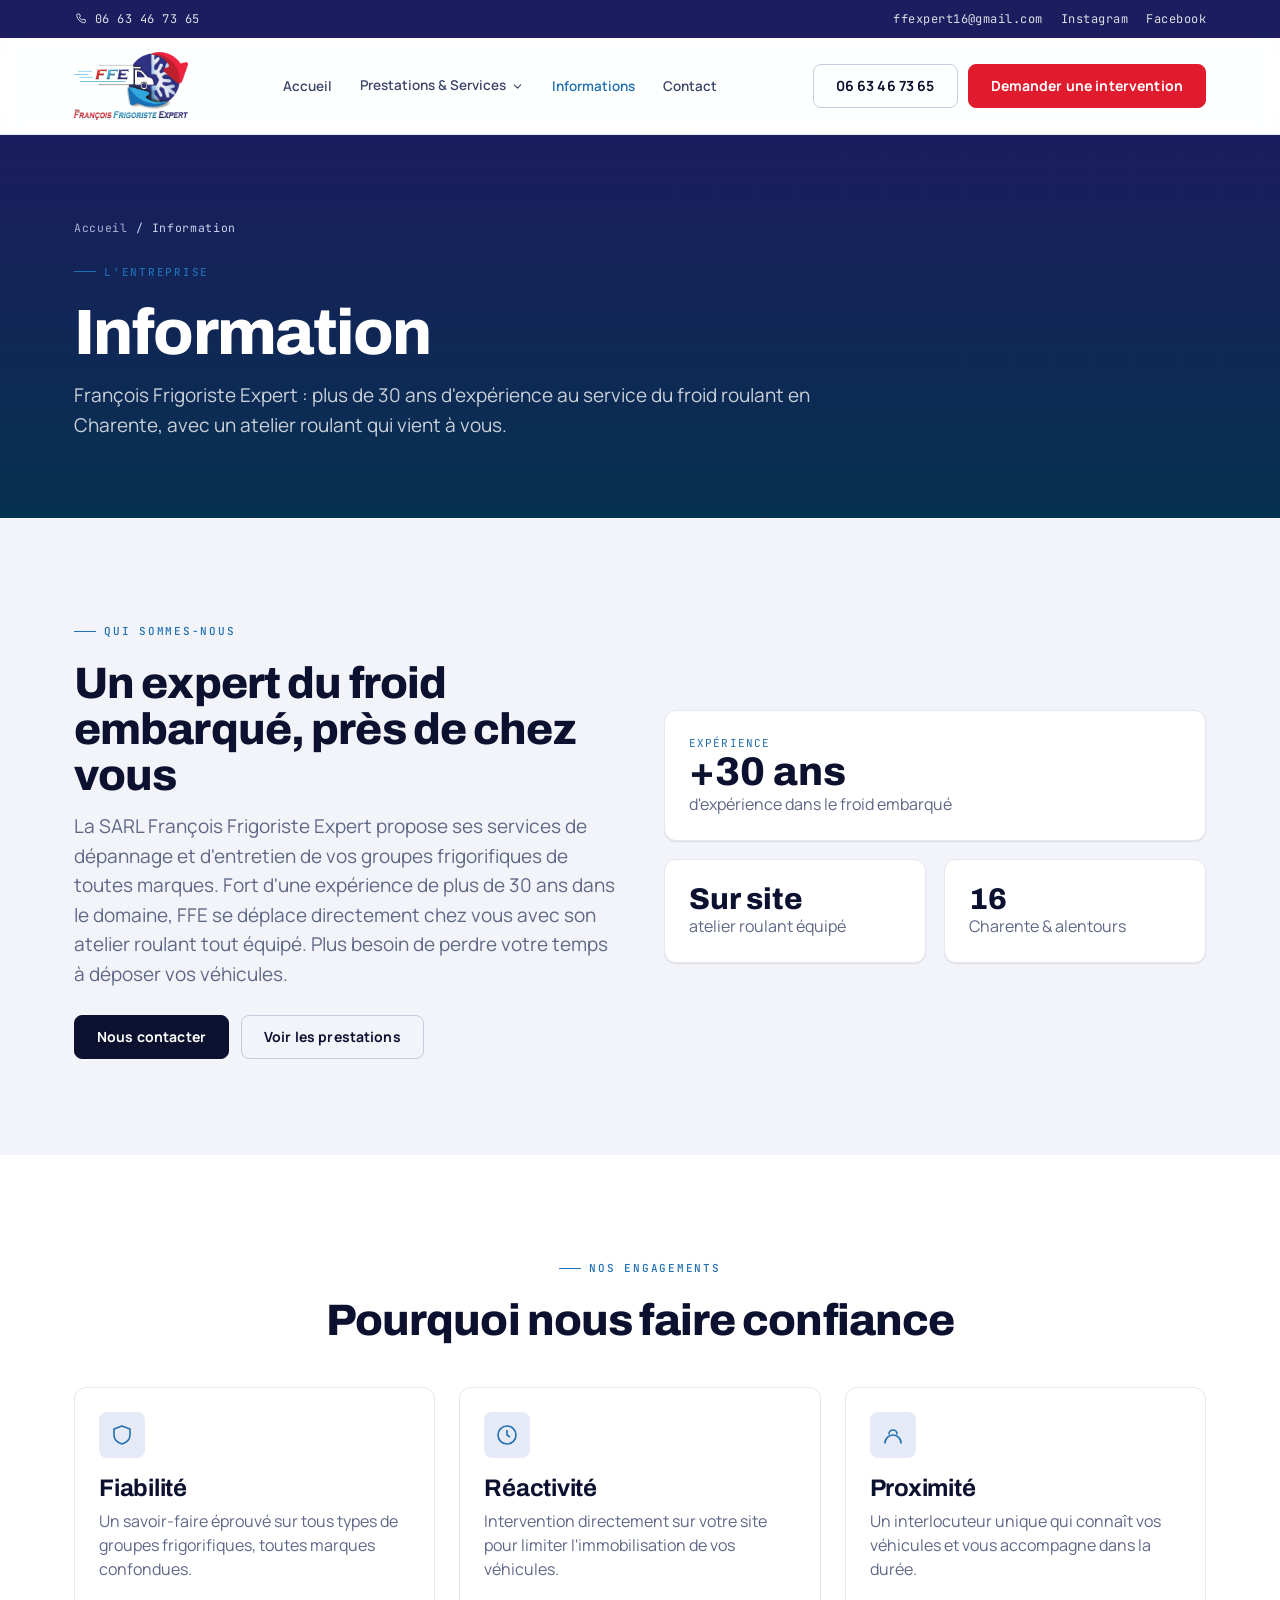
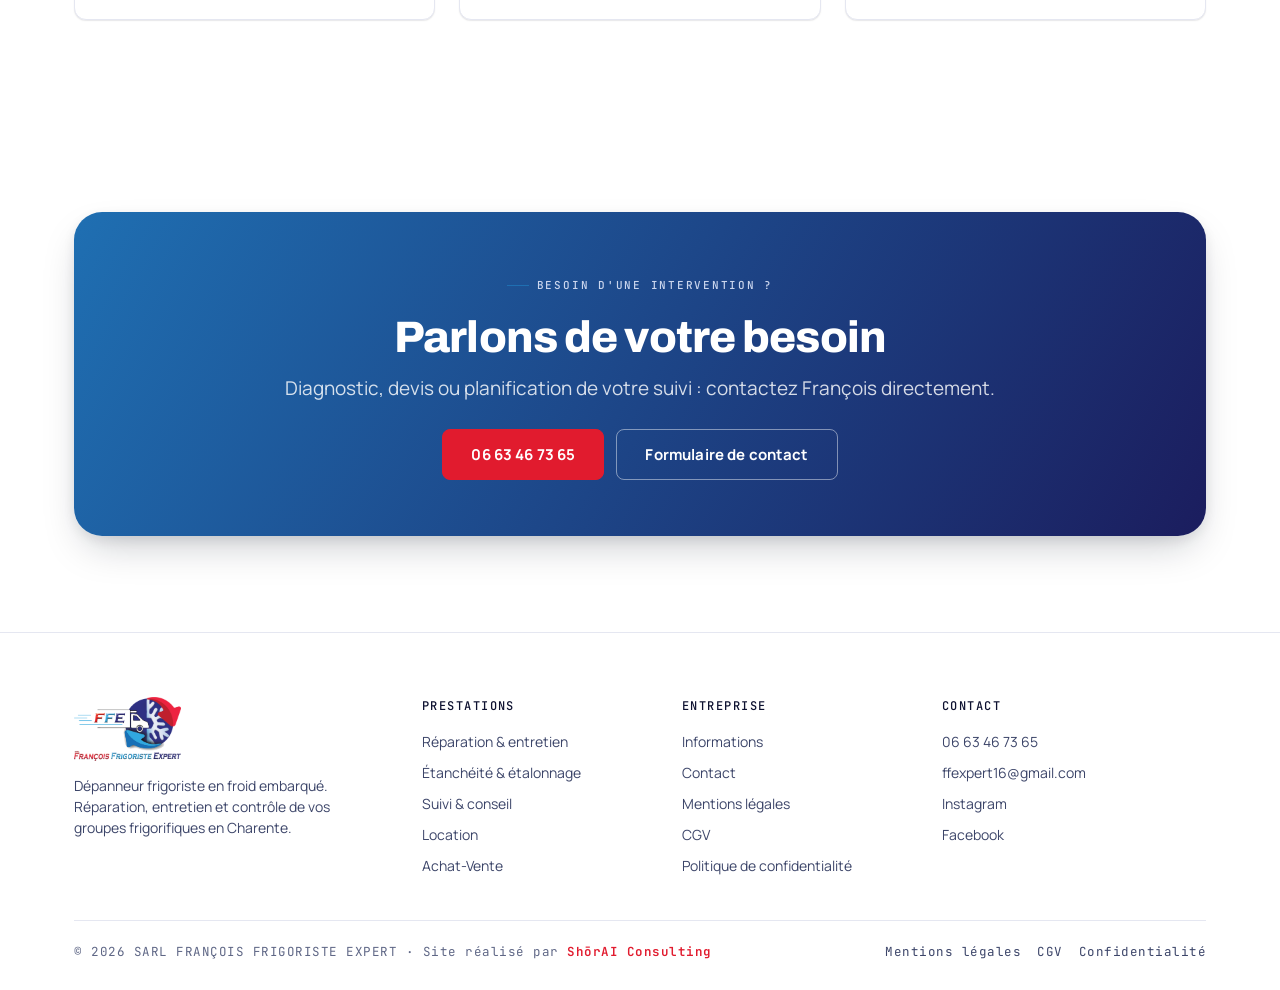
<file: information.html>
<!DOCTYPE html>
<html lang="fr">
<head>
<meta charset="UTF-8">
<meta name="viewport" content="width=device-width, initial-scale=1">
<title>Information · François Frigoriste Expert, frigoriste en Charente</title>
<meta name="description" content="François Frigoriste Expert : plus de 30 ans d'expérience au service du froid roulant en Charente, atelier roulant et intervention sur site.">
<link rel="preconnect" href="https://fonts.googleapis.com">
<link rel="preconnect" href="https://fonts.gstatic.com" crossorigin>
<link href="https://fonts.googleapis.com/css2?family=Archivo:wght@600;700;800&family=Manrope:wght@400;500;600;700&family=JetBrains+Mono:wght@400;500&display=swap" rel="stylesheet">
<link rel="stylesheet" href="assets/styles.css?v=20261123b">
</head>
<body>
<div class="topbar">
  <div class="container">
    <a href="tel:0663467365"><svg viewBox="0 0 24 24" fill="none" width="14" height="14"><path d="M6.5 3.5h3l1.5 4-2 1.5a12 12 0 0 0 5 5l1.5-2 4 1.5v3a2 2 0 0 1-2.2 2A16 16 0 0 1 4.5 5.7 2 2 0 0 1 6.5 3.5Z" stroke="currentColor" stroke-width="1.6" stroke-linejoin="round"/></svg>06 63 46 73 65</a>
    <div class="tb-social">
      <a href="mailto:ffexpert16@gmail.com">ffexpert16@gmail.com</a>
      <a href="https://www.instagram.com/francoisfrigoristexpert/" target="_blank" rel="noopener">Instagram</a>
      <a href="https://www.facebook.com/p/Francois-Frigoriste-Expert-61557310612587/" target="_blank" rel="noopener">Facebook</a>
    </div>
  </div>
</div>
<header class="site-header">
  <div class="container">
    <a href="index.html" class="brand"><img class="ffe-logo" src="assets/logo-ffe.png" alt="François Frigoriste Expert — Logo"></a>
    <nav class="nav" aria-label="Navigation principale">
      <a href="index.html">Accueil</a>
      <div class="nav-dropdown">
        <button data-dropdown-toggle aria-expanded="false" aria-haspopup="true">
          Prestations &amp; Services
          <svg viewBox="0 0 24 24" fill="none" stroke="currentColor" stroke-width="2" stroke-linecap="round" stroke-linejoin="round"><polyline points="6 9 12 15 18 9"/></svg>
        </button>
        <div class="nav-submenu" role="menu">
          <a href="reparation-entretien.html">Réparation &amp; entretien</a>
          <a href="etancheite-etalonnage.html">Étanchéité &amp; étalonnage</a>
          <a href="suivi-controle-conseil.html">Suivi &amp; conseil</a>
          <a href="location.html">Location</a>
          <a href="achat-vente.html">Achat-Vente</a>
        </div>
      </div>
      <a href="information.html" class="active">Informations</a>
      <a href="contact.html">Contact</a>
    </nav>
    <div class="header-cta">
      <a href="tel:0663467365" class="btn btn-ghost">06 63 46 73 65</a>
      <a href="contact.html" class="btn btn-signal">Demander une intervention</a>
      <button class="nav-toggle" data-nav-toggle aria-label="Menu"><svg viewBox="0 0 24 24" fill="none"><path d="M4 7h16M4 12h16M4 17h16" stroke="currentColor" stroke-width="1.8" stroke-linecap="round"/></svg></button>
    </div>
  </div>
</header>
<section class="page-head">
  <div class="container">
    <div class="breadcrumb"><a href="index.html">Accueil</a> <span>/</span> Information</div>
    <span class="eyebrow">L'entreprise</span>
    <h1>Information</h1>
    <p class="lede">François Frigoriste Expert : plus de 30 ans d'expérience au service du froid roulant en Charente, avec un atelier roulant qui vient à vous.</p>
  </div>
</section><section class="section">
  <div class="container"><div class="feature-split">
    <div>
      <span class="eyebrow">Qui sommes-nous</span>
      <h2>Un expert du froid embarqué, près de chez vous</h2>
      <p class="lede">La SARL François Frigoriste Expert propose ses services de dépannage et d'entretien de vos groupes frigorifiques de toutes marques. Fort d'une expérience de plus de 30 ans dans le domaine, FFE se déplace directement chez vous avec son atelier roulant tout équipé. Plus besoin de perdre votre temps à déposer vos véhicules.</p>
      <div class="row" style="margin-top:26px">
        <a href="contact.html" class="btn btn-primary">Nous contacter</a>
        <a href="reparation-entretien.html" class="btn btn-ghost">Voir les prestations</a>
      </div>
    </div>
    <div class="grid" style="gap:18px">
      <div class="card"><div class="mono" style="color:var(--glacier);font-size:11px;letter-spacing:.1em">EXPÉRIENCE</div><div style="font-family:Archivo;font-weight:800;font-size:40px;line-height:1">+30 ans</div><p class="muted mb-0">d'expérience dans le froid embarqué</p></div>
      <div class="grid grid-2" style="gap:18px">
        <div class="card"><div style="font-family:Archivo;font-weight:800;font-size:30px;line-height:1">Sur site</div><p class="muted mb-0">atelier roulant équipé</p></div>
        <div class="card"><div style="font-family:Archivo;font-weight:800;font-size:30px;line-height:1">16</div><p class="muted mb-0">Charente &amp; alentours</p></div>
      </div>
    </div>
  </div></div>
</section>
<section class="section section--alt">
  <div class="container">
    <div class="center" style="margin-bottom:44px"><span class="eyebrow">Nos engagements</span><h2>Pourquoi nous faire confiance</h2></div>
    <div class="grid grid-3">
      <div class="card"><span class="ico"><svg viewBox="0 0 24 24" fill="none"><path d="M12 3 4 6v6c0 5 3.5 7.5 8 9 4.5-1.5 8-4 8-9V6l-8-3Z" stroke="currentColor" stroke-width="1.6" stroke-linejoin="round"/></svg></span><h3>Fiabilité</h3><p class="muted">Un savoir-faire éprouvé sur tous types de groupes frigorifiques, toutes marques confondues.</p></div>
      <div class="card"><span class="ico"><svg viewBox="0 0 24 24" fill="none"><path d="M12 7v5l3 2M21 12a9 9 0 1 1-18 0 9 9 0 0 1 18 0Z" stroke="currentColor" stroke-width="1.6"/></svg></span><h3>Réactivité</h3><p class="muted">Intervention directement sur votre site pour limiter l'immobilisation de vos véhicules.</p></div>
      <div class="card"><span class="ico"><svg viewBox="0 0 24 24" fill="none"><path d="M16 11a4 4 0 1 0-8 0M4 20a8 8 0 0 1 16 0" stroke="currentColor" stroke-width="1.6" stroke-linecap="round"/></svg></span><h3>Proximité</h3><p class="muted">Un interlocuteur unique qui connaît vos véhicules et vous accompagne dans la durée.</p></div>
    </div>
  </div>
</section><section class="section section--alt">
  <div class="container"><div class="cta-band">
    <span class="eyebrow" style="color:var(--ice)">Besoin d'une intervention ?</span>
    <h2>Parlons de votre besoin</h2><p class="lede">Diagnostic, devis ou planification de votre suivi : contactez François directement.</p>
    <div class="row" style="justify-content:center;margin-top:26px">
      <a href="tel:0663467365" class="btn btn-signal btn-lg">06 63 46 73 65</a>
      <a href="contact.html" class="btn btn-ghost btn-lg">Formulaire de contact</a>
    </div>
  </div></div>
</section>
<footer class="site-footer">
  <div class="container">
    <div class="footer-grid">
      <div>
        <div class="brand" style="margin-bottom:14px"><img class="ffe-logo" src="assets/logo-ffe.png" alt="François Frigoriste Expert — Logo"></div>
        <p style="max-width:34ch">Dépanneur frigoriste en froid embarqué. Réparation, entretien et contrôle de vos groupes frigorifiques en Charente.</p>
      </div>
      <div><h4>Prestations</h4><ul>
        <li><a href="reparation-entretien.html">Réparation &amp; entretien</a></li>
        <li><a href="etancheite-etalonnage.html">Étanchéité &amp; étalonnage</a></li>
        <li><a href="suivi-controle-conseil.html">Suivi &amp; conseil</a></li>
        <li><a href="location.html">Location</a></li>
        <li><a href="achat-vente.html">Achat-Vente</a></li>
      </ul></div>
      <div><h4>Entreprise</h4><ul>
        <li><a href="information.html">Informations</a></li>
        <li><a href="contact.html">Contact</a></li>
        <li><a href="mentions-legales.html">Mentions légales</a></li>
        <li><a href="cgv.html">CGV</a></li>
        <li><a href="politique-confidentialite.html">Politique de confidentialité</a></li>
      </ul></div>
      <div><h4>Contact</h4><ul>
        <li><a href="tel:0663467365">06 63 46 73 65</a></li>
        <li><a href="mailto:ffexpert16@gmail.com">ffexpert16@gmail.com</a></li>
        <li><a href="https://www.instagram.com/francoisfrigoristexpert/" target="_blank" rel="noopener">Instagram</a></li>
        <li><a href="https://www.facebook.com/p/Francois-Frigoriste-Expert-61557310612587/" target="_blank" rel="noopener">Facebook</a></li>
      </ul></div>
    </div>
    <div class="footer-bottom">
      <span class="mono">© <span data-year>2026</span> SARL FRANÇOIS FRIGORISTE EXPERT · Site réalisé par <a href="https://www.shorai-group.com" target="_blank" rel="noopener" style="color:#E11B2E;font-weight:600">ShōrAI Consulting</a></span>
      <div class="mono" style="display:flex;gap:16px;flex-wrap:wrap"><a href="mentions-legales.html">Mentions légales</a><a href="cgv.html">CGV</a><a href="politique-confidentialite.html">Confidentialité</a></div>
    </div>
  </div>
</footer>
<script src="assets/site.js"></script>
</body>
</html>
</file>
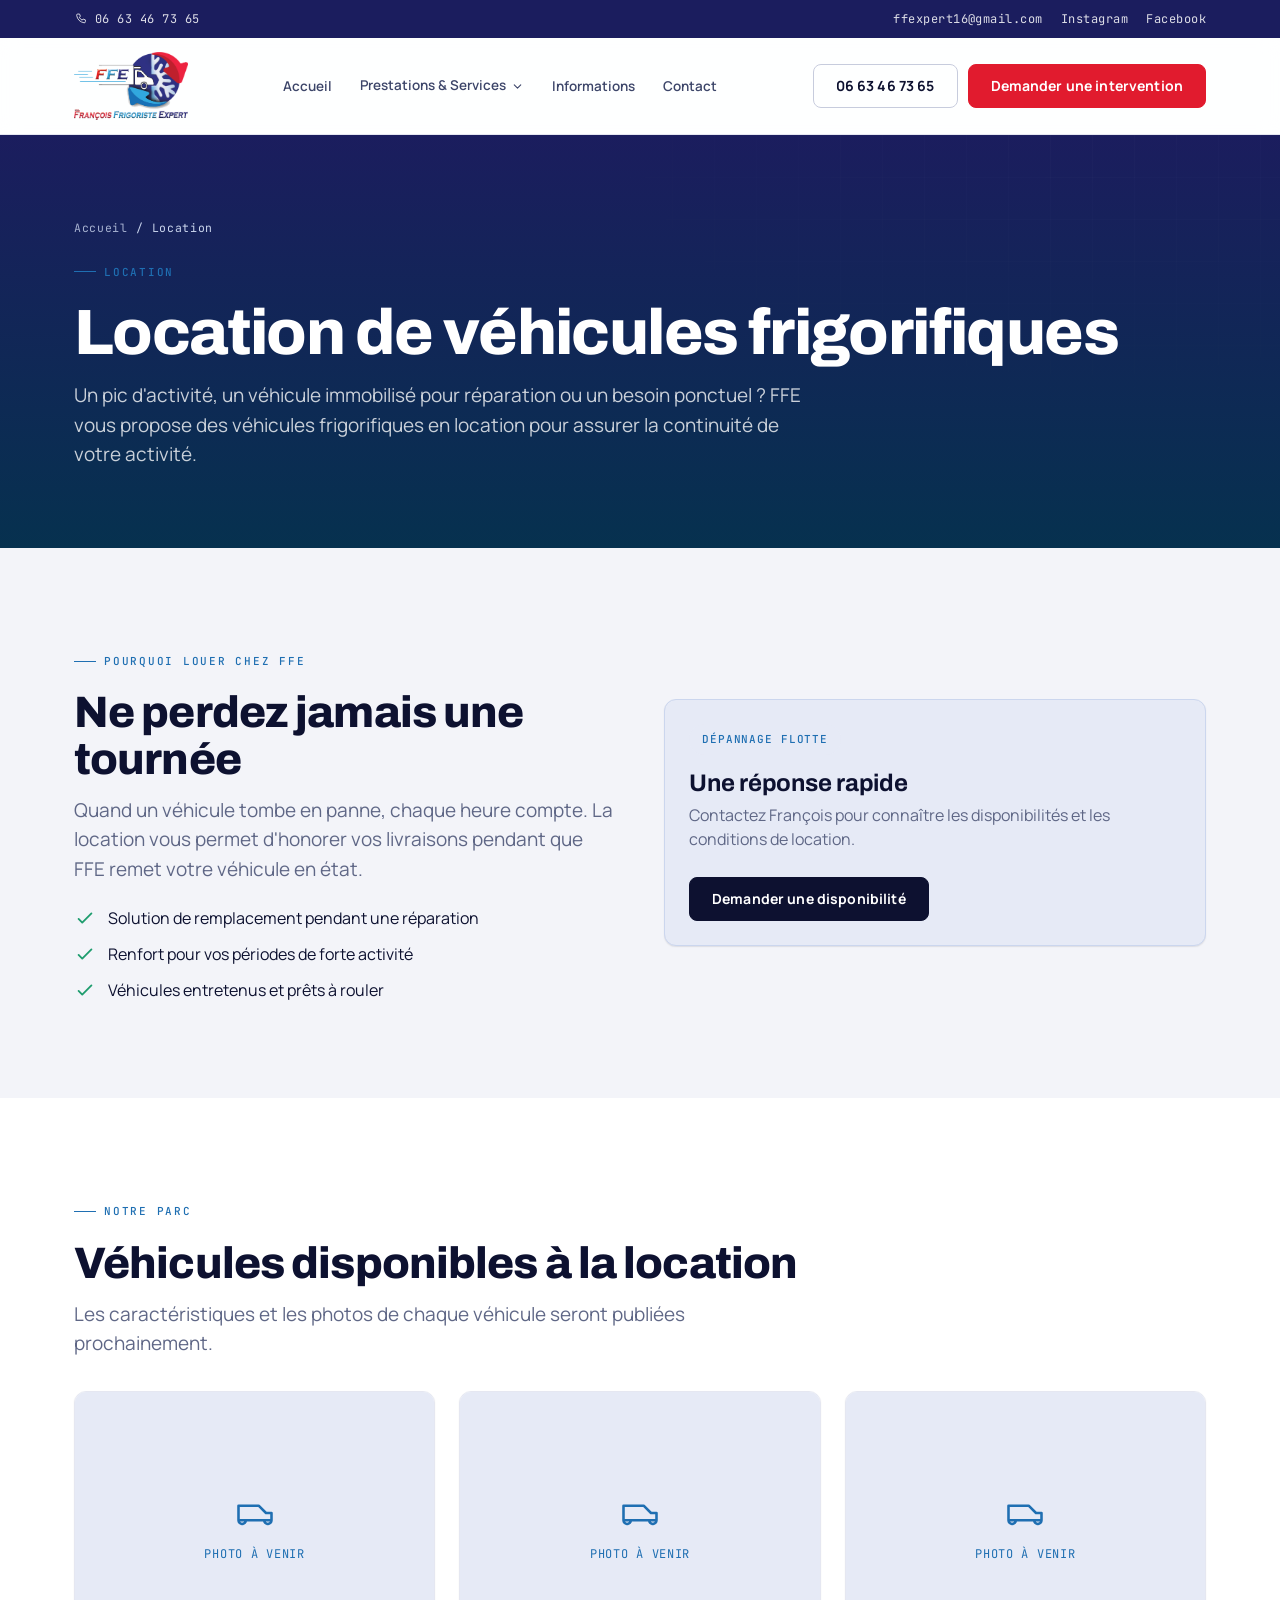
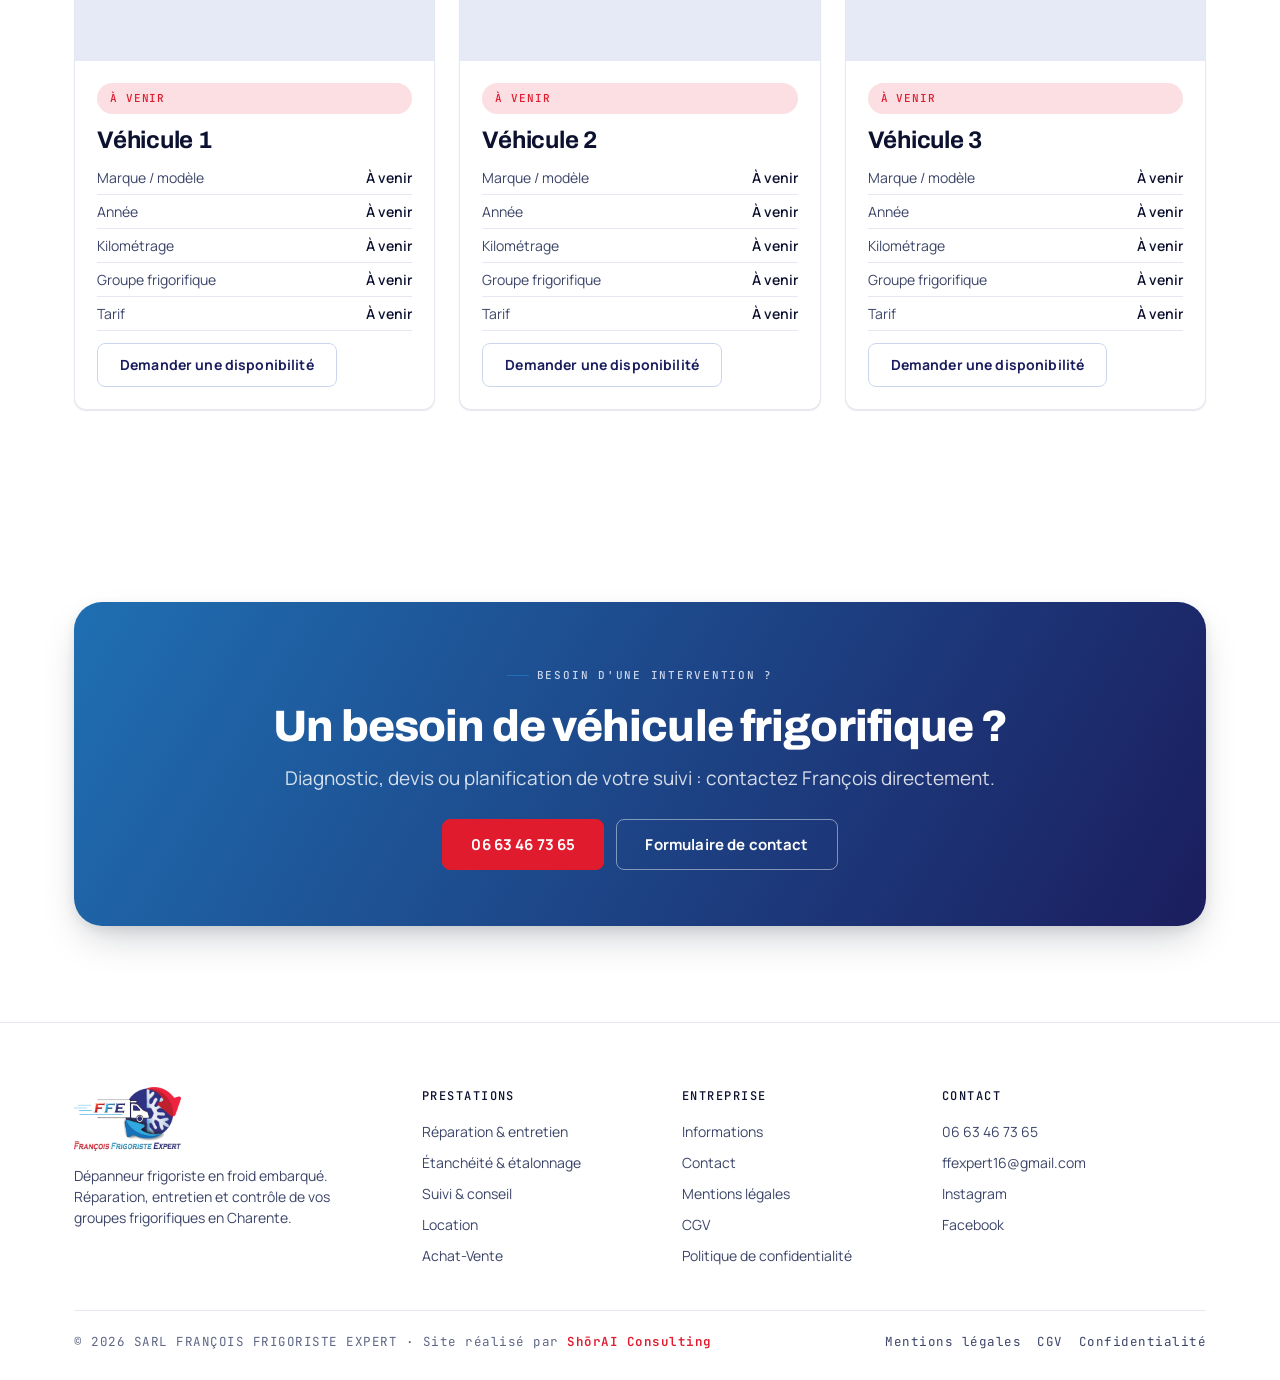
<file: location.html>
<!DOCTYPE html>
<html lang="fr">
<head>
<meta charset="UTF-8">
<meta name="viewport" content="width=device-width, initial-scale=1">
<title>Location de véhicules frigorifiques · FFE Charente</title>
<meta name="description" content="Location de véhicules frigorifiques en Charente : remplacement pendant une réparation, renfort pour les pics d'activité, avec François Frigoriste Expert.">
<link rel="preconnect" href="https://fonts.googleapis.com">
<link rel="preconnect" href="https://fonts.gstatic.com" crossorigin>
<link href="https://fonts.googleapis.com/css2?family=Archivo:wght@600;700;800&family=Manrope:wght@400;500;600;700&family=JetBrains+Mono:wght@400;500&display=swap" rel="stylesheet">
<link rel="stylesheet" href="assets/styles.css?v=20261123b">
</head>
<body>
<div class="topbar">
  <div class="container">
    <a href="tel:0663467365"><svg viewBox="0 0 24 24" fill="none" width="14" height="14"><path d="M6.5 3.5h3l1.5 4-2 1.5a12 12 0 0 0 5 5l1.5-2 4 1.5v3a2 2 0 0 1-2.2 2A16 16 0 0 1 4.5 5.7 2 2 0 0 1 6.5 3.5Z" stroke="currentColor" stroke-width="1.6" stroke-linejoin="round"/></svg>06 63 46 73 65</a>
    <div class="tb-social">
      <a href="mailto:ffexpert16@gmail.com">ffexpert16@gmail.com</a>
      <a href="https://www.instagram.com/francoisfrigoristexpert/" target="_blank" rel="noopener">Instagram</a>
      <a href="https://www.facebook.com/p/Francois-Frigoriste-Expert-61557310612587/" target="_blank" rel="noopener">Facebook</a>
    </div>
  </div>
</div>
<header class="site-header">
  <div class="container">
    <a href="index.html" class="brand"><img class="ffe-logo" src="assets/logo-ffe.png" alt="François Frigoriste Expert — Logo"></a>
    <nav class="nav" aria-label="Navigation principale">
      <a href="index.html">Accueil</a>
      <div class="nav-dropdown">
        <button data-dropdown-toggle aria-expanded="false" aria-haspopup="true">
          Prestations &amp; Services
          <svg viewBox="0 0 24 24" fill="none" stroke="currentColor" stroke-width="2" stroke-linecap="round" stroke-linejoin="round"><polyline points="6 9 12 15 18 9"/></svg>
        </button>
        <div class="nav-submenu" role="menu">
          <a href="reparation-entretien.html">Réparation &amp; entretien</a>
          <a href="etancheite-etalonnage.html">Étanchéité &amp; étalonnage</a>
          <a href="suivi-controle-conseil.html">Suivi &amp; conseil</a>
          <a href="location.html" class="active">Location</a>
          <a href="achat-vente.html">Achat-Vente</a>
        </div>
      </div>
      <a href="information.html">Informations</a>
      <a href="contact.html">Contact</a>
    </nav>
    <div class="header-cta">
      <a href="tel:0663467365" class="btn btn-ghost">06 63 46 73 65</a>
      <a href="contact.html" class="btn btn-signal">Demander une intervention</a>
      <button class="nav-toggle" data-nav-toggle aria-label="Menu"><svg viewBox="0 0 24 24" fill="none"><path d="M4 7h16M4 12h16M4 17h16" stroke="currentColor" stroke-width="1.8" stroke-linecap="round"/></svg></button>
    </div>
  </div>
</header>
<section class="page-head">
  <div class="container">
    <div class="breadcrumb"><a href="index.html">Accueil</a> <span>/</span> Location</div>
    <span class="eyebrow">Location</span>
    <h1>Location de véhicules frigorifiques</h1>
    <p class="lede">Un pic d'activité, un véhicule immobilisé pour réparation ou un besoin ponctuel ? FFE vous propose des véhicules frigorifiques en location pour assurer la continuité de votre activité.</p>
  </div>
</section>
<section class="section" id="location">
  <div class="container"><div class="feature-split">
    <div>
      <span class="eyebrow">Pourquoi louer chez FFE</span>
      <h2>Ne perdez jamais une tournée</h2>
      <p class="lede">Quand un véhicule tombe en panne, chaque heure compte. La location vous permet d'honorer vos livraisons pendant que FFE remet votre véhicule en état.</p>
      <ul class="checklist" style="margin-top:22px">
        <li><svg viewBox="0 0 24 24" fill="none"><path d="m5 13 4 4L19 7" stroke="currentColor" stroke-width="2" stroke-linecap="round" stroke-linejoin="round"/></svg><span>Solution de remplacement pendant une réparation</span></li>
        <li><svg viewBox="0 0 24 24" fill="none"><path d="m5 13 4 4L19 7" stroke="currentColor" stroke-width="2" stroke-linecap="round" stroke-linejoin="round"/></svg><span>Renfort pour vos périodes de forte activité</span></li>
        <li><svg viewBox="0 0 24 24" fill="none"><path d="m5 13 4 4L19 7" stroke="currentColor" stroke-width="2" stroke-linecap="round" stroke-linejoin="round"/></svg><span>Véhicules entretenus et prêts à rouler</span></li>
      </ul>
    </div>
    <div class="card" style="background:var(--frost-blue);border-color:var(--ice)">
      <span class="badge badge-ice">Dépannage flotte</span>
      <h3 style="margin-top:14px">Une réponse rapide</h3>
      <p class="muted">Contactez François pour connaître les disponibilités et les conditions de location.</p>
      <a href="contact.html" class="btn btn-primary" style="margin-top:12px">Demander une disponibilité</a>
    </div>
  </div></div>
</section>
<section class="section section--alt" id="parc-location">
  <div class="container">
    <span class="eyebrow">Notre parc</span>
    <h2>Véhicules disponibles à la location</h2>
    <p class="lede" style="margin-bottom:32px">Les caractéristiques et les photos de chaque véhicule seront publiées prochainement.</p>
    <div class="vehicle-grid">
      <article class="vehicle-card">
        <div class="vehicle-photo"><svg viewBox="0 0 24 24" fill="none" width="44" height="44"><path d="M3 16V8h11l4 4h3v4M3 16h18M7 16a2 2 0 1 1-4 0m18 0a2 2 0 1 1-4 0" stroke="currentColor" stroke-width="1.4" stroke-linejoin="round"/></svg><span>Photo à venir</span></div>
        <div class="vehicle-body">
          <span class="badge badge-signal">À venir</span>
          <h3>Véhicule 1</h3>
          <dl class="vehicle-specs">
            <div><dt>Marque / modèle</dt><dd>À venir</dd></div>
            <div><dt>Année</dt><dd>À venir</dd></div>
            <div><dt>Kilométrage</dt><dd>À venir</dd></div>
            <div><dt>Groupe frigorifique</dt><dd>À venir</dd></div>
            <div><dt>Tarif</dt><dd>À venir</dd></div>
          </dl>
          <a href="contact.html" class="btn btn-ghost-dark">Demander une disponibilité</a>
        </div>
      </article>
      <article class="vehicle-card">
        <div class="vehicle-photo"><svg viewBox="0 0 24 24" fill="none" width="44" height="44"><path d="M3 16V8h11l4 4h3v4M3 16h18M7 16a2 2 0 1 1-4 0m18 0a2 2 0 1 1-4 0" stroke="currentColor" stroke-width="1.4" stroke-linejoin="round"/></svg><span>Photo à venir</span></div>
        <div class="vehicle-body">
          <span class="badge badge-signal">À venir</span>
          <h3>Véhicule 2</h3>
          <dl class="vehicle-specs">
            <div><dt>Marque / modèle</dt><dd>À venir</dd></div>
            <div><dt>Année</dt><dd>À venir</dd></div>
            <div><dt>Kilométrage</dt><dd>À venir</dd></div>
            <div><dt>Groupe frigorifique</dt><dd>À venir</dd></div>
            <div><dt>Tarif</dt><dd>À venir</dd></div>
          </dl>
          <a href="contact.html" class="btn btn-ghost-dark">Demander une disponibilité</a>
        </div>
      </article>
      <article class="vehicle-card">
        <div class="vehicle-photo"><svg viewBox="0 0 24 24" fill="none" width="44" height="44"><path d="M3 16V8h11l4 4h3v4M3 16h18M7 16a2 2 0 1 1-4 0m18 0a2 2 0 1 1-4 0" stroke="currentColor" stroke-width="1.4" stroke-linejoin="round"/></svg><span>Photo à venir</span></div>
        <div class="vehicle-body">
          <span class="badge badge-signal">À venir</span>
          <h3>Véhicule 3</h3>
          <dl class="vehicle-specs">
            <div><dt>Marque / modèle</dt><dd>À venir</dd></div>
            <div><dt>Année</dt><dd>À venir</dd></div>
            <div><dt>Kilométrage</dt><dd>À venir</dd></div>
            <div><dt>Groupe frigorifique</dt><dd>À venir</dd></div>
            <div><dt>Tarif</dt><dd>À venir</dd></div>
          </dl>
          <a href="contact.html" class="btn btn-ghost-dark">Demander une disponibilité</a>
        </div>
      </article>
    </div>
  </div>
</section>
<section class="section section--alt">
  <div class="container"><div class="cta-band">
    <span class="eyebrow" style="color:var(--ice)">Besoin d'une intervention ?</span>
    <h2>Un besoin de véhicule frigorifique ?</h2><p class="lede">Diagnostic, devis ou planification de votre suivi : contactez François directement.</p>
    <div class="row" style="justify-content:center;margin-top:26px">
      <a href="tel:0663467365" class="btn btn-signal btn-lg">06 63 46 73 65</a>
      <a href="contact.html" class="btn btn-ghost btn-lg">Formulaire de contact</a>
    </div>
  </div></div>
</section>
<footer class="site-footer">
  <div class="container">
    <div class="footer-grid">
      <div>
        <div class="brand" style="margin-bottom:14px"><img class="ffe-logo" src="assets/logo-ffe.png" alt="François Frigoriste Expert — Logo"></div>
        <p style="max-width:34ch">Dépanneur frigoriste en froid embarqué. Réparation, entretien et contrôle de vos groupes frigorifiques en Charente.</p>
      </div>
      <div><h4>Prestations</h4><ul>
        <li><a href="reparation-entretien.html">Réparation &amp; entretien</a></li>
        <li><a href="etancheite-etalonnage.html">Étanchéité &amp; étalonnage</a></li>
        <li><a href="suivi-controle-conseil.html">Suivi &amp; conseil</a></li>
        <li><a href="location.html">Location</a></li>
        <li><a href="achat-vente.html">Achat-Vente</a></li>
      </ul></div>
      <div><h4>Entreprise</h4><ul>
        <li><a href="information.html">Informations</a></li>
        <li><a href="contact.html">Contact</a></li>
        <li><a href="mentions-legales.html">Mentions légales</a></li>
        <li><a href="cgv.html">CGV</a></li>
        <li><a href="politique-confidentialite.html">Politique de confidentialité</a></li>
      </ul></div>
      <div><h4>Contact</h4><ul>
        <li><a href="tel:0663467365">06 63 46 73 65</a></li>
        <li><a href="mailto:ffexpert16@gmail.com">ffexpert16@gmail.com</a></li>
        <li><a href="https://www.instagram.com/francoisfrigoristexpert/" target="_blank" rel="noopener">Instagram</a></li>
        <li><a href="https://www.facebook.com/p/Francois-Frigoriste-Expert-61557310612587/" target="_blank" rel="noopener">Facebook</a></li>
      </ul></div>
    </div>
    <div class="footer-bottom">
      <span class="mono">© <span data-year>2026</span> SARL FRANÇOIS FRIGORISTE EXPERT · Site réalisé par <a href="https://www.shorai-group.com" target="_blank" rel="noopener" style="color:#E11B2E;font-weight:600">ShōrAI Consulting</a></span>
      <div class="mono" style="display:flex;gap:16px;flex-wrap:wrap"><a href="mentions-legales.html">Mentions légales</a><a href="cgv.html">CGV</a><a href="politique-confidentialite.html">Confidentialité</a></div>
    </div>
  </div>
</footer>
<script src="assets/site.js"></script>
</body>
</html>
</file>
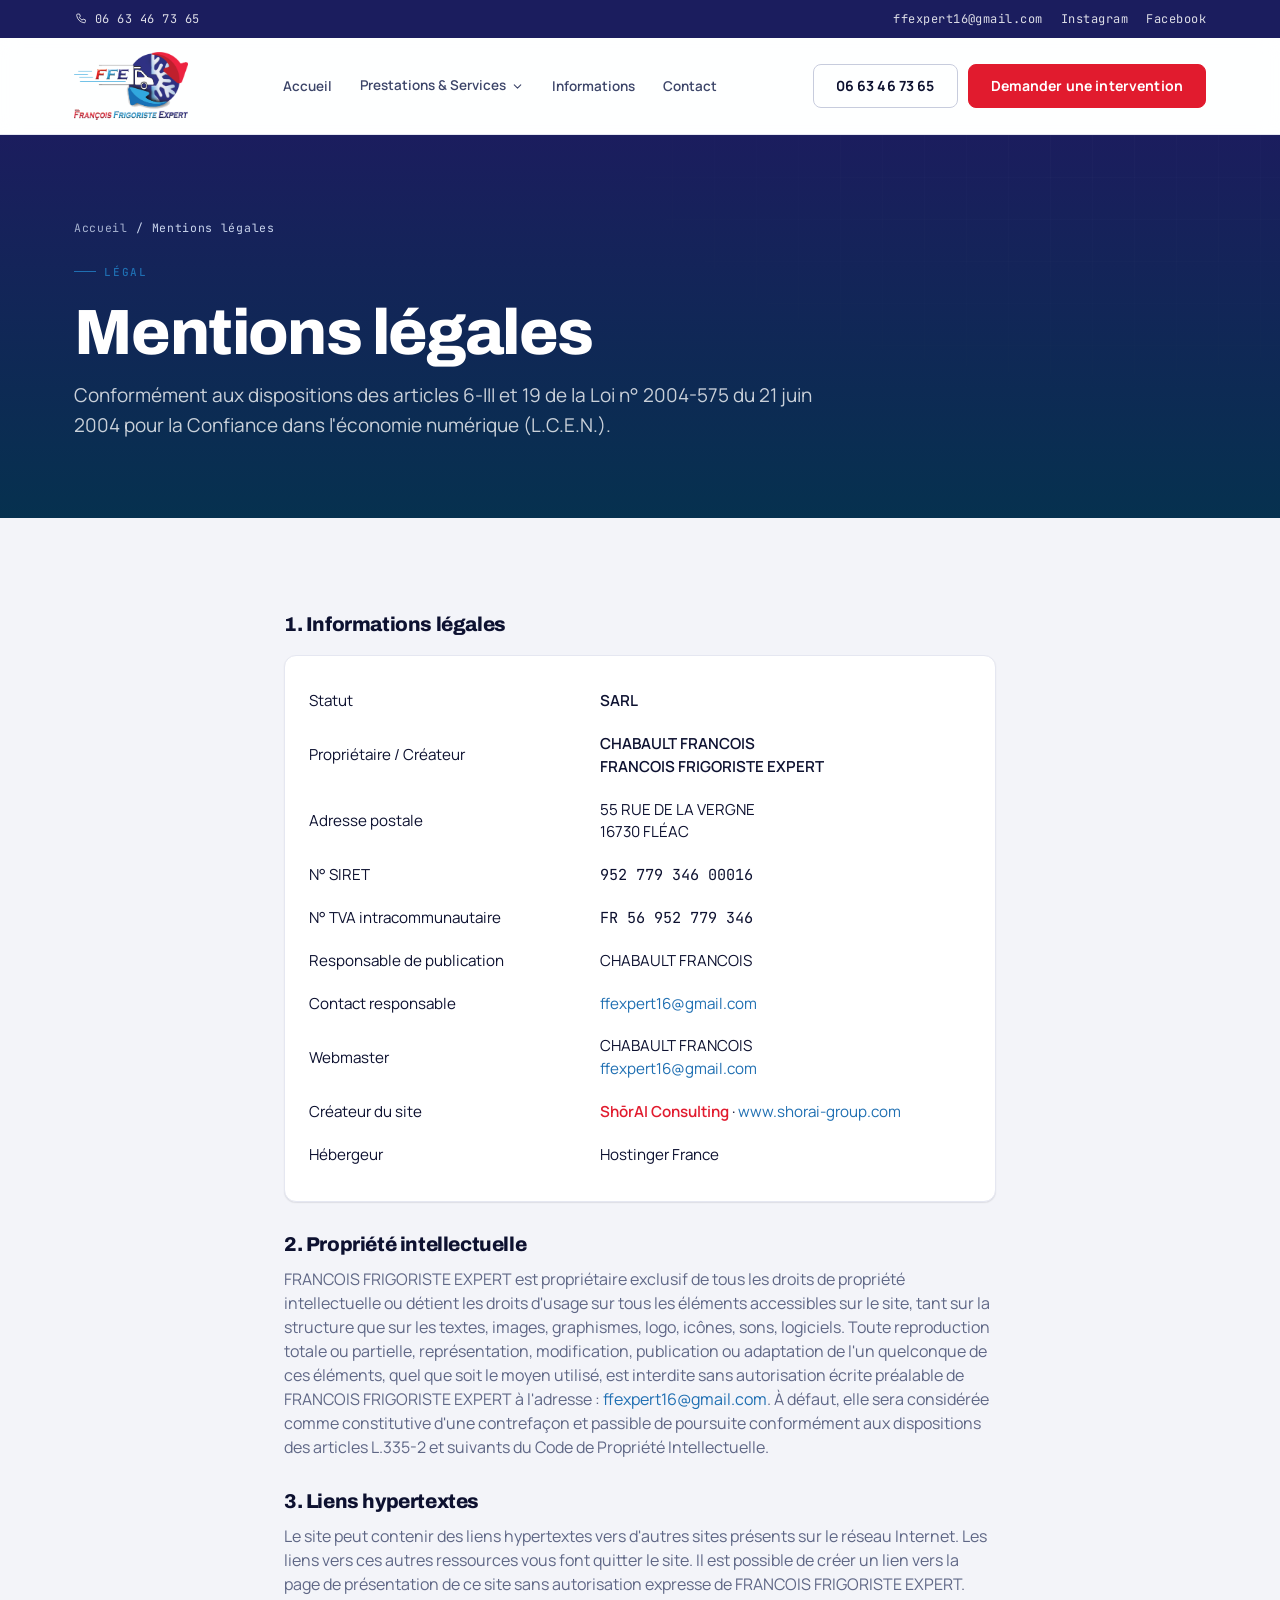
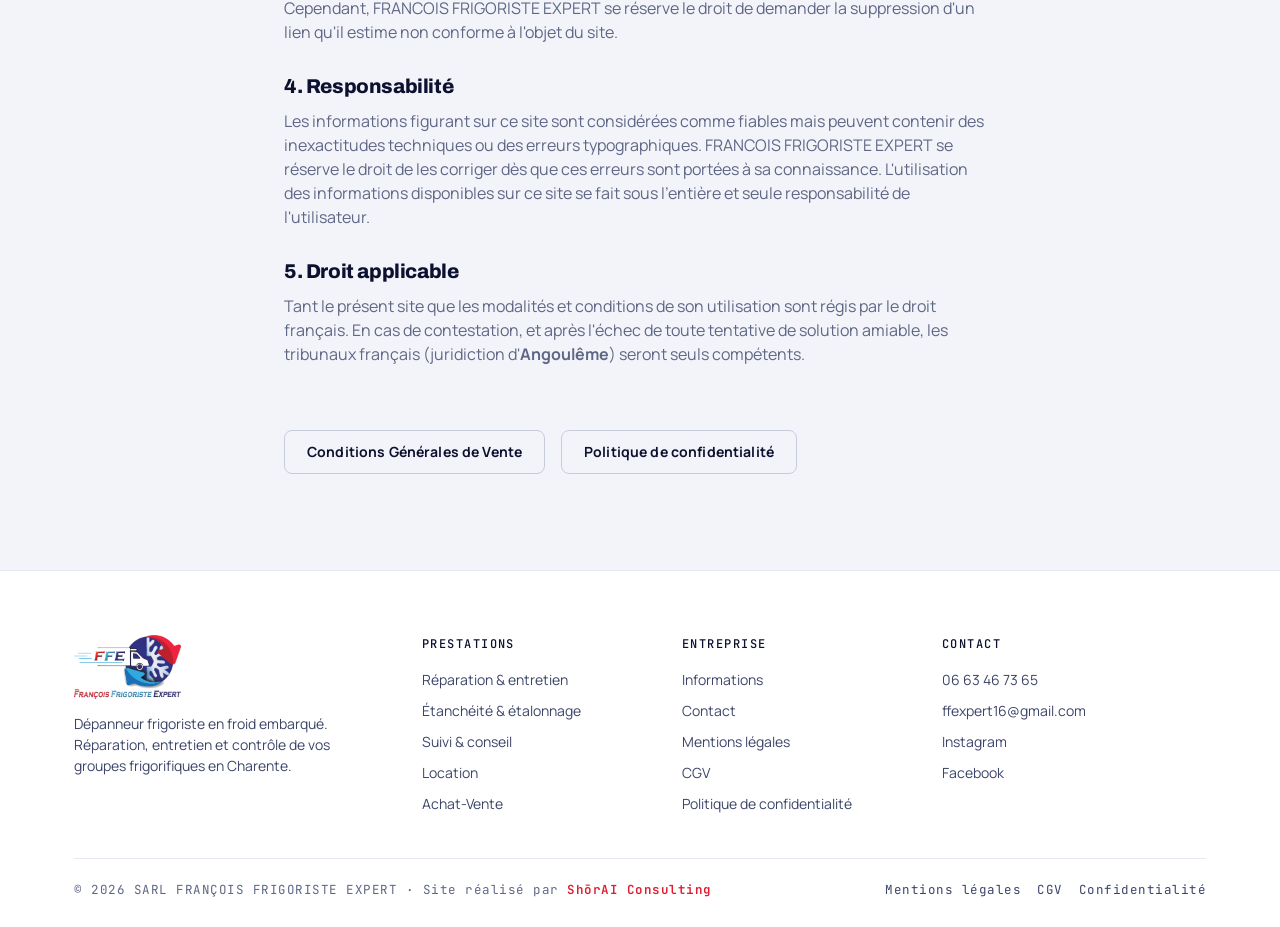
<file: mentions-legales.html>
<!DOCTYPE html>
<html lang="fr">
<head>
<meta charset="UTF-8">
<meta name="viewport" content="width=device-width, initial-scale=1">
<title>Mentions légales · François Frigoriste Expert</title>
<meta name="description" content="Mentions légales du site de la SARL François Frigoriste Expert · dépannage frigoriste en froid embarqué en Charente.">
<link rel="preconnect" href="https://fonts.googleapis.com">
<link rel="preconnect" href="https://fonts.gstatic.com" crossorigin>
<link href="https://fonts.googleapis.com/css2?family=Archivo:wght@600;700;800&family=Manrope:wght@400;500;600;700&family=JetBrains+Mono:wght@400;500&display=swap" rel="stylesheet">
<link rel="stylesheet" href="assets/styles.css?v=20261123b">
</head>
<body>
<div class="topbar">
  <div class="container">
    <a href="tel:0663467365"><svg viewBox="0 0 24 24" fill="none" width="14" height="14"><path d="M6.5 3.5h3l1.5 4-2 1.5a12 12 0 0 0 5 5l1.5-2 4 1.5v3a2 2 0 0 1-2.2 2A16 16 0 0 1 4.5 5.7 2 2 0 0 1 6.5 3.5Z" stroke="currentColor" stroke-width="1.6" stroke-linejoin="round"/></svg>06 63 46 73 65</a>
    <div class="tb-social">
      <a href="mailto:ffexpert16@gmail.com">ffexpert16@gmail.com</a>
      <a href="https://www.instagram.com/francoisfrigoristexpert/" target="_blank" rel="noopener">Instagram</a>
      <a href="https://www.facebook.com/p/Francois-Frigoriste-Expert-61557310612587/" target="_blank" rel="noopener">Facebook</a>
    </div>
  </div>
</div>
<header class="site-header">
  <div class="container">
    <a href="index.html" class="brand"><img class="ffe-logo" src="assets/logo-ffe.png" alt="François Frigoriste Expert — Logo"></a>
    <nav class="nav" aria-label="Navigation principale">
      <a href="index.html">Accueil</a>
      <div class="nav-dropdown">
        <button data-dropdown-toggle aria-expanded="false" aria-haspopup="true">
          Prestations &amp; Services
          <svg viewBox="0 0 24 24" fill="none" stroke="currentColor" stroke-width="2" stroke-linecap="round" stroke-linejoin="round"><polyline points="6 9 12 15 18 9"/></svg>
        </button>
        <div class="nav-submenu" role="menu">
          <a href="reparation-entretien.html">Réparation &amp; entretien</a>
          <a href="etancheite-etalonnage.html">Étanchéité &amp; étalonnage</a>
          <a href="suivi-controle-conseil.html">Suivi &amp; conseil</a>
          <a href="location.html">Location</a>
          <a href="achat-vente.html">Achat-Vente</a>
        </div>
      </div>
      <a href="information.html">Informations</a>
      <a href="contact.html">Contact</a>
    </nav>
    <div class="header-cta">
      <a href="tel:0663467365" class="btn btn-ghost">06 63 46 73 65</a>
      <a href="contact.html" class="btn btn-signal">Demander une intervention</a>
      <button class="nav-toggle" data-nav-toggle aria-label="Menu"><svg viewBox="0 0 24 24" fill="none"><path d="M4 7h16M4 12h16M4 17h16" stroke="currentColor" stroke-width="1.8" stroke-linecap="round"/></svg></button>
    </div>
  </div>
</header>

<section class="page-head">
  <div class="container">
    <div class="breadcrumb"><a href="index.html">Accueil</a> <span>/</span> Mentions légales</div>
    <span class="eyebrow">Légal</span>
    <h1>Mentions légales</h1>
    <p class="lede">Conformément aux dispositions des articles 6-III et 19 de la Loi n° 2004-575 du 21 juin 2004 pour la Confiance dans l'économie numérique (L.C.E.N.).</p>
  </div>
</section>

<section class="section">
  <div class="container" style="max-width:760px">

    <h2 style="font-size:1.25rem;margin-bottom:20px">1. Informations légales</h2>
    <div class="card" style="margin-bottom:32px">
      <table style="width:100%;border-collapse:collapse;font-size:.95rem">
        <tbody>
          <tr style="border-bottom:1px solid var(--border)"><td style="padding:10px 0;color:var(--muted);width:44%">Statut</td><td style="padding:10px 0;font-weight:600">SARL</td></tr>
          <tr style="border-bottom:1px solid var(--border)"><td style="padding:10px 0;color:var(--muted)">Propriétaire / Créateur</td><td style="padding:10px 0;font-weight:600">CHABAULT FRANCOIS<br>FRANCOIS FRIGORISTE EXPERT</td></tr>
          <tr style="border-bottom:1px solid var(--border)"><td style="padding:10px 0;color:var(--muted)">Adresse postale</td><td style="padding:10px 0">55 RUE DE LA VERGNE<br>16730 FLÉAC</td></tr>
          <tr style="border-bottom:1px solid var(--border)"><td style="padding:10px 0;color:var(--muted)">N° SIRET</td><td style="padding:10px 0;font-family:'JetBrains Mono',monospace">952 779 346 00016</td></tr>
          <tr style="border-bottom:1px solid var(--border)"><td style="padding:10px 0;color:var(--muted)">N° TVA intracommunautaire</td><td style="padding:10px 0;font-family:'JetBrains Mono',monospace">FR 56 952 779 346</td></tr>
          <tr style="border-bottom:1px solid var(--border)"><td style="padding:10px 0;color:var(--muted)">Responsable de publication</td><td style="padding:10px 0">CHABAULT FRANCOIS</td></tr>
          <tr style="border-bottom:1px solid var(--border)"><td style="padding:10px 0;color:var(--muted)">Contact responsable</td><td style="padding:10px 0"><a href="mailto:ffexpert16@gmail.com" style="color:var(--glacier)">ffexpert16@gmail.com</a></td></tr>
          <tr style="border-bottom:1px solid var(--border)"><td style="padding:10px 0;color:var(--muted)">Webmaster</td><td style="padding:10px 0">CHABAULT FRANCOIS<br><a href="mailto:ffexpert16@gmail.com" style="color:var(--glacier)">ffexpert16@gmail.com</a></td></tr>
          <tr style="border-bottom:1px solid var(--border)"><td style="padding:10px 0;color:var(--muted)">Créateur du site</td><td style="padding:10px 0"><a href="https://www.shorai-group.com" target="_blank" rel="noopener" style="color:#E11B2E;font-weight:600">ShōrAI Consulting</a> · <a href="https://www.shorai-group.com" target="_blank" rel="noopener" style="color:var(--glacier)">www.shorai-group.com</a></td></tr>
          <tr><td style="padding:10px 0;color:var(--muted)">Hébergeur</td><td style="padding:10px 0">Hostinger France</td></tr>
        </tbody>
      </table>
    </div>

    <h2 style="font-size:1.25rem;margin-bottom:12px">2. Propriété intellectuelle</h2>
    <p class="muted" style="margin-bottom:32px">FRANCOIS FRIGORISTE EXPERT est propriétaire exclusif de tous les droits de propriété intellectuelle ou détient les droits d'usage sur tous les éléments accessibles sur le site, tant sur la structure que sur les textes, images, graphismes, logo, icônes, sons, logiciels. Toute reproduction totale ou partielle, représentation, modification, publication ou adaptation de l'un quelconque de ces éléments, quel que soit le moyen utilisé, est interdite sans autorisation écrite préalable de FRANCOIS FRIGORISTE EXPERT à l'adresse : <a href="mailto:ffexpert16@gmail.com" style="color:var(--glacier)">ffexpert16@gmail.com</a>. À défaut, elle sera considérée comme constitutive d'une contrefaçon et passible de poursuite conformément aux dispositions des articles L.335-2 et suivants du Code de Propriété Intellectuelle.</p>

    <h2 style="font-size:1.25rem;margin-bottom:12px">3. Liens hypertextes</h2>
    <p class="muted" style="margin-bottom:32px">Le site peut contenir des liens hypertextes vers d'autres sites présents sur le réseau Internet. Les liens vers ces autres ressources vous font quitter le site. Il est possible de créer un lien vers la page de présentation de ce site sans autorisation expresse de FRANCOIS FRIGORISTE EXPERT. Cependant, FRANCOIS FRIGORISTE EXPERT se réserve le droit de demander la suppression d'un lien qu'il estime non conforme à l'objet du site.</p>

    <h2 style="font-size:1.25rem;margin-bottom:12px">4. Responsabilité</h2>
    <p class="muted" style="margin-bottom:32px">Les informations figurant sur ce site sont considérées comme fiables mais peuvent contenir des inexactitudes techniques ou des erreurs typographiques. FRANCOIS FRIGORISTE EXPERT se réserve le droit de les corriger dès que ces erreurs sont portées à sa connaissance. L'utilisation des informations disponibles sur ce site se fait sous l'entière et seule responsabilité de l'utilisateur.</p>

    <h2 style="font-size:1.25rem;margin-bottom:12px">5. Droit applicable</h2>
    <p class="muted">Tant le présent site que les modalités et conditions de son utilisation sont régis par le droit français. En cas de contestation, et après l'échec de toute tentative de solution amiable, les tribunaux français (juridiction d'<strong>Angoulême</strong>) seront seuls compétents.</p>

    <div style="margin-top:40px;padding-top:24px;border-top:1px solid var(--border);display:flex;gap:16px;flex-wrap:wrap">
      <a href="cgv.html" class="btn btn-ghost btn-sm">Conditions Générales de Vente</a>
      <a href="politique-confidentialite.html" class="btn btn-ghost btn-sm">Politique de confidentialité</a>
    </div>
  </div>
</section>

<footer class="site-footer">
  <div class="container">
    <div class="footer-grid">
      <div>
        <div class="brand" style="margin-bottom:14px"><img class="ffe-logo" src="assets/logo-ffe.png" alt="François Frigoriste Expert — Logo"></div>
        <p style="max-width:34ch">Dépanneur frigoriste en froid embarqué. Réparation, entretien et contrôle de vos groupes frigorifiques en Charente.</p>
      </div>
      <div><h4>Prestations</h4><ul>
        <li><a href="reparation-entretien.html">Réparation &amp; entretien</a></li>
        <li><a href="etancheite-etalonnage.html">Étanchéité &amp; étalonnage</a></li>
        <li><a href="suivi-controle-conseil.html">Suivi &amp; conseil</a></li>
        <li><a href="location.html">Location</a></li>
        <li><a href="achat-vente.html">Achat-Vente</a></li>
      </ul></div>
      <div><h4>Entreprise</h4><ul>
        <li><a href="information.html">Informations</a></li>
        <li><a href="contact.html">Contact</a></li>
        <li><a href="mentions-legales.html" class="active">Mentions légales</a></li>
        <li><a href="cgv.html">CGV</a></li>
        <li><a href="politique-confidentialite.html">Politique de confidentialité</a></li>
      </ul></div>
      <div><h4>Contact</h4><ul>
        <li><a href="tel:0663467365">06 63 46 73 65</a></li>
        <li><a href="mailto:ffexpert16@gmail.com">ffexpert16@gmail.com</a></li>
        <li><a href="https://www.instagram.com/francoisfrigoristexpert/" target="_blank" rel="noopener">Instagram</a></li>
        <li><a href="https://www.facebook.com/p/Francois-Frigoriste-Expert-61557310612587/" target="_blank" rel="noopener">Facebook</a></li>
      </ul></div>
    </div>
    <div class="footer-bottom">
      <span class="mono">© <span data-year>2026</span> SARL FRANÇOIS FRIGORISTE EXPERT · Site réalisé par <a href="https://www.shorai-group.com" target="_blank" rel="noopener" style="color:#E11B2E;font-weight:600">ShōrAI Consulting</a></span>
      <div class="mono" style="display:flex;gap:16px;flex-wrap:wrap">
        <a href="mentions-legales.html">Mentions légales</a>
        <a href="cgv.html">CGV</a>
        <a href="politique-confidentialite.html">Confidentialité</a>
      </div>
    </div>
  </div>
</footer>
<script src="assets/site.js"></script>
</body>
</html>
</file>
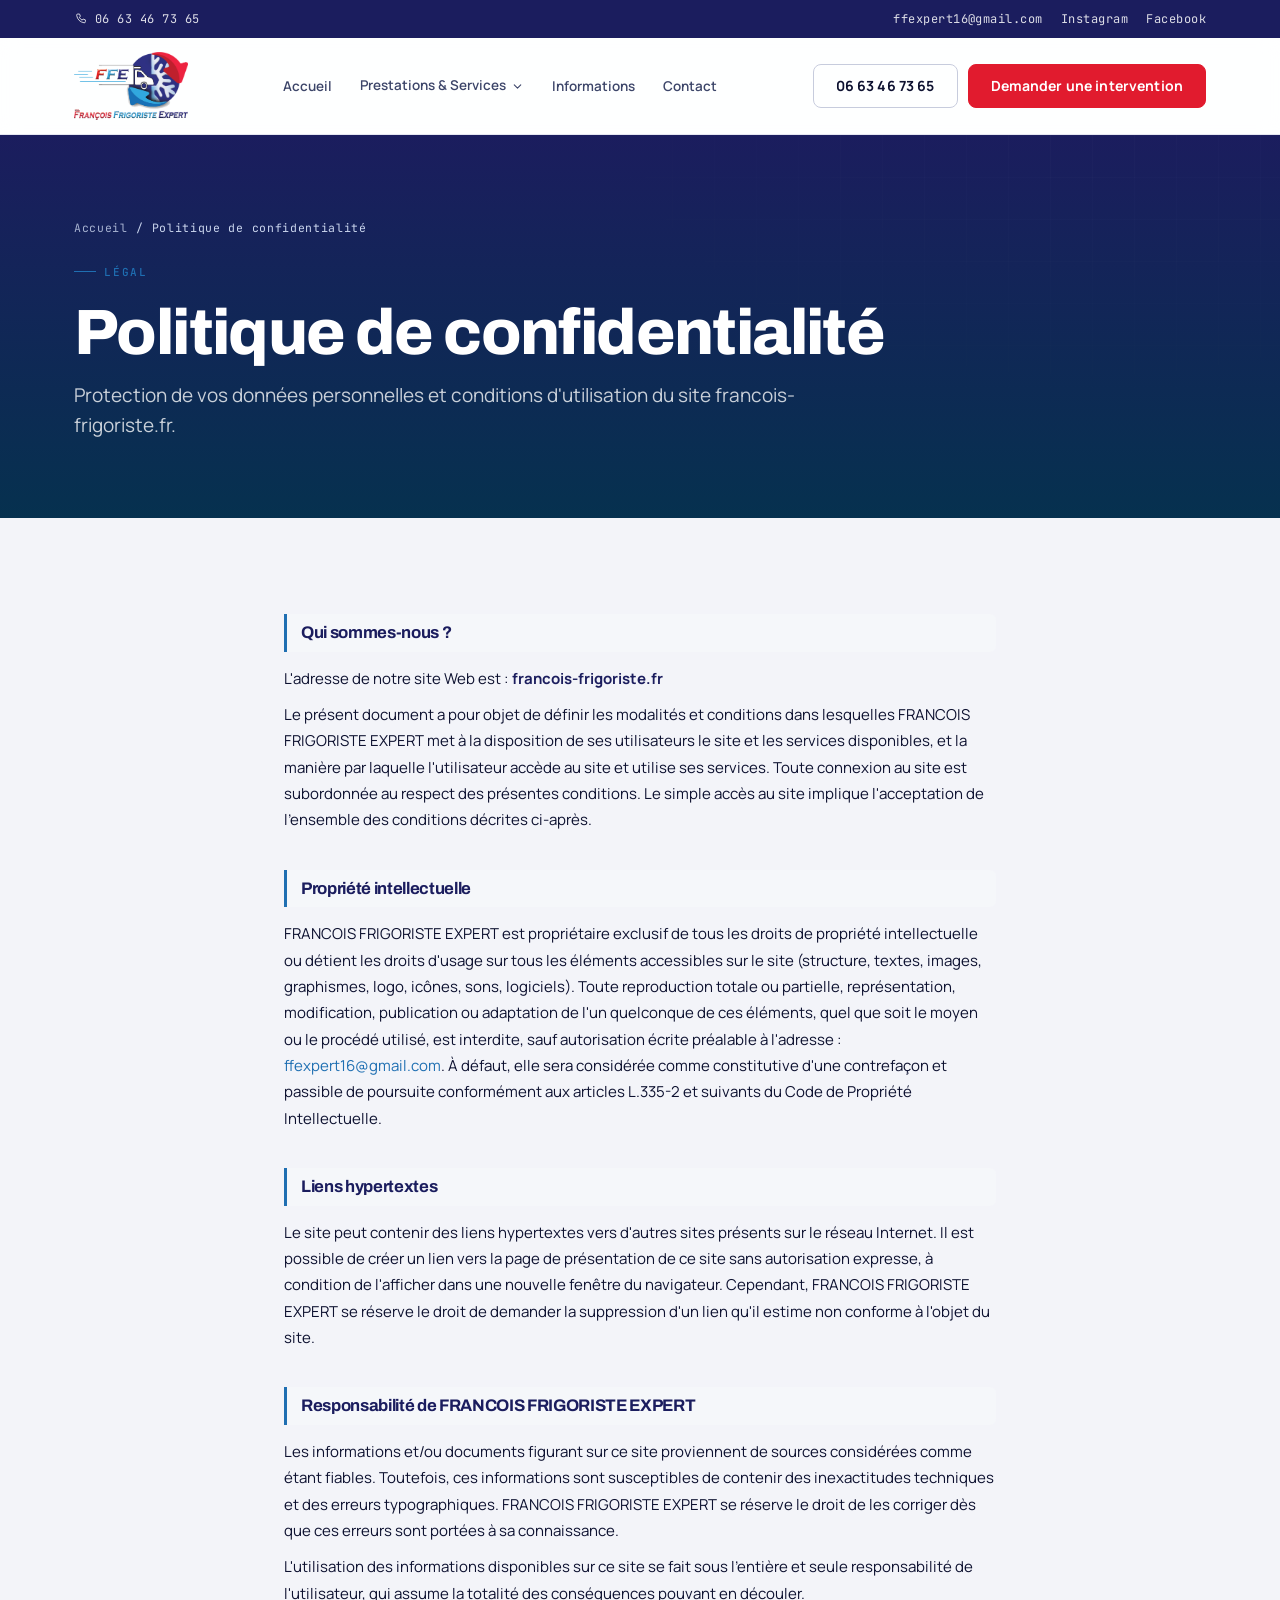
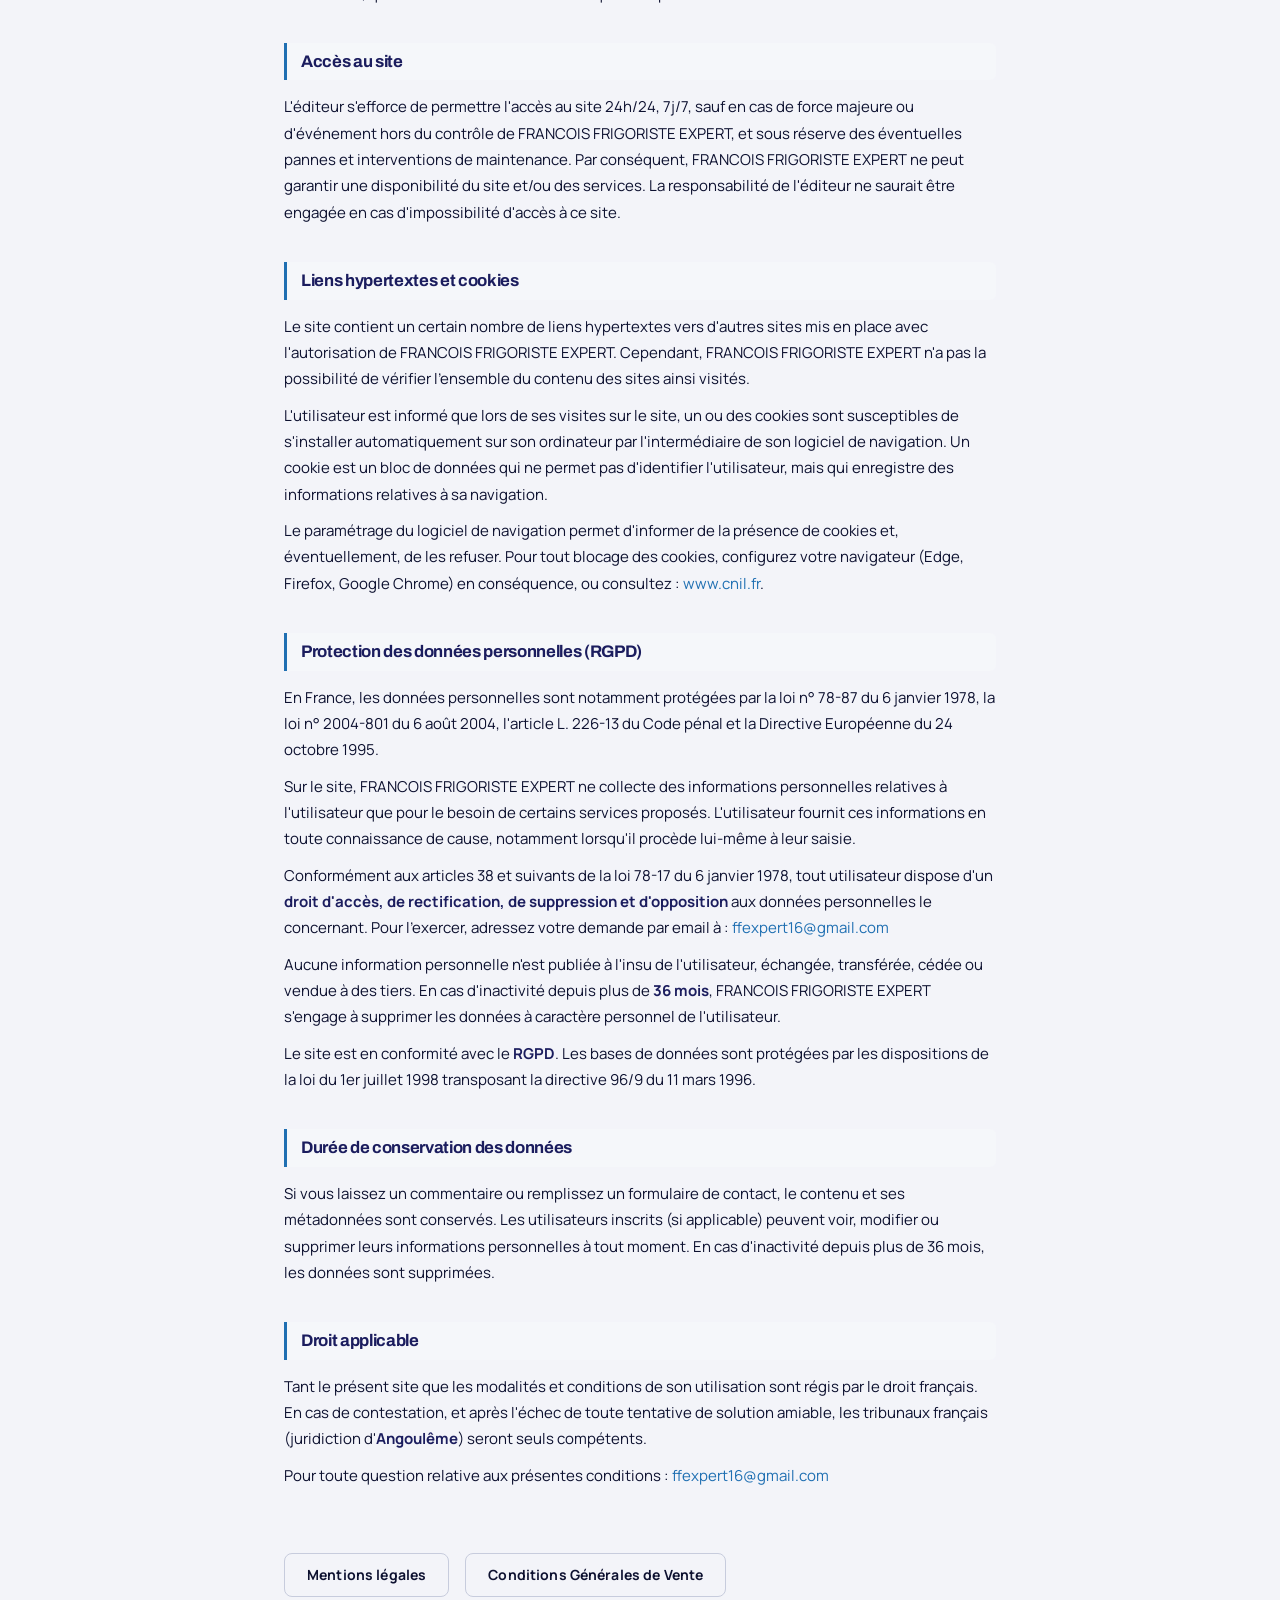
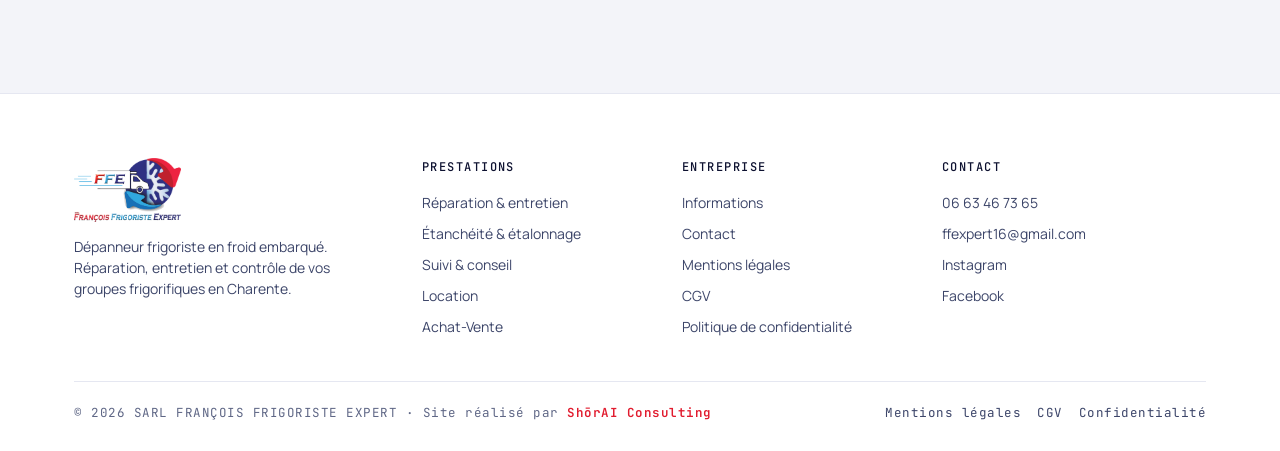
<file: politique-confidentialite.html>
<!DOCTYPE html>
<html lang="fr">
<head>
<meta charset="UTF-8">
<meta name="viewport" content="width=device-width, initial-scale=1">
<title>Politique de confidentialité · François Frigoriste Expert</title>
<meta name="description" content="Politique de confidentialité et de protection des données personnelles de la SARL François Frigoriste Expert.">
<link rel="preconnect" href="https://fonts.googleapis.com">
<link rel="preconnect" href="https://fonts.gstatic.com" crossorigin>
<link href="https://fonts.googleapis.com/css2?family=Archivo:wght@600;700;800&family=Manrope:wght@400;500;600;700&family=JetBrains+Mono:wght@400;500&display=swap" rel="stylesheet">
<link rel="stylesheet" href="assets/styles.css?v=20261123b">
</head>
<body>
<div class="topbar">
  <div class="container">
    <a href="tel:0663467365"><svg viewBox="0 0 24 24" fill="none" width="14" height="14"><path d="M6.5 3.5h3l1.5 4-2 1.5a12 12 0 0 0 5 5l1.5-2 4 1.5v3a2 2 0 0 1-2.2 2A16 16 0 0 1 4.5 5.7 2 2 0 0 1 6.5 3.5Z" stroke="currentColor" stroke-width="1.6" stroke-linejoin="round"/></svg>06 63 46 73 65</a>
    <div class="tb-social">
      <a href="mailto:ffexpert16@gmail.com">ffexpert16@gmail.com</a>
      <a href="https://www.instagram.com/francoisfrigoristexpert/" target="_blank" rel="noopener">Instagram</a>
      <a href="https://www.facebook.com/p/Francois-Frigoriste-Expert-61557310612587/" target="_blank" rel="noopener">Facebook</a>
    </div>
  </div>
</div>
<header class="site-header">
  <div class="container">
    <a href="index.html" class="brand"><img class="ffe-logo" src="assets/logo-ffe.png" alt="François Frigoriste Expert — Logo"></a>
    <nav class="nav" aria-label="Navigation principale">
      <a href="index.html">Accueil</a>
      <div class="nav-dropdown">
        <button data-dropdown-toggle aria-expanded="false" aria-haspopup="true">
          Prestations &amp; Services
          <svg viewBox="0 0 24 24" fill="none" stroke="currentColor" stroke-width="2" stroke-linecap="round" stroke-linejoin="round"><polyline points="6 9 12 15 18 9"/></svg>
        </button>
        <div class="nav-submenu" role="menu">
          <a href="reparation-entretien.html">Réparation &amp; entretien</a>
          <a href="etancheite-etalonnage.html">Étanchéité &amp; étalonnage</a>
          <a href="suivi-controle-conseil.html">Suivi &amp; conseil</a>
          <a href="location.html">Location</a>
          <a href="achat-vente.html">Achat-Vente</a>
        </div>
      </div>
      <a href="information.html">Informations</a>
      <a href="contact.html">Contact</a>
    </nav>
    <div class="header-cta">
      <a href="tel:0663467365" class="btn btn-ghost">06 63 46 73 65</a>
      <a href="contact.html" class="btn btn-signal">Demander une intervention</a>
      <button class="nav-toggle" data-nav-toggle aria-label="Menu"><svg viewBox="0 0 24 24" fill="none"><path d="M4 7h16M4 12h16M4 17h16" stroke="currentColor" stroke-width="1.8" stroke-linecap="round"/></svg></button>
    </div>
  </div>
</header>

<section class="page-head">
  <div class="container">
    <div class="breadcrumb"><a href="index.html">Accueil</a> <span>/</span> Politique de confidentialité</div>
    <span class="eyebrow">Légal</span>
    <h1>Politique de confidentialité</h1>
    <p class="lede">Protection de vos données personnelles et conditions d'utilisation du site francois-frigoriste.fr.</p>
  </div>
</section>

<section class="section">
  <div class="container" style="max-width:760px">

    <style>
      .pc-section { margin-bottom: 36px; }
      .pc-section h2 { font-size: 1.05rem; font-weight: 700; color: var(--deep); margin-bottom: 14px; padding: 10px 14px; background: var(--surface-alt, #f5f7fa); border-left: 3px solid var(--glacier); border-radius: 0 6px 6px 0; }
      .pc-section p, .pc-section li { color: var(--muted); font-size: .94rem; line-height: 1.75; margin-bottom: 10px; }
      .pc-section strong { color: var(--deep); }
      .pc-section ul { padding-left: 18px; }
    </style>

    <div class="pc-section">
      <h2>Qui sommes-nous ?</h2>
      <p>L'adresse de notre site Web est : <strong>francois-frigoriste.fr</strong></p>
      <p>Le présent document a pour objet de définir les modalités et conditions dans lesquelles FRANCOIS FRIGORISTE EXPERT met à la disposition de ses utilisateurs le site et les services disponibles, et la manière par laquelle l'utilisateur accède au site et utilise ses services. Toute connexion au site est subordonnée au respect des présentes conditions. Le simple accès au site implique l'acceptation de l'ensemble des conditions décrites ci-après.</p>
    </div>

    <div class="pc-section">
      <h2>Propriété intellectuelle</h2>
      <p>FRANCOIS FRIGORISTE EXPERT est propriétaire exclusif de tous les droits de propriété intellectuelle ou détient les droits d'usage sur tous les éléments accessibles sur le site (structure, textes, images, graphismes, logo, icônes, sons, logiciels). Toute reproduction totale ou partielle, représentation, modification, publication ou adaptation de l'un quelconque de ces éléments, quel que soit le moyen ou le procédé utilisé, est interdite, sauf autorisation écrite préalable à l'adresse : <a href="mailto:ffexpert16@gmail.com" style="color:var(--glacier)">ffexpert16@gmail.com</a>. À défaut, elle sera considérée comme constitutive d'une contrefaçon et passible de poursuite conformément aux articles L.335-2 et suivants du Code de Propriété Intellectuelle.</p>
    </div>

    <div class="pc-section">
      <h2>Liens hypertextes</h2>
      <p>Le site peut contenir des liens hypertextes vers d'autres sites présents sur le réseau Internet. Il est possible de créer un lien vers la page de présentation de ce site sans autorisation expresse, à condition de l'afficher dans une nouvelle fenêtre du navigateur. Cependant, FRANCOIS FRIGORISTE EXPERT se réserve le droit de demander la suppression d'un lien qu'il estime non conforme à l'objet du site.</p>
    </div>

    <div class="pc-section">
      <h2>Responsabilité de FRANCOIS FRIGORISTE EXPERT</h2>
      <p>Les informations et/ou documents figurant sur ce site proviennent de sources considérées comme étant fiables. Toutefois, ces informations sont susceptibles de contenir des inexactitudes techniques et des erreurs typographiques. FRANCOIS FRIGORISTE EXPERT se réserve le droit de les corriger dès que ces erreurs sont portées à sa connaissance.</p>
      <p>L'utilisation des informations disponibles sur ce site se fait sous l'entière et seule responsabilité de l'utilisateur, qui assume la totalité des conséquences pouvant en découler.</p>
    </div>

    <div class="pc-section">
      <h2>Accès au site</h2>
      <p>L'éditeur s'efforce de permettre l'accès au site 24h/24, 7j/7, sauf en cas de force majeure ou d'événement hors du contrôle de FRANCOIS FRIGORISTE EXPERT, et sous réserve des éventuelles pannes et interventions de maintenance. Par conséquent, FRANCOIS FRIGORISTE EXPERT ne peut garantir une disponibilité du site et/ou des services. La responsabilité de l'éditeur ne saurait être engagée en cas d'impossibilité d'accès à ce site.</p>
    </div>

    <div class="pc-section">
      <h2>Liens hypertextes et cookies</h2>
      <p>Le site contient un certain nombre de liens hypertextes vers d'autres sites mis en place avec l'autorisation de FRANCOIS FRIGORISTE EXPERT. Cependant, FRANCOIS FRIGORISTE EXPERT n'a pas la possibilité de vérifier l'ensemble du contenu des sites ainsi visités.</p>
      <p>L'utilisateur est informé que lors de ses visites sur le site, un ou des cookies sont susceptibles de s'installer automatiquement sur son ordinateur par l'intermédiaire de son logiciel de navigation. Un cookie est un bloc de données qui ne permet pas d'identifier l'utilisateur, mais qui enregistre des informations relatives à sa navigation.</p>
      <p>Le paramétrage du logiciel de navigation permet d'informer de la présence de cookies et, éventuellement, de les refuser. Pour tout blocage des cookies, configurez votre navigateur (Edge, Firefox, Google Chrome) en conséquence, ou consultez : <a href="https://www.cnil.fr" target="_blank" rel="noopener" style="color:var(--glacier)">www.cnil.fr</a>.</p>
    </div>

    <div class="pc-section">
      <h2>Protection des données personnelles (RGPD)</h2>
      <p>En France, les données personnelles sont notamment protégées par la loi n° 78-87 du 6 janvier 1978, la loi n° 2004-801 du 6 août 2004, l'article L. 226-13 du Code pénal et la Directive Européenne du 24 octobre 1995.</p>
      <p>Sur le site, FRANCOIS FRIGORISTE EXPERT ne collecte des informations personnelles relatives à l'utilisateur que pour le besoin de certains services proposés. L'utilisateur fournit ces informations en toute connaissance de cause, notamment lorsqu'il procède lui-même à leur saisie.</p>
      <p>Conformément aux articles 38 et suivants de la loi 78-17 du 6 janvier 1978, tout utilisateur dispose d'un <strong>droit d'accès, de rectification, de suppression et d'opposition</strong> aux données personnelles le concernant. Pour l'exercer, adressez votre demande par email à : <a href="mailto:ffexpert16@gmail.com" style="color:var(--glacier)">ffexpert16@gmail.com</a></p>
      <p>Aucune information personnelle n'est publiée à l'insu de l'utilisateur, échangée, transférée, cédée ou vendue à des tiers. En cas d'inactivité depuis plus de <strong>36 mois</strong>, FRANCOIS FRIGORISTE EXPERT s'engage à supprimer les données à caractère personnel de l'utilisateur.</p>
      <p>Le site est en conformité avec le <strong>RGPD</strong>. Les bases de données sont protégées par les dispositions de la loi du 1er juillet 1998 transposant la directive 96/9 du 11 mars 1996.</p>
    </div>

    <div class="pc-section">
      <h2>Durée de conservation des données</h2>
      <p>Si vous laissez un commentaire ou remplissez un formulaire de contact, le contenu et ses métadonnées sont conservés. Les utilisateurs inscrits (si applicable) peuvent voir, modifier ou supprimer leurs informations personnelles à tout moment. En cas d'inactivité depuis plus de 36 mois, les données sont supprimées.</p>
    </div>

    <div class="pc-section">
      <h2>Droit applicable</h2>
      <p>Tant le présent site que les modalités et conditions de son utilisation sont régis par le droit français. En cas de contestation, et après l'échec de toute tentative de solution amiable, les tribunaux français (juridiction d'<strong>Angoulême</strong>) seront seuls compétents.</p>
      <p>Pour toute question relative aux présentes conditions : <a href="mailto:ffexpert16@gmail.com" style="color:var(--glacier)">ffexpert16@gmail.com</a></p>
    </div>

    <div style="margin-top:40px;padding-top:24px;border-top:1px solid var(--border);display:flex;gap:16px;flex-wrap:wrap">
      <a href="mentions-legales.html" class="btn btn-ghost btn-sm">Mentions légales</a>
      <a href="cgv.html" class="btn btn-ghost btn-sm">Conditions Générales de Vente</a>
    </div>
  </div>
</section>

<footer class="site-footer">
  <div class="container">
    <div class="footer-grid">
      <div>
        <div class="brand" style="margin-bottom:14px"><img class="ffe-logo" src="assets/logo-ffe.png" alt="François Frigoriste Expert — Logo"></div>
        <p style="max-width:34ch">Dépanneur frigoriste en froid embarqué. Réparation, entretien et contrôle de vos groupes frigorifiques en Charente.</p>
      </div>
      <div><h4>Prestations</h4><ul>
        <li><a href="reparation-entretien.html">Réparation &amp; entretien</a></li>
        <li><a href="etancheite-etalonnage.html">Étanchéité &amp; étalonnage</a></li>
        <li><a href="suivi-controle-conseil.html">Suivi &amp; conseil</a></li>
        <li><a href="location.html">Location</a></li>
        <li><a href="achat-vente.html">Achat-Vente</a></li>
      </ul></div>
      <div><h4>Entreprise</h4><ul>
        <li><a href="information.html">Informations</a></li>
        <li><a href="contact.html">Contact</a></li>
        <li><a href="mentions-legales.html">Mentions légales</a></li>
        <li><a href="cgv.html">CGV</a></li>
        <li><a href="politique-confidentialite.html" class="active">Politique de confidentialité</a></li>
      </ul></div>
      <div><h4>Contact</h4><ul>
        <li><a href="tel:0663467365">06 63 46 73 65</a></li>
        <li><a href="mailto:ffexpert16@gmail.com">ffexpert16@gmail.com</a></li>
        <li><a href="https://www.instagram.com/francoisfrigoristexpert/" target="_blank" rel="noopener">Instagram</a></li>
        <li><a href="https://www.facebook.com/p/Francois-Frigoriste-Expert-61557310612587/" target="_blank" rel="noopener">Facebook</a></li>
      </ul></div>
    </div>
    <div class="footer-bottom">
      <span class="mono">© <span data-year>2026</span> SARL FRANÇOIS FRIGORISTE EXPERT · Site réalisé par <a href="https://www.shorai-group.com" target="_blank" rel="noopener" style="color:#E11B2E;font-weight:600">ShōrAI Consulting</a></span>
      <div class="mono" style="display:flex;gap:16px;flex-wrap:wrap">
        <a href="mentions-legales.html">Mentions légales</a>
        <a href="cgv.html">CGV</a>
        <a href="politique-confidentialite.html">Confidentialité</a>
      </div>
    </div>
  </div>
</footer>
<script src="assets/site.js"></script>
</body>
</html>
</file>
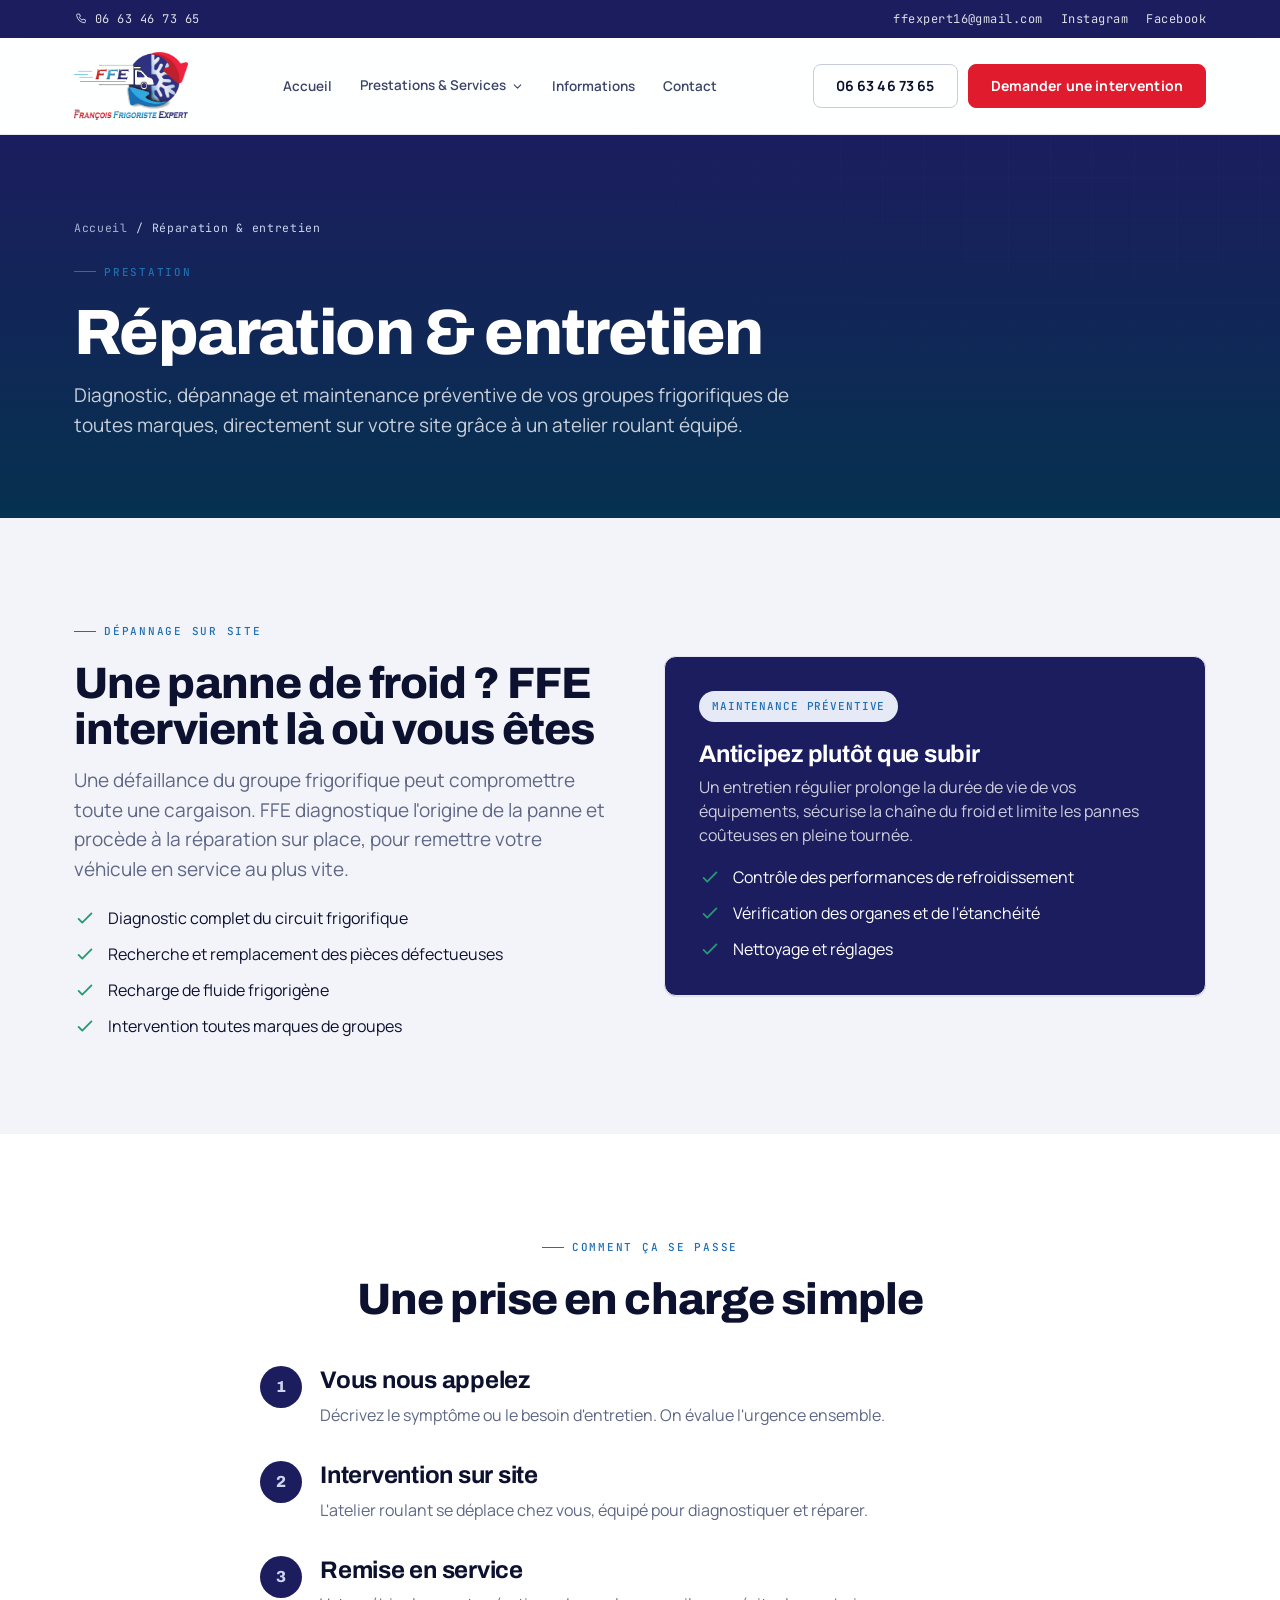
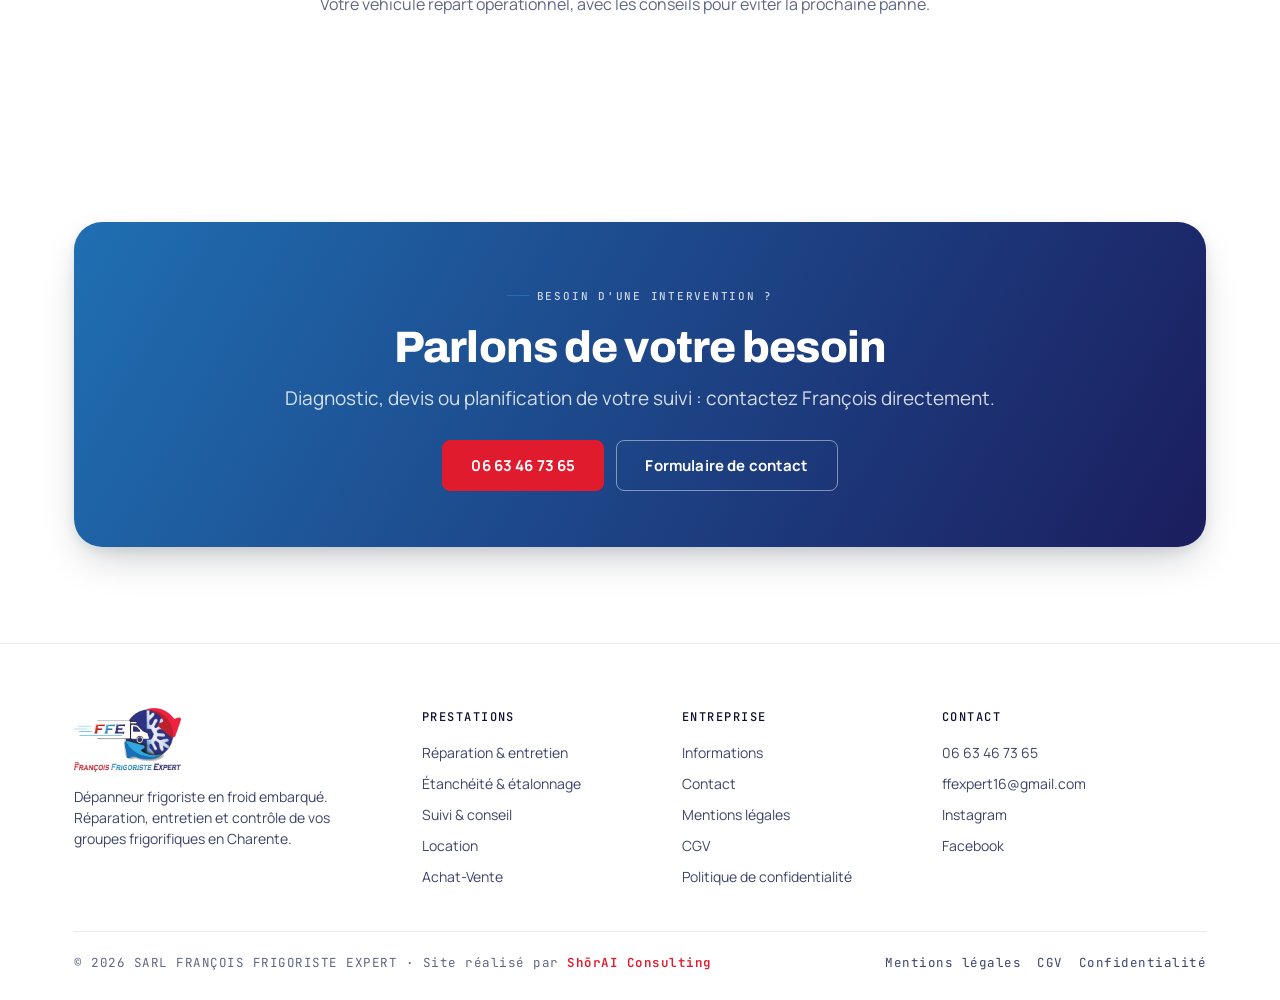
<file: reparation-entretien.html>
<!DOCTYPE html>
<html lang="fr">
<head>
<meta charset="UTF-8">
<meta name="viewport" content="width=device-width, initial-scale=1">
<title>Réparation & entretien de groupes frigorifiques · FFE Charente</title>
<meta name="description" content="Réparation et entretien de vos groupes frigorifiques toutes marques sur site, en Charente. Diagnostic, dépannage, recharge de fluide, maintenance préventive.">
<link rel="preconnect" href="https://fonts.googleapis.com">
<link rel="preconnect" href="https://fonts.gstatic.com" crossorigin>
<link href="https://fonts.googleapis.com/css2?family=Archivo:wght@600;700;800&family=Manrope:wght@400;500;600;700&family=JetBrains+Mono:wght@400;500&display=swap" rel="stylesheet">
<link rel="stylesheet" href="assets/styles.css?v=20261123b">
</head>
<body>
<div class="topbar">
  <div class="container">
    <a href="tel:0663467365"><svg viewBox="0 0 24 24" fill="none" width="14" height="14"><path d="M6.5 3.5h3l1.5 4-2 1.5a12 12 0 0 0 5 5l1.5-2 4 1.5v3a2 2 0 0 1-2.2 2A16 16 0 0 1 4.5 5.7 2 2 0 0 1 6.5 3.5Z" stroke="currentColor" stroke-width="1.6" stroke-linejoin="round"/></svg>06 63 46 73 65</a>
    <div class="tb-social">
      <a href="mailto:ffexpert16@gmail.com">ffexpert16@gmail.com</a>
      <a href="https://www.instagram.com/francoisfrigoristexpert/" target="_blank" rel="noopener">Instagram</a>
      <a href="https://www.facebook.com/p/Francois-Frigoriste-Expert-61557310612587/" target="_blank" rel="noopener">Facebook</a>
    </div>
  </div>
</div>
<header class="site-header">
  <div class="container">
    <a href="index.html" class="brand"><img class="ffe-logo" src="assets/logo-ffe.png" alt="François Frigoriste Expert — Logo"></a>
    <nav class="nav" aria-label="Navigation principale">
      <a href="index.html">Accueil</a>
      <div class="nav-dropdown">
        <button data-dropdown-toggle aria-expanded="false" aria-haspopup="true">
          Prestations &amp; Services
          <svg viewBox="0 0 24 24" fill="none" stroke="currentColor" stroke-width="2" stroke-linecap="round" stroke-linejoin="round"><polyline points="6 9 12 15 18 9"/></svg>
        </button>
        <div class="nav-submenu" role="menu">
          <a href="reparation-entretien.html" class="active">Réparation &amp; entretien</a>
          <a href="etancheite-etalonnage.html">Étanchéité &amp; étalonnage</a>
          <a href="suivi-controle-conseil.html">Suivi &amp; conseil</a>
          <a href="location.html">Location</a>
          <a href="achat-vente.html">Achat-Vente</a>
        </div>
      </div>
      <a href="information.html">Informations</a>
      <a href="contact.html">Contact</a>
    </nav>
    <div class="header-cta">
      <a href="tel:0663467365" class="btn btn-ghost">06 63 46 73 65</a>
      <a href="contact.html" class="btn btn-signal">Demander une intervention</a>
      <button class="nav-toggle" data-nav-toggle aria-label="Menu"><svg viewBox="0 0 24 24" fill="none"><path d="M4 7h16M4 12h16M4 17h16" stroke="currentColor" stroke-width="1.8" stroke-linecap="round"/></svg></button>
    </div>
  </div>
</header>
<section class="page-head">
  <div class="container">
    <div class="breadcrumb"><a href="index.html">Accueil</a> <span>/</span> Réparation &amp; entretien</div>
    <span class="eyebrow">Prestation</span>
    <h1>Réparation &amp; entretien</h1>
    <p class="lede">Diagnostic, dépannage et maintenance préventive de vos groupes frigorifiques de toutes marques, directement sur votre site grâce à un atelier roulant équipé.</p>
  </div>
</section><section class="section">
  <div class="container"><div class="feature-split">
    <div>
      <span class="eyebrow">Dépannage sur site</span>
      <h2>Une panne de froid ? FFE intervient là où vous êtes</h2>
      <p class="lede">Une défaillance du groupe frigorifique peut compromettre toute une cargaison. FFE diagnostique l'origine de la panne et procède à la réparation sur place, pour remettre votre véhicule en service au plus vite.</p>
      <ul class="checklist" style="margin-top:22px">
        <li><svg viewBox="0 0 24 24" fill="none"><path d="m5 13 4 4L19 7" stroke="currentColor" stroke-width="2" stroke-linecap="round" stroke-linejoin="round"/></svg><span>Diagnostic complet du circuit frigorifique</span></li>
        <li><svg viewBox="0 0 24 24" fill="none"><path d="m5 13 4 4L19 7" stroke="currentColor" stroke-width="2" stroke-linecap="round" stroke-linejoin="round"/></svg><span>Recherche et remplacement des pièces défectueuses</span></li>
        <li><svg viewBox="0 0 24 24" fill="none"><path d="m5 13 4 4L19 7" stroke="currentColor" stroke-width="2" stroke-linecap="round" stroke-linejoin="round"/></svg><span>Recharge de fluide frigorigène</span></li>
        <li><svg viewBox="0 0 24 24" fill="none"><path d="m5 13 4 4L19 7" stroke="currentColor" stroke-width="2" stroke-linecap="round" stroke-linejoin="round"/></svg><span>Intervention toutes marques de groupes</span></li>
      </ul>
    </div>
    <div class="card" style="background:var(--deep);color:#fff;padding:34px">
      <span class="badge badge-ice">Maintenance préventive</span>
      <h3 style="color:#fff;margin-top:18px">Anticipez plutôt que subir</h3>
      <p style="color:rgba(255,255,255,.78)">Un entretien régulier prolonge la durée de vie de vos équipements, sécurise la chaîne du froid et limite les pannes coûteuses en pleine tournée.</p>
      <ul class="checklist" style="margin-top:18px">
        <li><svg viewBox="0 0 24 24" fill="none"><path d="m5 13 4 4L19 7" stroke="currentColor" stroke-width="2" stroke-linecap="round" stroke-linejoin="round"/></svg><span style="color:#fff">Contrôle des performances de refroidissement</span></li>
        <li><svg viewBox="0 0 24 24" fill="none"><path d="m5 13 4 4L19 7" stroke="currentColor" stroke-width="2" stroke-linecap="round" stroke-linejoin="round"/></svg><span style="color:#fff">Vérification des organes et de l'étanchéité</span></li>
        <li><svg viewBox="0 0 24 24" fill="none"><path d="m5 13 4 4L19 7" stroke="currentColor" stroke-width="2" stroke-linecap="round" stroke-linejoin="round"/></svg><span style="color:#fff">Nettoyage et réglages</span></li>
      </ul>
    </div>
  </div></div>
</section>
<section class="section section--alt">
  <div class="container">
    <div class="center" style="margin-bottom:44px"><span class="eyebrow">Comment ça se passe</span><h2>Une prise en charge simple</h2></div>
    <div class="steps" style="max-width:760px;margin:0 auto">
      <div class="step"><span class="num"></span><div><h3>Vous nous appelez</h3><p class="muted">Décrivez le symptôme ou le besoin d'entretien. On évalue l'urgence ensemble.</p></div></div>
      <div class="step"><span class="num"></span><div><h3>Intervention sur site</h3><p class="muted">L'atelier roulant se déplace chez vous, équipé pour diagnostiquer et réparer.</p></div></div>
      <div class="step"><span class="num"></span><div><h3>Remise en service</h3><p class="muted">Votre véhicule repart opérationnel, avec les conseils pour éviter la prochaine panne.</p></div></div>
    </div>
  </div>
</section><section class="section section--alt">
  <div class="container"><div class="cta-band">
    <span class="eyebrow" style="color:var(--ice)">Besoin d'une intervention ?</span>
    <h2>Parlons de votre besoin</h2><p class="lede">Diagnostic, devis ou planification de votre suivi : contactez François directement.</p>
    <div class="row" style="justify-content:center;margin-top:26px">
      <a href="tel:0663467365" class="btn btn-signal btn-lg">06 63 46 73 65</a>
      <a href="contact.html" class="btn btn-ghost btn-lg">Formulaire de contact</a>
    </div>
  </div></div>
</section>
<footer class="site-footer">
  <div class="container">
    <div class="footer-grid">
      <div>
        <div class="brand" style="margin-bottom:14px"><img class="ffe-logo" src="assets/logo-ffe.png" alt="François Frigoriste Expert — Logo"></div>
        <p style="max-width:34ch">Dépanneur frigoriste en froid embarqué. Réparation, entretien et contrôle de vos groupes frigorifiques en Charente.</p>
      </div>
      <div><h4>Prestations</h4><ul>
        <li><a href="reparation-entretien.html">Réparation &amp; entretien</a></li>
        <li><a href="etancheite-etalonnage.html">Étanchéité &amp; étalonnage</a></li>
        <li><a href="suivi-controle-conseil.html">Suivi &amp; conseil</a></li>
        <li><a href="location.html">Location</a></li>
        <li><a href="achat-vente.html">Achat-Vente</a></li>
      </ul></div>
      <div><h4>Entreprise</h4><ul>
        <li><a href="information.html">Informations</a></li>
        <li><a href="contact.html">Contact</a></li>
        <li><a href="mentions-legales.html">Mentions légales</a></li>
        <li><a href="cgv.html">CGV</a></li>
        <li><a href="politique-confidentialite.html">Politique de confidentialité</a></li>
      </ul></div>
      <div><h4>Contact</h4><ul>
        <li><a href="tel:0663467365">06 63 46 73 65</a></li>
        <li><a href="mailto:ffexpert16@gmail.com">ffexpert16@gmail.com</a></li>
        <li><a href="https://www.instagram.com/francoisfrigoristexpert/" target="_blank" rel="noopener">Instagram</a></li>
        <li><a href="https://www.facebook.com/p/Francois-Frigoriste-Expert-61557310612587/" target="_blank" rel="noopener">Facebook</a></li>
      </ul></div>
    </div>
    <div class="footer-bottom">
      <span class="mono">© <span data-year>2026</span> SARL FRANÇOIS FRIGORISTE EXPERT · Site réalisé par <a href="https://www.shorai-group.com" target="_blank" rel="noopener" style="color:#E11B2E;font-weight:600">ShōrAI Consulting</a></span>
      <div class="mono" style="display:flex;gap:16px;flex-wrap:wrap"><a href="mentions-legales.html">Mentions légales</a><a href="cgv.html">CGV</a><a href="politique-confidentialite.html">Confidentialité</a></div>
    </div>
  </div>
</footer>
<script src="assets/site.js"></script>
</body>
</html>
</file>
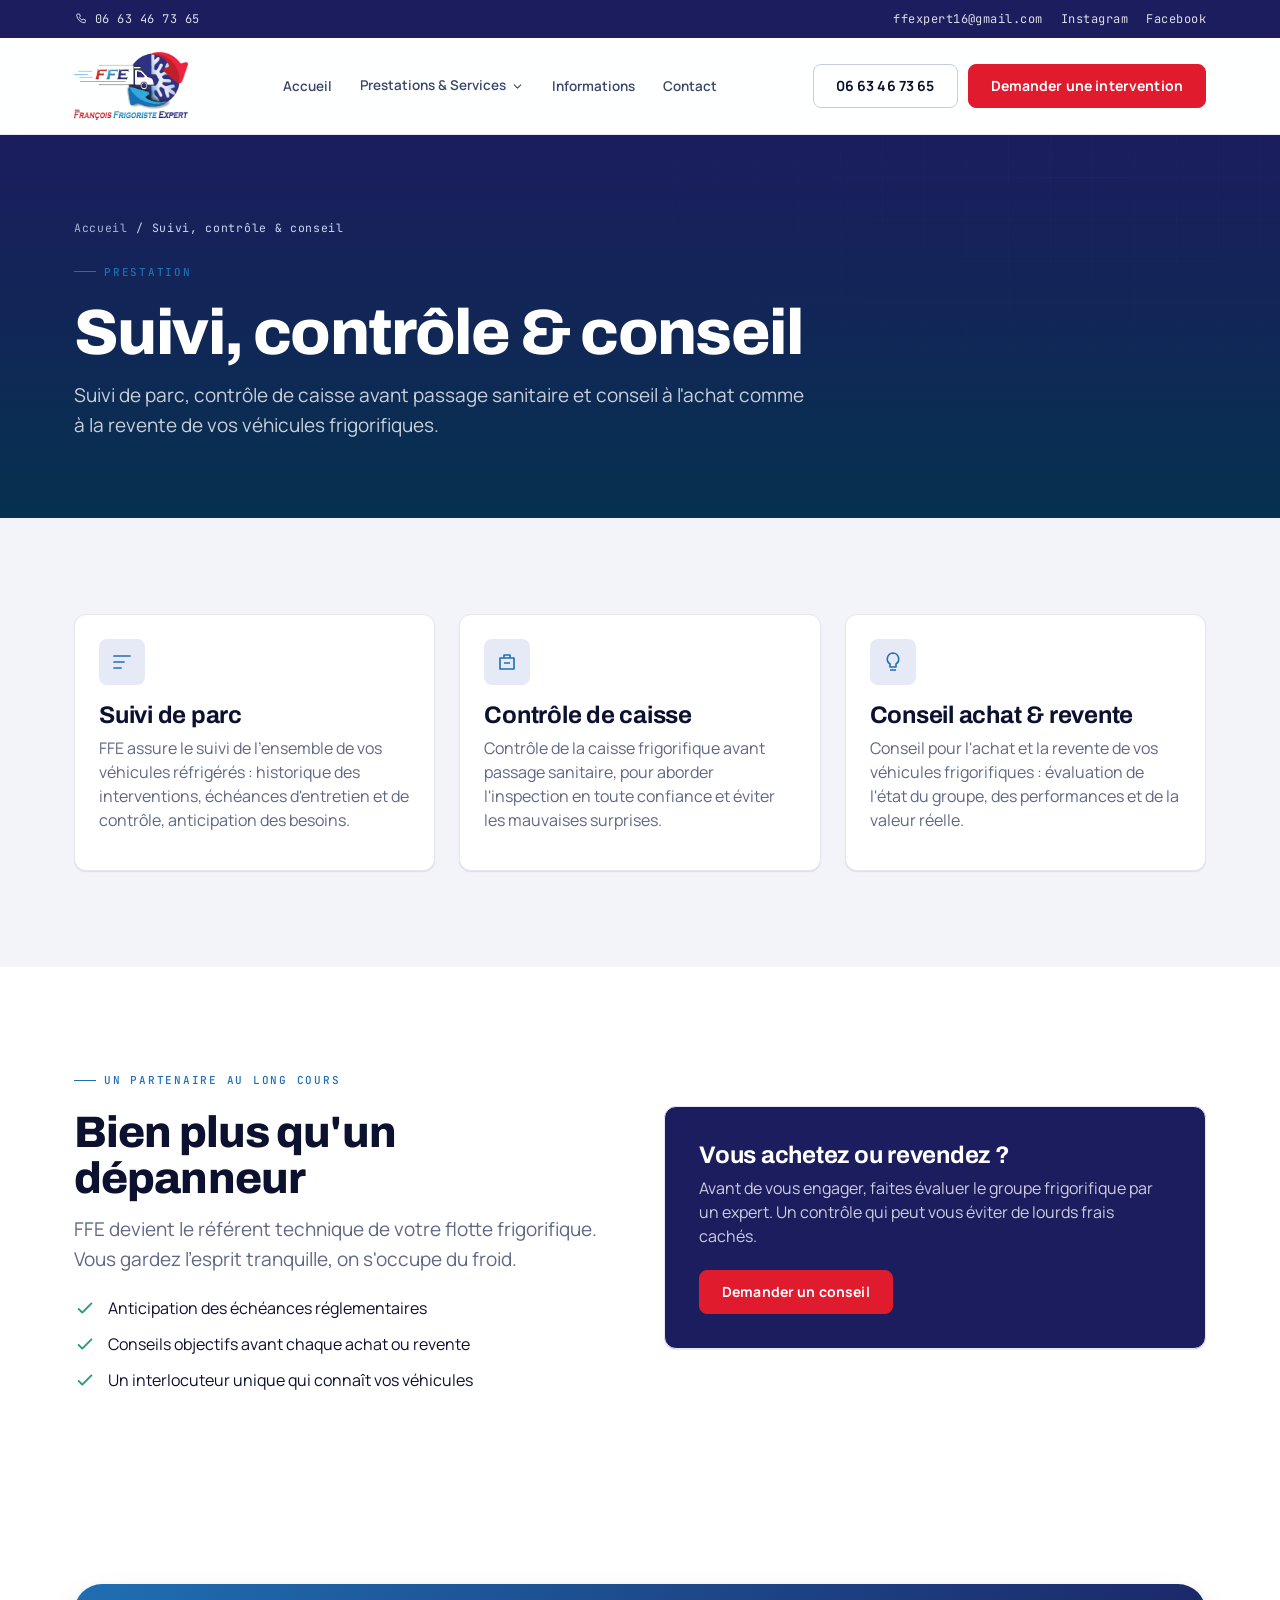
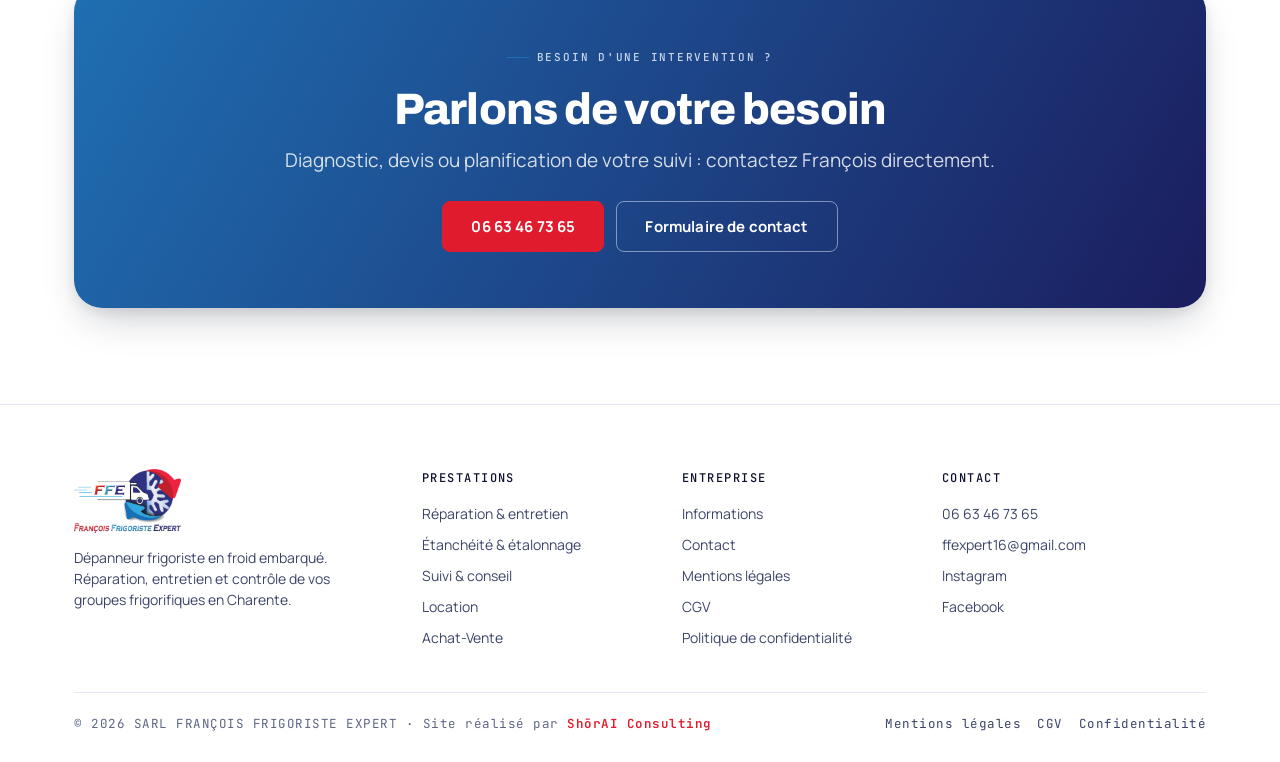
<file: suivi-controle-conseil.html>
<!DOCTYPE html>
<html lang="fr">
<head>
<meta charset="UTF-8">
<meta name="viewport" content="width=device-width, initial-scale=1">
<title>Suivi de parc, contrôle & conseil · FFE Charente</title>
<meta name="description" content="Suivi de parc, contrôle de caisse avant passage sanitaire et conseil à l'achat et à la revente de véhicules frigorifiques en Charente.">
<link rel="preconnect" href="https://fonts.googleapis.com">
<link rel="preconnect" href="https://fonts.gstatic.com" crossorigin>
<link href="https://fonts.googleapis.com/css2?family=Archivo:wght@600;700;800&family=Manrope:wght@400;500;600;700&family=JetBrains+Mono:wght@400;500&display=swap" rel="stylesheet">
<link rel="stylesheet" href="assets/styles.css?v=20261123b">
</head>
<body>
<div class="topbar">
  <div class="container">
    <a href="tel:0663467365"><svg viewBox="0 0 24 24" fill="none" width="14" height="14"><path d="M6.5 3.5h3l1.5 4-2 1.5a12 12 0 0 0 5 5l1.5-2 4 1.5v3a2 2 0 0 1-2.2 2A16 16 0 0 1 4.5 5.7 2 2 0 0 1 6.5 3.5Z" stroke="currentColor" stroke-width="1.6" stroke-linejoin="round"/></svg>06 63 46 73 65</a>
    <div class="tb-social">
      <a href="mailto:ffexpert16@gmail.com">ffexpert16@gmail.com</a>
      <a href="https://www.instagram.com/francoisfrigoristexpert/" target="_blank" rel="noopener">Instagram</a>
      <a href="https://www.facebook.com/p/Francois-Frigoriste-Expert-61557310612587/" target="_blank" rel="noopener">Facebook</a>
    </div>
  </div>
</div>
<header class="site-header">
  <div class="container">
    <a href="index.html" class="brand"><img class="ffe-logo" src="assets/logo-ffe.png" alt="François Frigoriste Expert — Logo"></a>
    <nav class="nav" aria-label="Navigation principale">
      <a href="index.html">Accueil</a>
      <div class="nav-dropdown">
        <button data-dropdown-toggle aria-expanded="false" aria-haspopup="true">
          Prestations &amp; Services
          <svg viewBox="0 0 24 24" fill="none" stroke="currentColor" stroke-width="2" stroke-linecap="round" stroke-linejoin="round"><polyline points="6 9 12 15 18 9"/></svg>
        </button>
        <div class="nav-submenu" role="menu">
          <a href="reparation-entretien.html">Réparation &amp; entretien</a>
          <a href="etancheite-etalonnage.html">Étanchéité &amp; étalonnage</a>
          <a href="suivi-controle-conseil.html" class="active">Suivi &amp; conseil</a>
          <a href="location.html">Location</a>
          <a href="achat-vente.html">Achat-Vente</a>
        </div>
      </div>
      <a href="information.html">Informations</a>
      <a href="contact.html">Contact</a>
    </nav>
    <div class="header-cta">
      <a href="tel:0663467365" class="btn btn-ghost">06 63 46 73 65</a>
      <a href="contact.html" class="btn btn-signal">Demander une intervention</a>
      <button class="nav-toggle" data-nav-toggle aria-label="Menu"><svg viewBox="0 0 24 24" fill="none"><path d="M4 7h16M4 12h16M4 17h16" stroke="currentColor" stroke-width="1.8" stroke-linecap="round"/></svg></button>
    </div>
  </div>
</header>
<section class="page-head">
  <div class="container">
    <div class="breadcrumb"><a href="index.html">Accueil</a> <span>/</span> Suivi, contrôle &amp; conseil</div>
    <span class="eyebrow">Prestation</span>
    <h1>Suivi, contrôle &amp; conseil</h1>
    <p class="lede">Suivi de parc, contrôle de caisse avant passage sanitaire et conseil à l'achat comme à la revente de vos véhicules frigorifiques.</p>
  </div>
</section><section class="section">
  <div class="container"><div class="grid grid-3">
    <div class="card">
      <span class="ico"><svg viewBox="0 0 24 24" fill="none"><path d="M4 6h16M4 12h10M4 18h7" stroke="currentColor" stroke-width="1.7" stroke-linecap="round"/></svg></span>
      <h3>Suivi de parc</h3>
      <p class="muted">FFE assure le suivi de l'ensemble de vos véhicules réfrigérés : historique des interventions, échéances d'entretien et de contrôle, anticipation des besoins.</p>
    </div>
    <div class="card">
      <span class="ico"><svg viewBox="0 0 24 24" fill="none"><path d="M5 8h14v11H5z M9 8V5h6v3M9 13h6" stroke="currentColor" stroke-width="1.6" stroke-linejoin="round"/></svg></span>
      <h3>Contrôle de caisse</h3>
      <p class="muted">Contrôle de la caisse frigorifique avant passage sanitaire, pour aborder l'inspection en toute confiance et éviter les mauvaises surprises.</p>
    </div>
    <div class="card">
      <span class="ico"><svg viewBox="0 0 24 24" fill="none"><path d="M12 3a6 6 0 0 1 3 11v3H9v-3a6 6 0 0 1 3-11ZM9 20h6" stroke="currentColor" stroke-width="1.6" stroke-linejoin="round"/></svg></span>
      <h3>Conseil achat &amp; revente</h3>
      <p class="muted">Conseil pour l'achat et la revente de vos véhicules frigorifiques : évaluation de l'état du groupe, des performances et de la valeur réelle.</p>
    </div>
  </div></div>
</section>
<section class="section section--alt">
  <div class="container"><div class="feature-split">
    <div>
      <span class="eyebrow">Un partenaire au long cours</span>
      <h2>Bien plus qu'un dépanneur</h2>
      <p class="lede">FFE devient le référent technique de votre flotte frigorifique. Vous gardez l'esprit tranquille, on s'occupe du froid.</p>
      <ul class="checklist" style="margin-top:22px">
        <li><svg viewBox="0 0 24 24" fill="none"><path d="m5 13 4 4L19 7" stroke="currentColor" stroke-width="2" stroke-linecap="round" stroke-linejoin="round"/></svg><span>Anticipation des échéances réglementaires</span></li>
        <li><svg viewBox="0 0 24 24" fill="none"><path d="m5 13 4 4L19 7" stroke="currentColor" stroke-width="2" stroke-linecap="round" stroke-linejoin="round"/></svg><span>Conseils objectifs avant chaque achat ou revente</span></li>
        <li><svg viewBox="0 0 24 24" fill="none"><path d="m5 13 4 4L19 7" stroke="currentColor" stroke-width="2" stroke-linecap="round" stroke-linejoin="round"/></svg><span>Un interlocuteur unique qui connaît vos véhicules</span></li>
      </ul>
    </div>
    <div class="card" style="background:var(--deep);color:#fff;padding:34px">
      <h3 style="color:#fff">Vous achetez ou revendez ?</h3>
      <p style="color:rgba(255,255,255,.78)">Avant de vous engager, faites évaluer le groupe frigorifique par un expert. Un contrôle qui peut vous éviter de lourds frais cachés.</p>
      <a href="contact.html" class="btn btn-signal" style="margin-top:8px">Demander un conseil</a>
    </div>
  </div></div>
</section><section class="section section--alt">
  <div class="container"><div class="cta-band">
    <span class="eyebrow" style="color:var(--ice)">Besoin d'une intervention ?</span>
    <h2>Parlons de votre besoin</h2><p class="lede">Diagnostic, devis ou planification de votre suivi : contactez François directement.</p>
    <div class="row" style="justify-content:center;margin-top:26px">
      <a href="tel:0663467365" class="btn btn-signal btn-lg">06 63 46 73 65</a>
      <a href="contact.html" class="btn btn-ghost btn-lg">Formulaire de contact</a>
    </div>
  </div></div>
</section>
<footer class="site-footer">
  <div class="container">
    <div class="footer-grid">
      <div>
        <div class="brand" style="margin-bottom:14px"><img class="ffe-logo" src="assets/logo-ffe.png" alt="François Frigoriste Expert — Logo"></div>
        <p style="max-width:34ch">Dépanneur frigoriste en froid embarqué. Réparation, entretien et contrôle de vos groupes frigorifiques en Charente.</p>
      </div>
      <div><h4>Prestations</h4><ul>
        <li><a href="reparation-entretien.html">Réparation &amp; entretien</a></li>
        <li><a href="etancheite-etalonnage.html">Étanchéité &amp; étalonnage</a></li>
        <li><a href="suivi-controle-conseil.html">Suivi &amp; conseil</a></li>
        <li><a href="location.html">Location</a></li>
        <li><a href="achat-vente.html">Achat-Vente</a></li>
      </ul></div>
      <div><h4>Entreprise</h4><ul>
        <li><a href="information.html">Informations</a></li>
        <li><a href="contact.html">Contact</a></li>
        <li><a href="mentions-legales.html">Mentions légales</a></li>
        <li><a href="cgv.html">CGV</a></li>
        <li><a href="politique-confidentialite.html">Politique de confidentialité</a></li>
      </ul></div>
      <div><h4>Contact</h4><ul>
        <li><a href="tel:0663467365">06 63 46 73 65</a></li>
        <li><a href="mailto:ffexpert16@gmail.com">ffexpert16@gmail.com</a></li>
        <li><a href="https://www.instagram.com/francoisfrigoristexpert/" target="_blank" rel="noopener">Instagram</a></li>
        <li><a href="https://www.facebook.com/p/Francois-Frigoriste-Expert-61557310612587/" target="_blank" rel="noopener">Facebook</a></li>
      </ul></div>
    </div>
    <div class="footer-bottom">
      <span class="mono">© <span data-year>2026</span> SARL FRANÇOIS FRIGORISTE EXPERT · Site réalisé par <a href="https://www.shorai-group.com" target="_blank" rel="noopener" style="color:#E11B2E;font-weight:600">ShōrAI Consulting</a></span>
      <div class="mono" style="display:flex;gap:16px;flex-wrap:wrap"><a href="mentions-legales.html">Mentions légales</a><a href="cgv.html">CGV</a><a href="politique-confidentialite.html">Confidentialité</a></div>
    </div>
  </div>
</footer>
<script src="assets/site.js"></script>
</body>
</html>
</file>
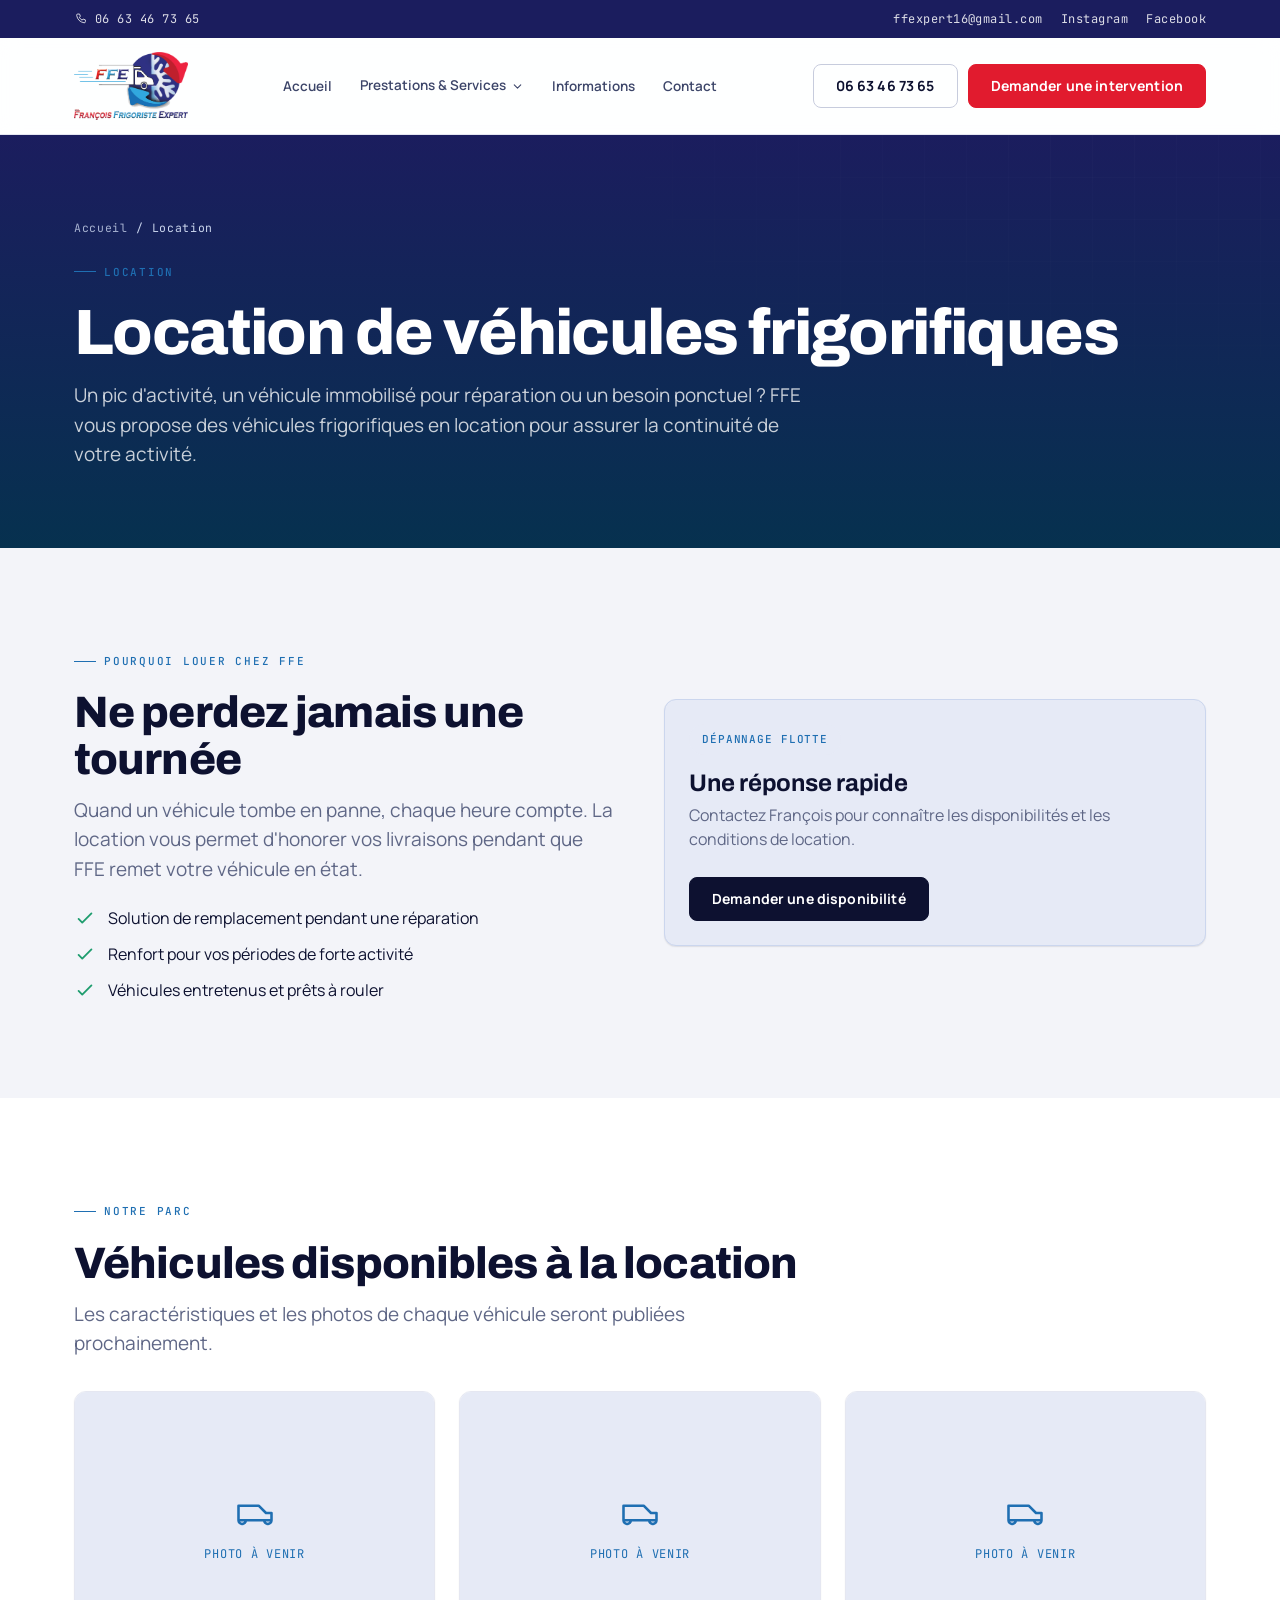
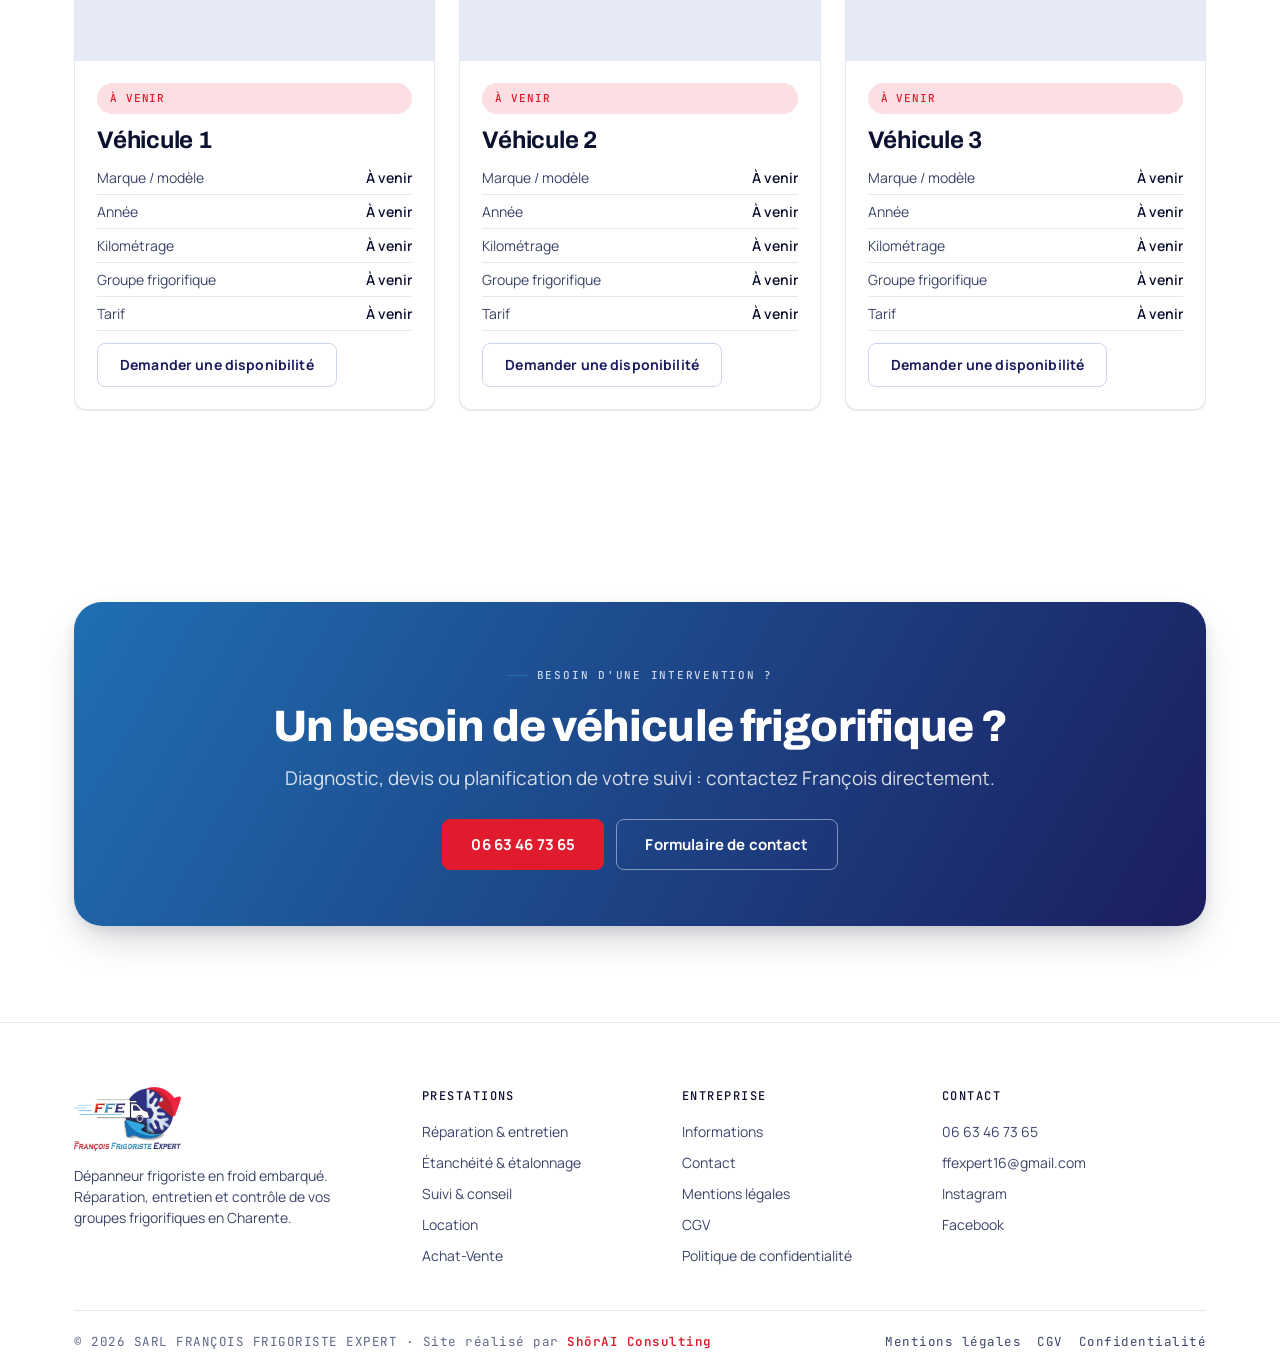
<file: vehicules.html>
<!DOCTYPE html>
<html lang="fr"><head><meta charset="UTF-8"><meta http-equiv="refresh" content="0; url=location.html"><link rel="canonical" href="location.html"><title>Redirection</title></head><body><p><a href="location.html">Location</a> · <a href="achat-vente.html">Achat-Vente</a></p></body></html>
</file>
<file: assets/styles.css>
/* ============================================================
   FFE — François Frigoriste Expert
   Feuille de styles globale — basée sur le Design System FFE
   Couleurs glacier · Archivo / Manrope / JetBrains Mono
   ============================================================ */

:root{
  /* ink + surfaces — teinte indigo de la marque */
  --ink:#0D1130; --ink-2:#1A1E52;
  --steel-900:#232a4d; --steel-700:#3c4569; --steel-500:#5f6786;
  --steel-300:#98A0BA; --steel-200:#C7CCDD; --steel-100:#E5E7F1;
  --frost:#F3F4F9; --frost-2:#EAECF4; --white:#FFFFFF;
  /* brand — bleus du logo */
  --deep:#1B1D5E; --glacier:#1F6FB2; --glacier-2:#2E86C6;
  --ice:#CBD6EE; --frost-blue:#E6EAF6;
  /* signal (intervention/urgence) — rouge du logo */
  --signal:#E11B2E; --signal-2:#F23A4C; --signal-3:#FBDFE2;
  /* sémantique */
  --ok:#1F9D6F; --warn:#E8B41A; --err:#D14545;
  /* rayons */
  --r-xs:4px; --r-sm:8px; --r-md:12px; --r-lg:18px; --r-xl:28px;
  /* ombres */
  --sh-1:0 1px 0 rgba(10,20,34,.04),0 1px 2px rgba(10,20,34,.06);
  --sh-2:0 4px 14px rgba(10,20,34,.08),0 1px 2px rgba(10,20,34,.05);
  --sh-3:0 18px 40px -12px rgba(10,20,34,.25),0 4px 12px rgba(10,20,34,.08);
  --grid:8px;
  --maxw:1180px;
}

*,*::before,*::after{box-sizing:border-box}
html{scroll-behavior:smooth}
body{
  margin:0;background:var(--frost);color:var(--ink);
  font-family:"Manrope",system-ui,-apple-system,sans-serif;
  -webkit-font-smoothing:antialiased;text-rendering:optimizeLegibility;
  font-size:16px;line-height:1.5;
}
::selection{background:var(--ice);color:var(--ink)}
a{color:inherit;text-decoration:none}
img{max-width:100%;display:block}

/* ── Typographie ────────────────────────────────────── */
h1,.h1{font-family:"Archivo";font-weight:800;font-size:clamp(40px,6vw,64px);letter-spacing:-.025em;line-height:1.02;margin:0 0 16px}
h2,.h2{font-family:"Archivo";font-weight:800;font-size:clamp(30px,4vw,44px);letter-spacing:-.02em;line-height:1.05;margin:0 0 14px}
h3,.h3{font-family:"Archivo";font-weight:700;font-size:clamp(20px,2.4vw,24px);letter-spacing:-.01em;line-height:1.2;margin:0 0 8px}
h4,.h4{font-family:"Archivo";font-weight:700;font-size:18px;margin:0 0 6px}
p{margin:0 0 14px}
.lede{font-size:clamp(17px,2vw,19px);line-height:1.55;color:var(--steel-500);max-width:62ch}
.mono{font-family:"JetBrains Mono",monospace}
.muted{color:var(--steel-500)}

/* ── Layout ─────────────────────────────────────────── */
.container{width:100%;max-width:var(--maxw);margin:0 auto;padding:0 24px}
.section{padding:clamp(56px,9vw,96px) 0}
.section--alt{background:var(--white)}
.section--deep{background:var(--deep);color:#fff}
.section--deep .lede,.section--deep .muted{color:rgba(255,255,255,.72)}
.grid{display:grid;gap:24px}
.grid-2{grid-template-columns:repeat(2,1fr)}
.grid-3{grid-template-columns:repeat(3,1fr)}
.grid-4{grid-template-columns:repeat(4,1fr)}
.stack{display:flex;flex-direction:column;gap:12px}
.row{display:flex;align-items:center;gap:12px;flex-wrap:wrap}
.center{text-align:center}
.center .lede{margin-inline:auto}

/* ── Eyebrow / labels ───────────────────────────────── */
.eyebrow{
  font-family:"JetBrains Mono",monospace;font-size:11px;font-weight:500;
  letter-spacing:.16em;text-transform:uppercase;color:var(--glacier);
  display:inline-flex;align-items:center;gap:8px;margin-bottom:20px;
}
.eyebrow::before{content:"";width:22px;height:1px;background:var(--glacier)}
.section--deep .eyebrow{color:var(--ice)}
.section--deep .eyebrow::before{background:var(--ice)}

/* ── Boutons ────────────────────────────────────────── */
.btn{
  display:inline-flex;align-items:center;justify-content:center;gap:10px;
  font-family:"Manrope";font-weight:700;font-size:14px;letter-spacing:.01em;
  padding:14px 22px;border-radius:var(--r-sm);border:1px solid transparent;
  cursor:pointer;transition:.18s ease;line-height:1;text-decoration:none;
}
.btn-primary{background:var(--ink);color:#fff;border-color:var(--ink)}
.btn-primary:hover{background:#000}
.btn-signal{background:var(--signal);color:#fff;border-color:var(--signal)}
.btn-signal:hover{background:var(--signal-2)}
.btn-glacier{background:var(--glacier);color:#fff;border-color:var(--glacier)}
.btn-glacier:hover{background:var(--glacier-2)}
.btn-ghost{background:transparent;color:var(--ink);border-color:var(--steel-200)}
.btn-ghost:hover{border-color:var(--ink);background:var(--white)}
/* Boutons "ghost" sur fonds sombres : texte toujours blanc */
.section--deep .btn-ghost,
.hero .btn-ghost,
.cta-band .btn-ghost,
.page-head .btn-ghost{color:#fff;border-color:rgba(255,255,255,.45)}
.section--deep .btn-ghost:hover,
.hero .btn-ghost:hover,
.cta-band .btn-ghost:hover,
.page-head .btn-ghost:hover{border-color:#fff;background:rgba(255,255,255,.10);color:#fff}
.btn-lg{padding:17px 28px;font-size:15px}

/* ── Cartes ─────────────────────────────────────────── */
.card{background:var(--white);border:1px solid var(--steel-100);border-radius:var(--r-md);padding:24px;box-shadow:var(--sh-1)}
.card--link{transition:.2s ease;display:block}
.card--link:hover{transform:translateY(-3px);box-shadow:var(--sh-3);border-color:var(--ice)}
.card .ico{
  width:46px;height:46px;border-radius:var(--r-sm);display:grid;place-items:center;
  background:var(--frost-blue);color:var(--glacier);margin-bottom:16px;
}
.card .ico svg{width:24px;height:24px}
.card h3{margin-bottom:6px}
.card .arrow{color:var(--glacier);font-family:"JetBrains Mono";font-size:12px;
  letter-spacing:.08em;text-transform:uppercase;font-weight:500;margin-top:14px;
  display:inline-flex;gap:6px;align-items:center}

/* ── Badge ──────────────────────────────────────────── */
.badge{display:inline-flex;align-items:center;gap:8px;padding:6px 12px;border-radius:999px;
  font-family:"JetBrains Mono";font-size:11px;letter-spacing:.08em;text-transform:uppercase;
  font-weight:500;border:1px solid transparent}
.badge-ice{background:var(--frost-blue);color:var(--glacier)}
.badge-ok{background:rgba(31,157,111,.12);color:var(--ok)}
.badge-signal{background:var(--signal-3);color:var(--signal)}

/* ── Header ─────────────────────────────────────────── */
.topbar{background:var(--deep);color:#fff;font-family:"JetBrains Mono";font-size:12px;letter-spacing:.04em}
.topbar .container{display:flex;justify-content:space-between;align-items:center;height:38px}
.topbar a{display:inline-flex;align-items:center;gap:7px;opacity:.85;transition:.15s}
.topbar a:hover{opacity:1;color:var(--ice)}
.topbar .tb-social{display:flex;gap:18px}

.site-header{position:sticky;top:0;z-index:500;background:rgba(255,255,255,.92);
  backdrop-filter:saturate(160%) blur(10px);border-bottom:1px solid var(--steel-100)}
.site-header .container{display:flex;align-items:center;justify-content:space-between;height:96px;gap:20px}
.brand{display:flex;align-items:center;gap:12px;flex-shrink:0}
/* Logo officiel FFE (SVG du design system) */
.ffe-logo{display:block;height:68px;width:auto}
.site-footer .ffe-logo{height:64px}
@media(max-width:640px){.ffe-logo{height:48px}}
.brand-mark{width:42px;height:42px;border-radius:var(--r-sm);background:var(--deep);
  display:grid;place-items:center;color:var(--ice);flex-shrink:0}
.brand-mark svg{width:24px;height:24px}
.brand-name{font-family:"Archivo";font-weight:800;font-size:16px;letter-spacing:-.01em;line-height:1.05}
.brand-name small{display:block;font-family:"JetBrains Mono";font-weight:500;font-size:10px;
  letter-spacing:.12em;text-transform:uppercase;color:var(--glacier);margin-top:2px}
.nav{display:flex;align-items:center;gap:4px}
.nav a{font-size:13.5px;font-weight:600;color:var(--steel-700);padding:9px 12px;border-radius:var(--r-sm);transition:.15s}
.nav a:hover{color:var(--ink);background:var(--frost)}
.nav a.active{color:var(--glacier)}

/* ── Dropdown ───────────────────────────────────────── */
.nav-dropdown{position:relative}
.nav-dropdown > button{font-size:13.5px;font-weight:600;color:var(--steel-700);
  padding:9px 12px;border-radius:var(--r-sm);border:none;background:none;cursor:pointer;
  display:flex;align-items:center;gap:5px;font-family:inherit;transition:.15s;line-height:1}
.nav-dropdown > button svg{width:13px;height:13px;transition:transform .2s}
.nav-dropdown > button:hover{color:var(--ink);background:var(--frost)}
.nav-dropdown.open > button{color:var(--glacier);background:var(--frost)}
.nav-dropdown.open > button svg{transform:rotate(180deg)}
.nav-submenu{display:none;position:absolute;top:calc(100% + 6px);left:0;min-width:230px;
  background:var(--white);border:1px solid var(--steel-100);border-radius:var(--r-md);
  box-shadow:0 8px 24px rgba(10,20,34,.15),0 2px 6px rgba(10,20,34,.08);padding:6px;z-index:600}
.nav-dropdown.open .nav-submenu{display:block}
.nav-submenu a{display:block;font-size:13px;font-weight:600;color:var(--steel-700);
  padding:9px 12px;border-radius:var(--r-sm);transition:.15s;white-space:nowrap}
.nav-submenu a:hover{color:var(--glacier);background:var(--frost)}
.nav-submenu a.active{color:var(--glacier)}
.header-cta{display:flex;align-items:center;gap:10px;flex-shrink:0}
.nav-toggle{display:none;background:none;border:1px solid var(--steel-200);border-radius:var(--r-sm);
  width:44px;height:42px;cursor:pointer;align-items:center;justify-content:center}
.nav-toggle svg{width:22px;height:22px}

/* ── Hero ───────────────────────────────────────────── */
.hero{position:relative;background:
  radial-gradient(1100px 480px at 80% -10%,rgba(17,135,198,.20),transparent 60%),
  linear-gradient(180deg,var(--deep),#04243b);
  color:#fff;overflow:hidden}
.hero::after{content:"";position:absolute;inset:0;opacity:.5;pointer-events:none;
  background-image:linear-gradient(rgba(255,255,255,.04) 1px,transparent 1px),
  linear-gradient(90deg,rgba(255,255,255,.04) 1px,transparent 1px);
  background-size:46px 46px;mask-image:radial-gradient(700px 400px at 75% 10%,#000,transparent)}
.hero .container{position:relative;z-index:1;padding-top:clamp(56px,9vw,96px);padding-bottom:clamp(56px,9vw,96px)}
.hero .lede{color:rgba(255,255,255,.78)}
.hero h1 span{color:var(--ice)}
.hero-grid{display:grid;grid-template-columns:1.15fr .85fr;gap:48px;align-items:center}
.hero-stats{display:flex;gap:32px;margin-top:34px;flex-wrap:wrap}
.hero-stats .stat .n{font-family:"Archivo";font-weight:800;font-size:34px;line-height:1;color:#fff}
.hero-stats .stat .l{font-family:"JetBrains Mono";font-size:11px;letter-spacing:.1em;
  text-transform:uppercase;color:var(--ice);margin-top:6px}
.hero-card{background:rgba(255,255,255,.06);border:1px solid rgba(255,255,255,.14);
  border-radius:var(--r-lg);padding:26px;backdrop-filter:blur(6px)}
.hero-card h3{color:#fff}
.hero-card .line{display:flex;gap:12px;align-items:flex-start;padding:11px 0;
  border-top:1px solid rgba(255,255,255,.1)}
.hero-card .line:first-of-type{border-top:0}
.hero-card .line svg{width:20px;height:20px;color:var(--ice);flex-shrink:0;margin-top:2px}
.hero-card .line span{color:rgba(255,255,255,.82);font-size:14.5px}

/* ── Liste à coches ─────────────────────────────────── */
.checklist{list-style:none;padding:0;margin:0;display:grid;gap:12px}
.checklist li{display:flex;gap:12px;align-items:flex-start}
.checklist li svg{width:22px;height:22px;color:var(--ok);flex-shrink:0;margin-top:1px}

/* ── Étapes process ─────────────────────────────────── */
.steps{counter-reset:step;display:grid;gap:20px}
.step{display:flex;gap:18px;align-items:flex-start}
.step .num{counter-increment:step;flex-shrink:0;width:42px;height:42px;border-radius:50%;
  background:var(--deep);color:var(--ice);font-family:"Archivo";font-weight:800;
  display:grid;place-items:center}
.step .num::before{content:counter(step)}

/* ── CTA bande ──────────────────────────────────────── */
.cta-band{background:linear-gradient(120deg,var(--glacier),var(--deep));color:#fff;
  border-radius:var(--r-xl);padding:clamp(32px,5vw,56px);text-align:center;box-shadow:var(--sh-3)}
.cta-band h2{color:#fff}
.cta-band .lede{color:rgba(255,255,255,.82);margin-inline:auto}

/* ── Contact ────────────────────────────────────────── */
.contact-grid{display:grid;grid-template-columns:.9fr 1.1fr;gap:40px;align-items:start}
.contact-item{display:flex;gap:14px;align-items:flex-start;padding:18px 0;border-top:1px solid var(--steel-100)}
.contact-item:first-child{border-top:0}
.contact-item .ico{width:44px;height:44px;border-radius:var(--r-sm);background:var(--frost-blue);
  color:var(--glacier);display:grid;place-items:center;flex-shrink:0}
.contact-item .ico svg{width:22px;height:22px}
.contact-item .k{font-family:"JetBrains Mono";font-size:11px;letter-spacing:.1em;
  text-transform:uppercase;color:var(--steel-500)}
.contact-item .v{font-weight:700;font-size:16px}
.form-field{margin-bottom:16px}
.form-field label{display:block;font-size:13px;font-weight:700;margin-bottom:6px}
.form-field input,.form-field textarea,.form-field select{
  width:100%;padding:13px 14px;border:1px solid var(--steel-200);border-radius:var(--r-sm);
  font-family:inherit;font-size:15px;background:var(--white);color:var(--ink);transition:.15s}
.form-field input:focus,.form-field textarea:focus,.form-field select:focus{
  outline:none;border-color:var(--glacier);box-shadow:0 0 0 3px rgba(14,111,168,.15)}

/* ── Footer ─────────────────────────────────────────── */
.site-footer{background:#fff;border-top:1px solid var(--steel-100);color:var(--steel-700);padding:64px 0 28px;font-size:14px}
.footer-grid{display:grid;grid-template-columns:1.4fr 1fr 1fr 1.2fr;gap:40px;margin-bottom:44px}
.site-footer h4{color:var(--ink);font-family:"JetBrains Mono";font-size:12px;letter-spacing:.12em;
  text-transform:uppercase;font-weight:500;margin-bottom:16px}
.site-footer ul{list-style:none;padding:0;margin:0;display:grid;gap:10px}
.site-footer a:hover{color:var(--glacier)}
.site-footer .brand-name{color:var(--ink)}
.footer-bottom{border-top:1px solid var(--steel-100);padding-top:22px;
  display:flex;justify-content:space-between;gap:16px;flex-wrap:wrap;font-size:12.5px}
.footer-bottom .mono{color:var(--steel-500,#6b7190);letter-spacing:.04em}
.footer-bottom a{color:var(--steel-700)}

/* ── Page header (sous-pages) ───────────────────────── */
.page-head{background:linear-gradient(180deg,var(--deep),#06314f);color:#fff;
  padding:clamp(48px,7vw,84px) 0 clamp(40px,6vw,64px);position:relative;overflow:hidden}
.page-head::after{content:"";position:absolute;inset:0;opacity:.4;
  background-image:linear-gradient(rgba(255,255,255,.04) 1px,transparent 1px),
  linear-gradient(90deg,rgba(255,255,255,.04) 1px,transparent 1px);background-size:42px 42px;
  mask-image:radial-gradient(600px 320px at 85% 0,#000,transparent)}
.page-head .container{position:relative;z-index:1}
.page-head .lede{color:rgba(255,255,255,.78)}
.breadcrumb{font-family:"JetBrains Mono";font-size:11.5px;letter-spacing:.06em;
  color:var(--ice);margin-bottom:18px;display:flex;gap:8px;align-items:center}
.breadcrumb a{opacity:.8}.breadcrumb a:hover{opacity:1}

/* ── Utilitaires ────────────────────────────────────── */
.mt-0{margin-top:0}.mb-0{margin-bottom:0}
.feature-split{display:grid;grid-template-columns:1fr 1fr;gap:48px;align-items:center}
.zones{display:flex;flex-wrap:wrap;gap:10px}
.zones .badge{background:var(--white);border-color:var(--steel-100);color:var(--steel-700)}

/* ── Responsive ─────────────────────────────────────── */
@media(max-width:960px){
  .hero-grid,.feature-split,.contact-grid{grid-template-columns:1fr}
  .grid-4{grid-template-columns:repeat(2,1fr)}
  .footer-grid{grid-template-columns:1fr 1fr}
  .nav,.topbar .tb-social{display:none}
  .nav-toggle{display:flex}
  .site-header .container{height:72px}
  .nav.open{display:flex;position:absolute;top:72px;left:0;right:0;flex-direction:column;
    background:var(--white);border-bottom:1px solid var(--steel-100);padding:12px;gap:2px;box-shadow:var(--sh-2)}
  .nav.open a{padding:13px 14px}
  /* dropdown mobile */
  .nav-dropdown > button{padding:13px 14px;width:100%;justify-content:space-between}
  .nav-submenu{position:static;border:none;box-shadow:none;background:var(--frost);
    border-radius:var(--r-sm);margin:2px 0;padding:4px 8px}
  .nav-submenu a{padding:10px 12px}
}
@media(max-width:640px){
  .grid-2,.grid-3,.grid-4{grid-template-columns:1fr}
  .footer-grid{grid-template-columns:1fr}
  .header-cta .btn-ghost{display:none}
  .hero-stats{gap:24px}
}

/* Portfolio véhicules */
.vehicle-grid{display:grid;grid-template-columns:repeat(3,1fr);gap:24px}
.vehicle-card{background:var(--white);border:1px solid var(--steel-100);border-radius:var(--r-md);box-shadow:var(--sh-1);overflow:hidden;display:flex;flex-direction:column}
.vehicle-photo{aspect-ratio:4/3;background:var(--frost-blue);color:var(--glacier);display:flex;flex-direction:column;align-items:center;justify-content:center;gap:10px;font-family:"JetBrains Mono";font-size:12px;letter-spacing:.06em;text-transform:uppercase}
.vehicle-body{padding:22px;display:flex;flex-direction:column;gap:12px;flex:1}
.vehicle-body h3{margin:0}
.vehicle-specs{margin:0;display:flex;flex-direction:column;gap:6px}
.vehicle-specs div{display:flex;justify-content:space-between;gap:12px;border-bottom:1px solid var(--steel-100);padding-bottom:6px;font-size:14px}
.vehicle-specs dt{color:var(--steel-700)}
.vehicle-specs dd{margin:0;font-weight:600;color:var(--ink)}
.vehicle-body .btn{margin-top:auto;align-self:flex-start}
.btn-ghost-dark{border:1px solid var(--ice);color:var(--deep);background:transparent}
.btn-ghost-dark:hover{background:var(--frost-blue)}
@media(max-width:960px){.vehicle-grid{grid-template-columns:repeat(2,1fr)}}
@media(max-width:640px){.vehicle-grid{grid-template-columns:1fr}}
</file>
